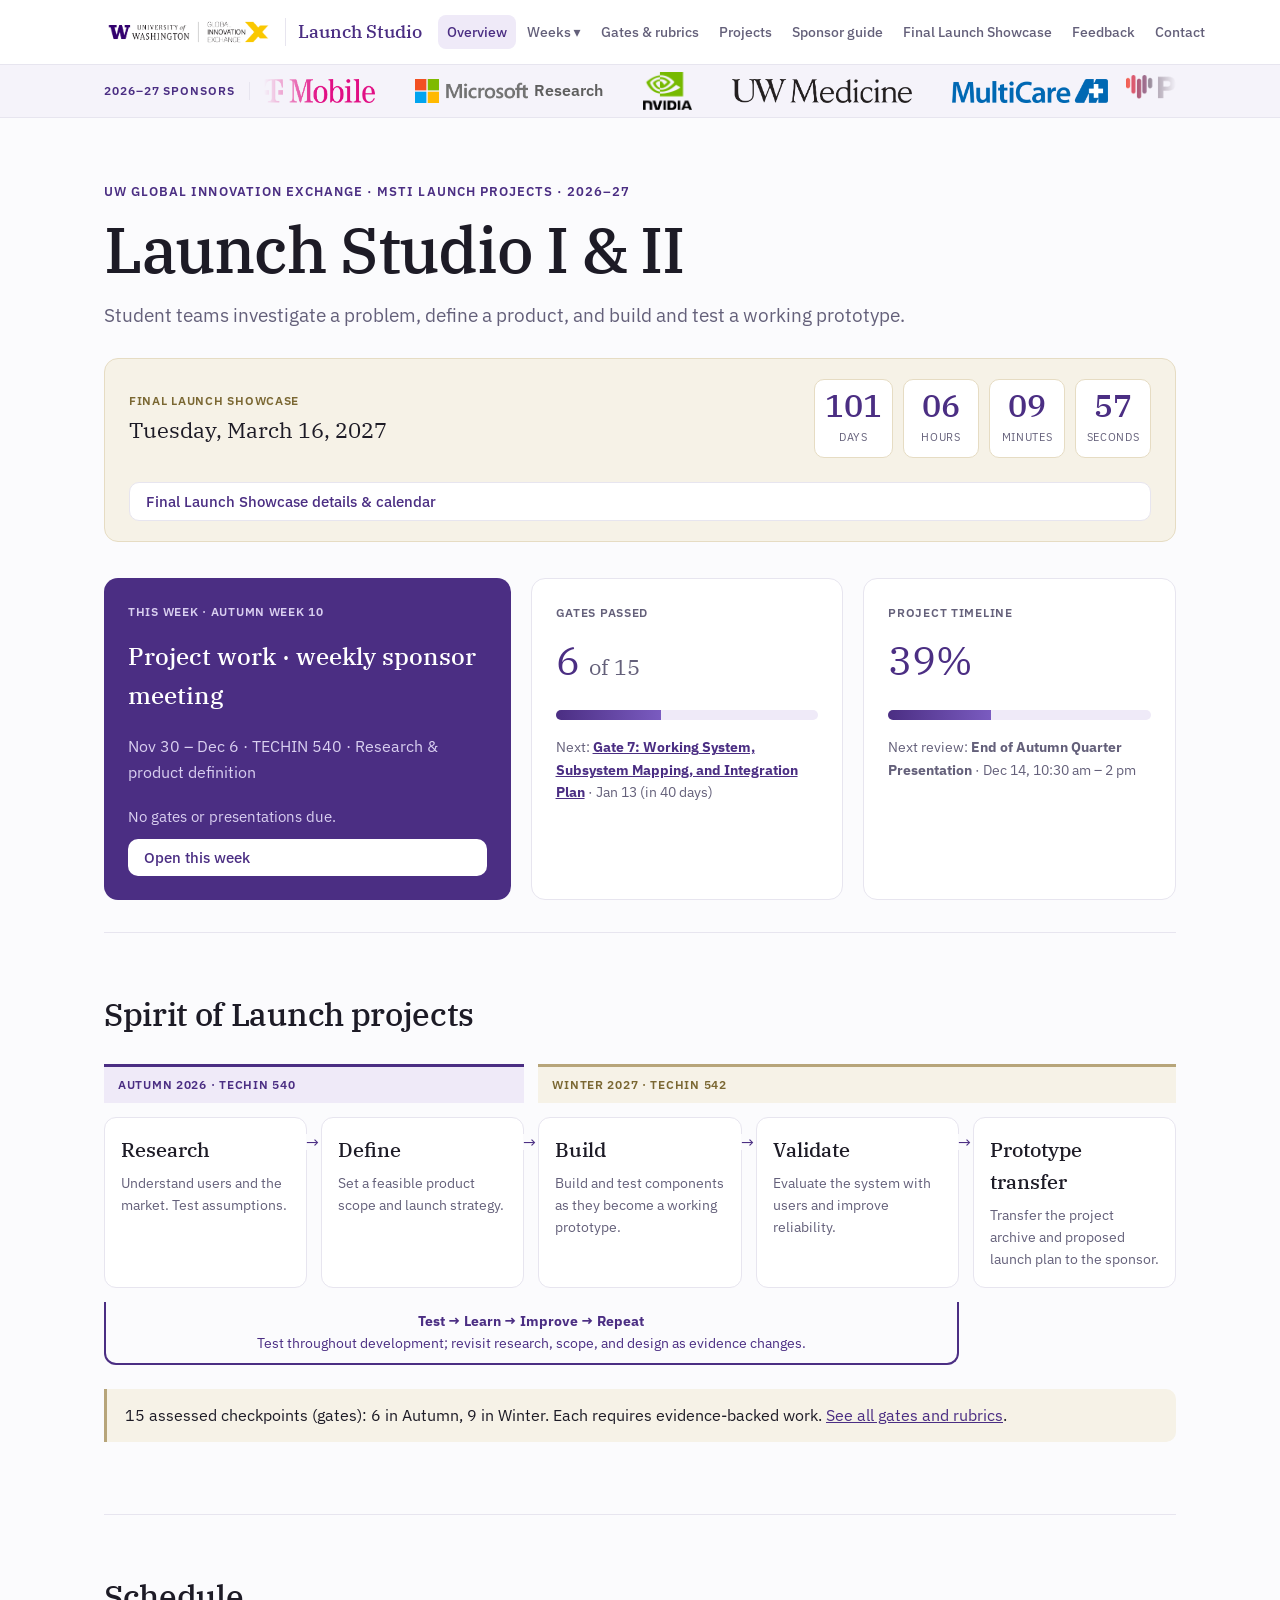
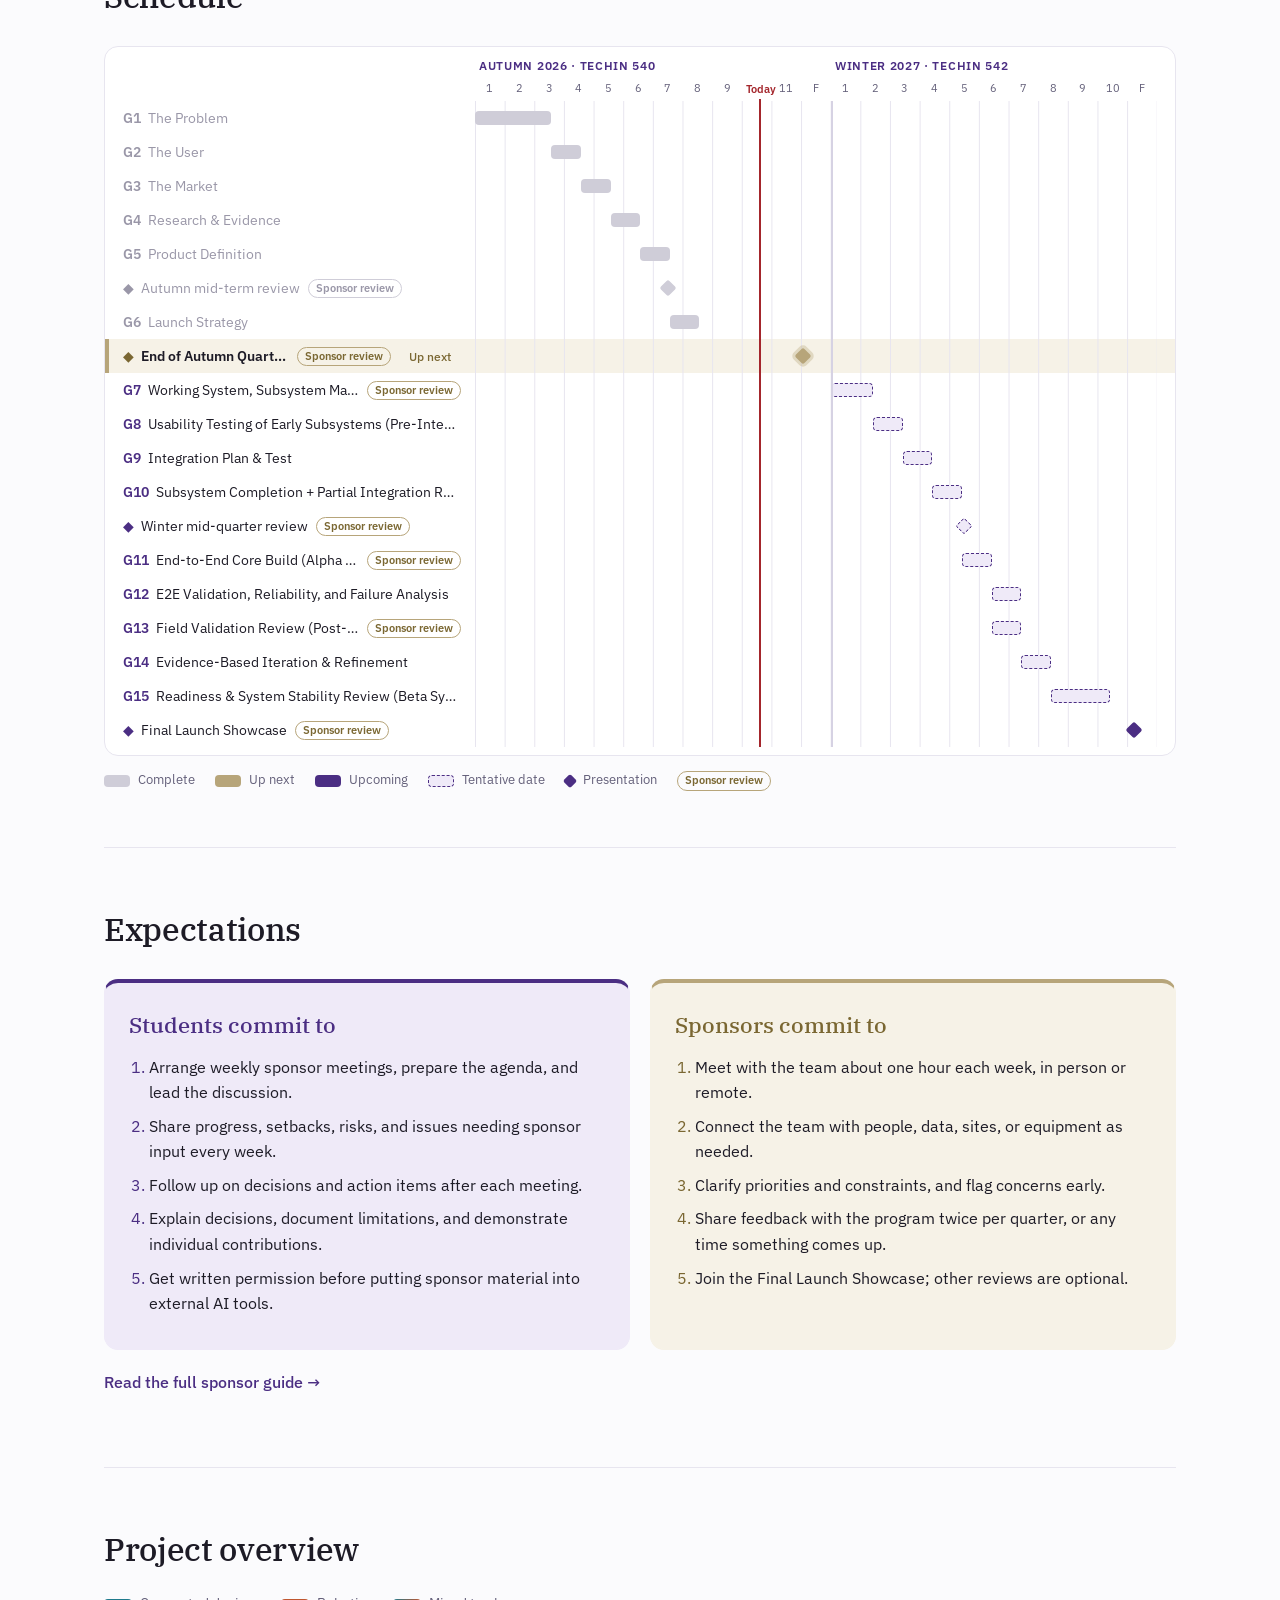
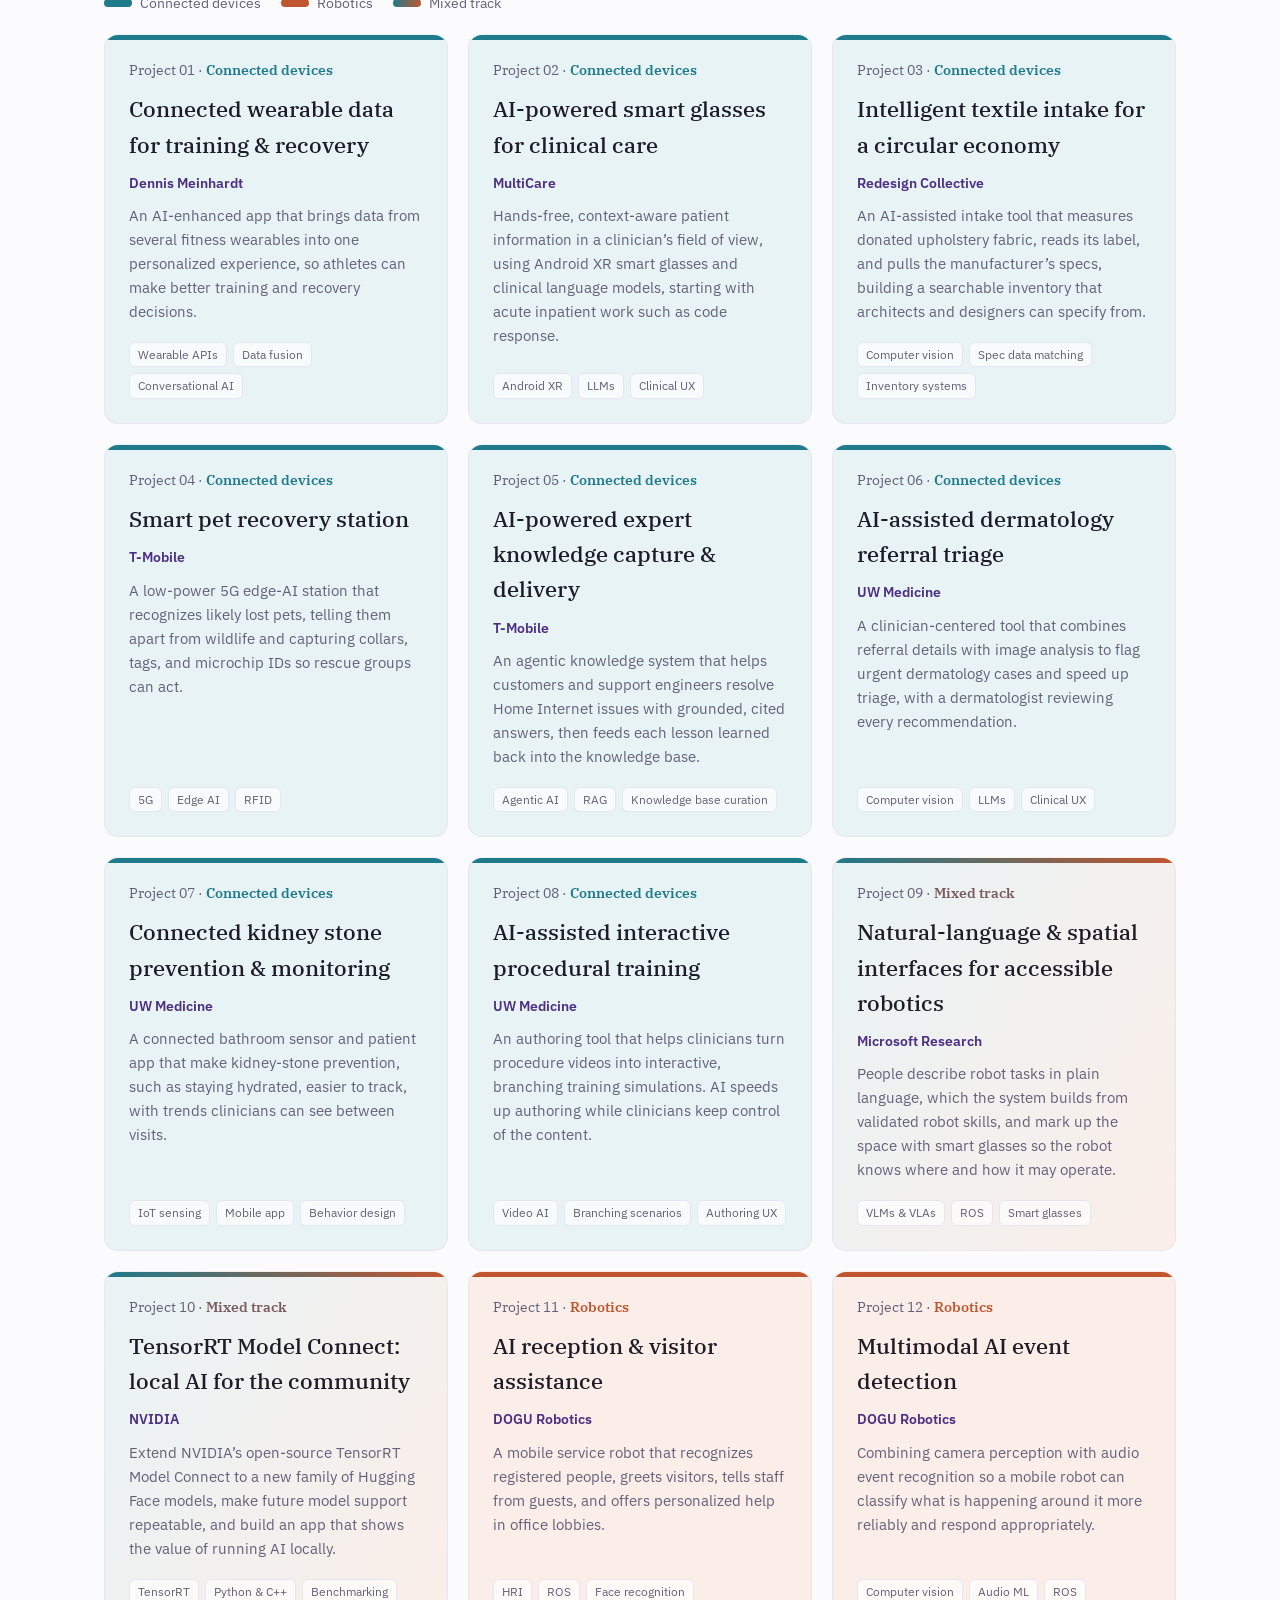
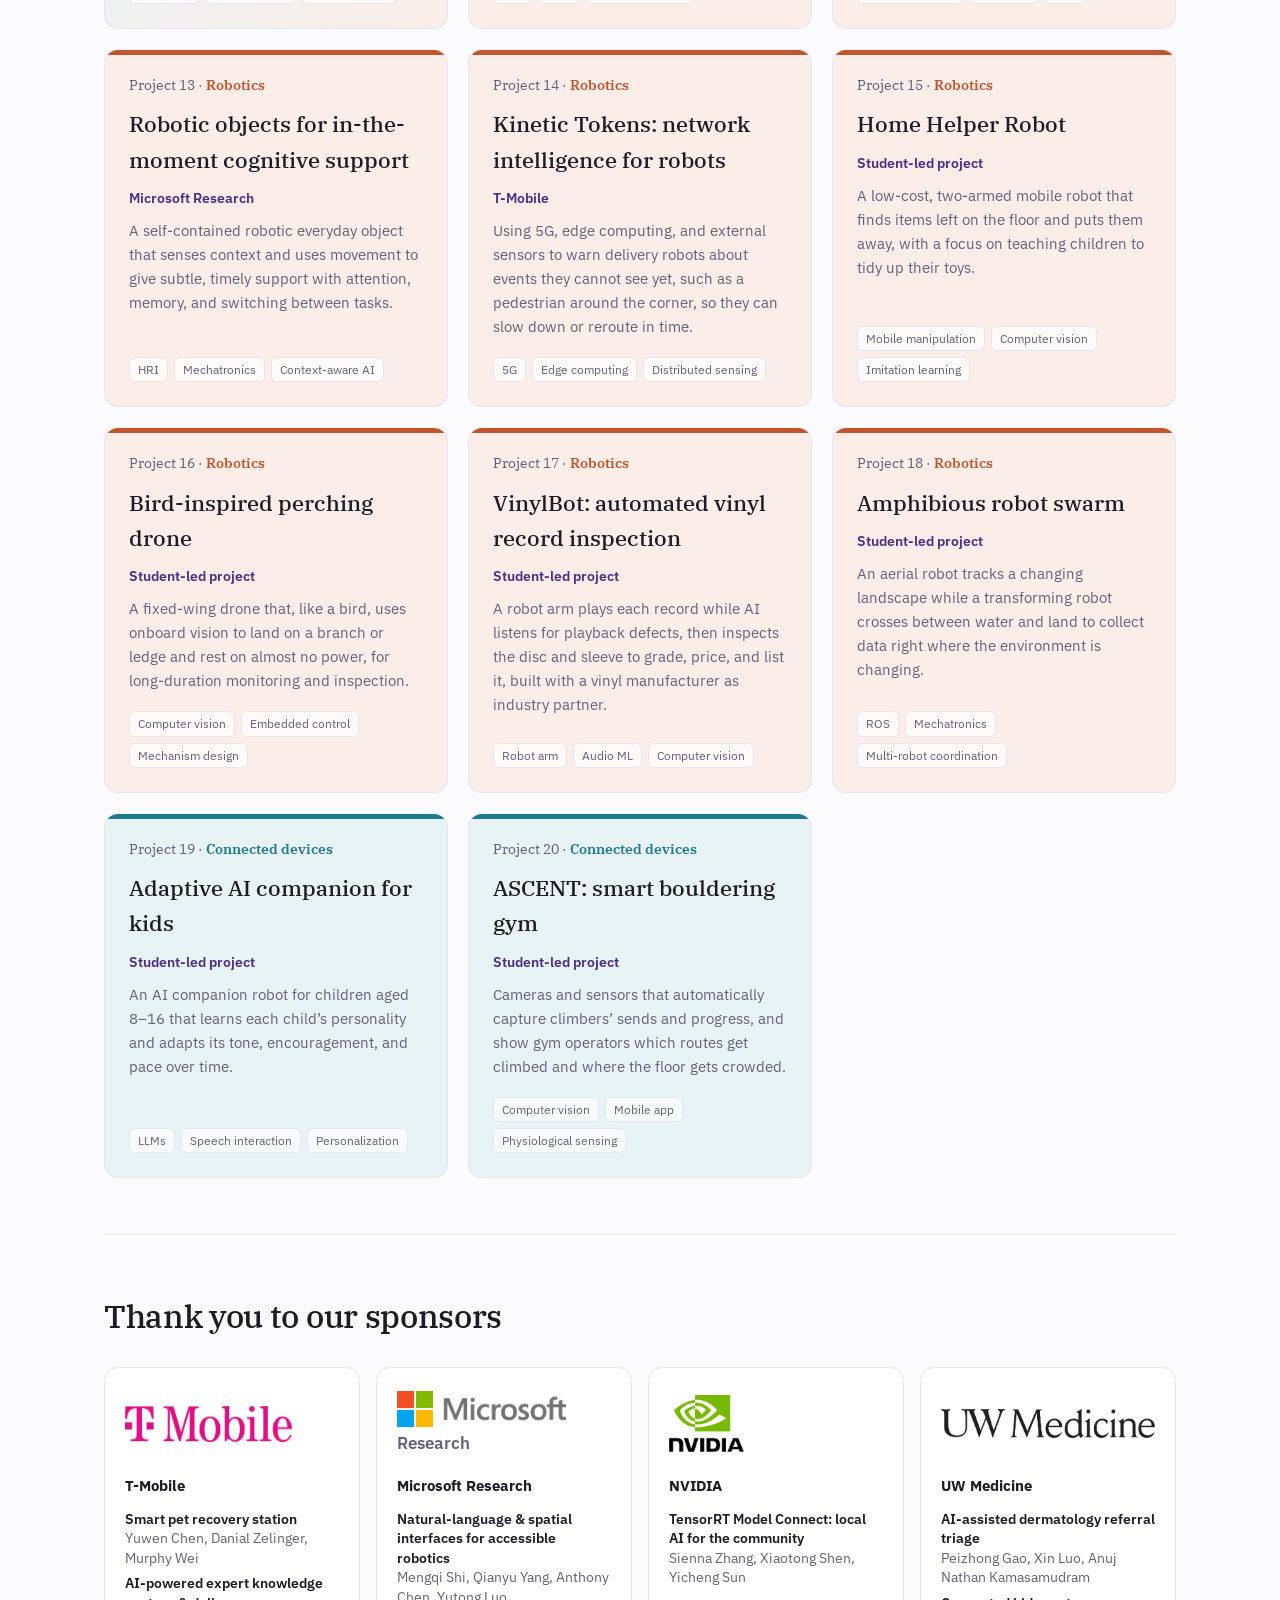
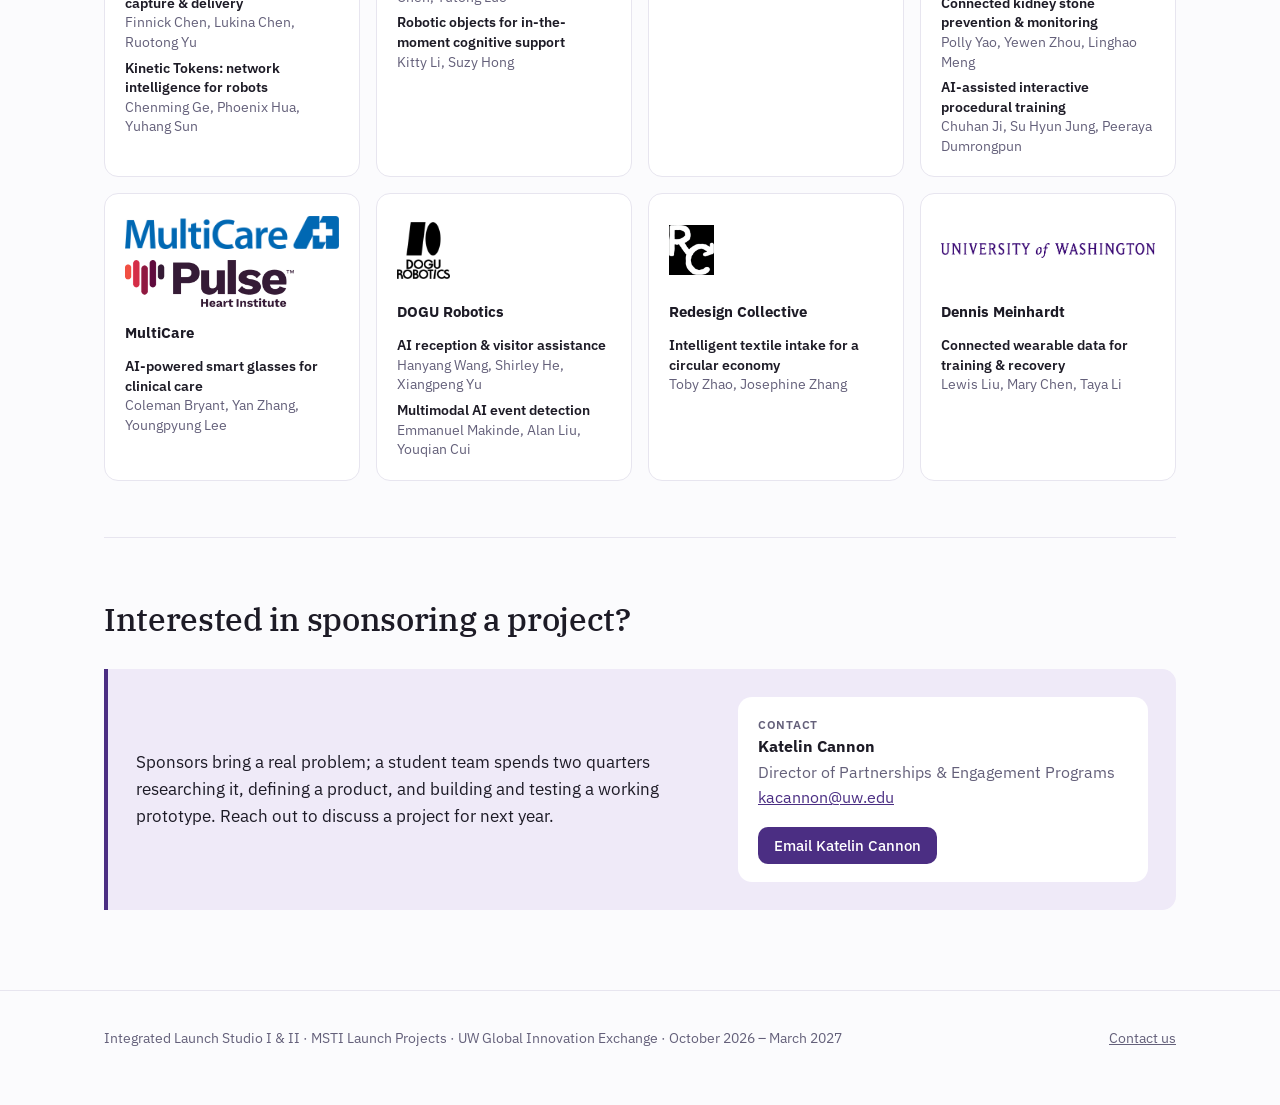
<file: index.html>
<!doctype html>
<html lang="en">
<head>
<meta charset="utf-8">
<meta name="viewport" content="width=device-width, initial-scale=1">
<title>Overview · Launch Studio</title>
<link rel="icon" href="assets/logos/logo.png">
<link rel="preconnect" href="https://fonts.googleapis.com">
<link href="https://fonts.googleapis.com/css2?family=IBM+Plex+Sans:wght@400;500;600;700&family=IBM+Plex+Serif:wght@400;500&display=swap" rel="stylesheet">
<link rel="stylesheet" href="assets/css/site.css">
</head>
<body data-page="home">
<main class="wrap">
  <div class="hero">
    <div class="eyebrow" id="eyebrow"></div>
    <h1 id="headline"></h1>
    <p class="lede one-line" id="tagline"></p>
    <div class="countdown" id="countdown" hidden></div>
    <div class="progress-grid" id="progress"></div>
  </div>

  <section>
    <h2>Spirit of Launch projects</h2>
    <div class="journey" id="journey"></div>
    <p class="callout" style="margin-top:24px" id="gate-note"></p>
  </section>

  <section>
    <h2>Schedule</h2>
    <div id="gantt"></div>
  </section>

  <section>
    <h2>Expectations</h2>
    <div class="two">
      <div class="box commit students"><h3>Students commit to</h3><ol id="exp-students"></ol></div>
      <div class="box commit sponsors"><h3>Sponsors commit to</h3><ol id="exp-sponsors"></ol></div>
    </div>
    <p style="margin-top:20px"><a class="link-arrow" href="sponsors.html">Read the full sponsor guide</a></p>
  </section>

  <section>
    <h2>Project overview</h2>
    <div id="track-legend"></div>
    <div class="cards" id="project-cards"></div>
  </section>

  <section class="thanks">
    <h2>Thank you to our sponsors</h2>
    <div class="thanks-grid" id="thanks"></div>
  </section>

  <section id="alumni" hidden>
    <h2>Where Launch projects go</h2>
    <p class="note">Outcomes from past cohorts and what sponsors said about working with a Launch team.</p>
    <div class="cards three" id="alumni-outcomes"></div>
    <div class="testimonials" id="alumni-quotes"></div>
  </section>

  <section>
    <h2>Interested in sponsoring a project?</h2>
    <div class="sponsor-cta" id="sponsor-cta"></div>
  </section>
</main>

<script src="assets/js/assignments.js"></script>
<script src="assets/js/data.js"></script>
<script src="assets/js/utils.js"></script>
<script src="assets/js/layout.js"></script>
<script src="assets/js/project-card.js"></script>
<script src="assets/js/home.js"></script>
<script src="assets/js/gantt.js"></script>
</body>
</html>
</file>
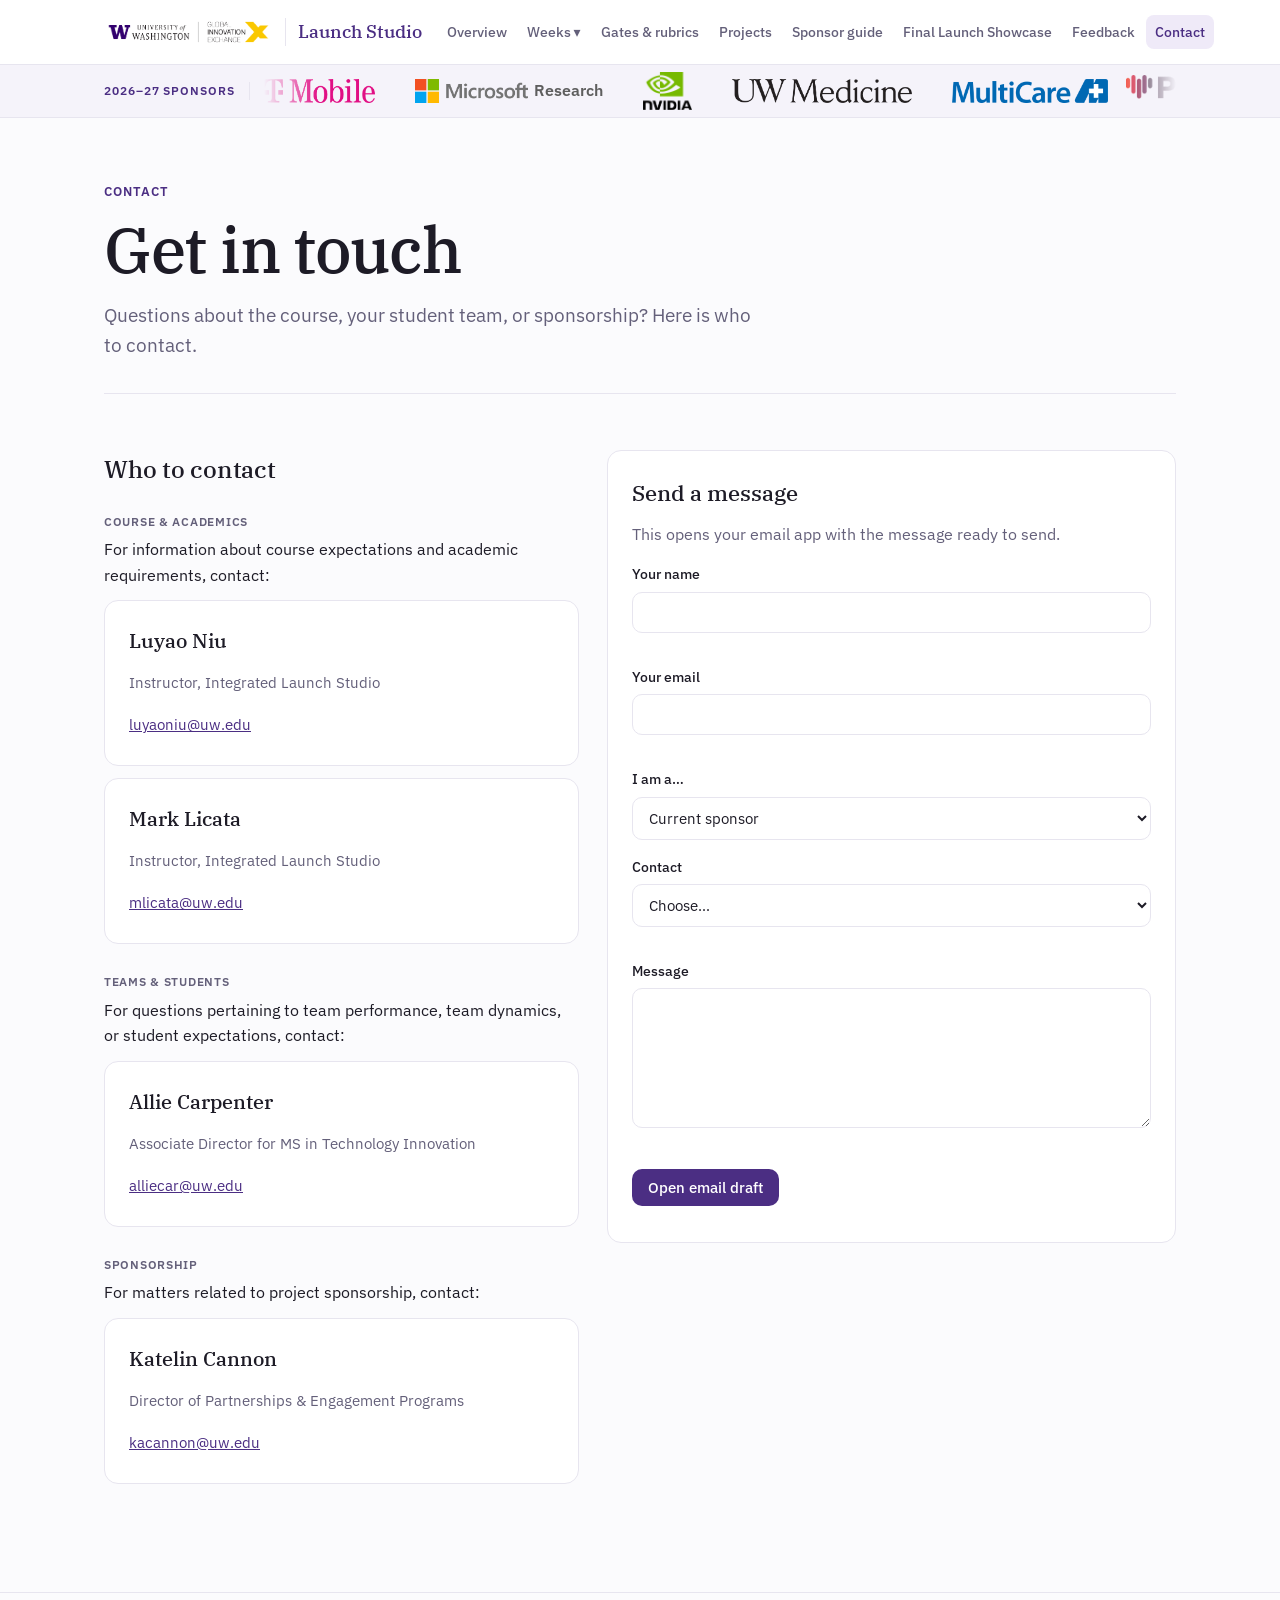
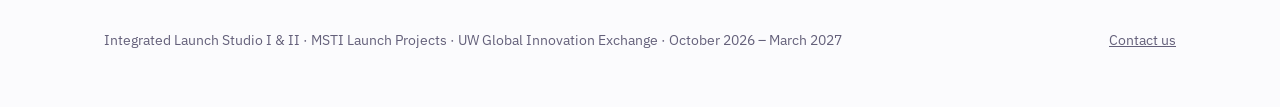
<file: contact.html>
<!doctype html>
<html lang="en">
<head>
<meta charset="utf-8">
<meta name="viewport" content="width=device-width, initial-scale=1">
<title>Contact · Launch Studio</title>
<link rel="icon" href="assets/logos/logo.png">
<link rel="preconnect" href="https://fonts.googleapis.com">
<link href="https://fonts.googleapis.com/css2?family=IBM+Plex+Sans:wght@400;500;600;700&family=IBM+Plex+Serif:wght@400;500&display=swap" rel="stylesheet">
<link rel="stylesheet" href="assets/css/site.css">
</head>
<body data-page="contact">
<main class="wrap">
  <div class="hero">
    <div class="eyebrow">Contact</div>
    <h1>Get in touch</h1>
    <p class="lede">Questions about the course, your student team, or sponsorship? Here is who to contact.</p>
  </div>
  <section>
    <div class="contact-grid">
      <div>
        <h2 style="font-size:24px">Who to contact</h2>
        <div id="contact-groups"></div>
      </div>
      <div class="box">
        <h3>Send a message</h3>
        <p class="muted" style="margin-top:0">This opens your email app with the message ready to send.</p>
        <form id="contact-form" novalidate>
          <div class="field"><label for="f-name">Your name</label><input id="f-name" name="name" autocomplete="name"><div class="field-error" id="e-name"></div></div>
          <div class="field"><label for="f-email">Your email</label><input id="f-email" name="email" type="email" autocomplete="email"><div class="field-error" id="e-email"></div></div>
          <div class="field"><label for="f-role">I am a…</label>
            <select id="f-role" name="role"><option>Current sponsor</option><option>Prospective sponsor</option><option>Other</option></select></div>
          <div class="field"><label for="f-recipient">Contact</label><select id="f-recipient" name="recipient"></select><div class="field-error" id="e-recipient"></div></div>
          <div class="field"><label for="f-message">Message</label><textarea id="f-message" name="message"></textarea><div class="field-error" id="e-message"></div></div>
          <button class="btn" type="submit">Open email draft</button>
          <div class="form-status" id="form-status" role="status"></div>
        </form>
      </div>
    </div>
  </section>
</main>

<script src="assets/js/assignments.js"></script>
<script src="assets/js/data.js"></script>
<script src="assets/js/utils.js"></script>
<script src="assets/js/layout.js"></script>
<script src="assets/js/contact.js"></script>
</body>
</html>
</file>
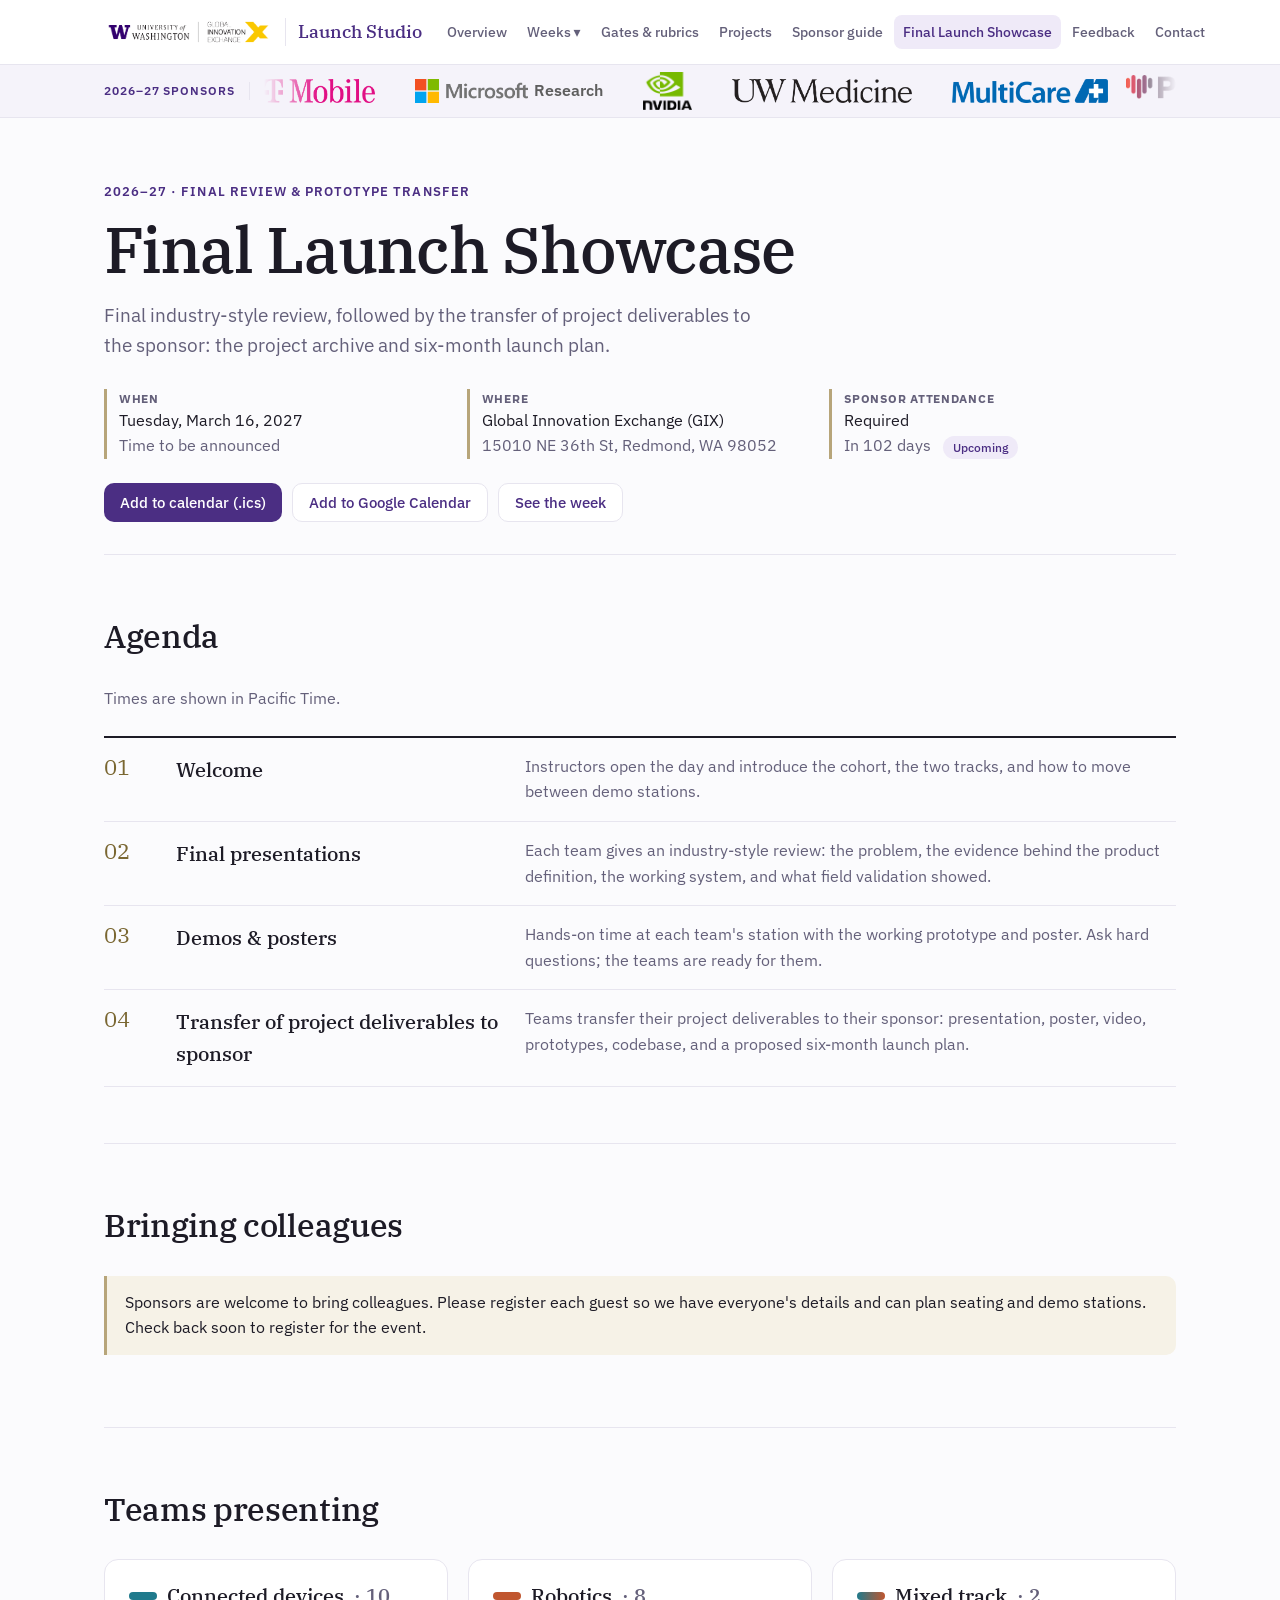
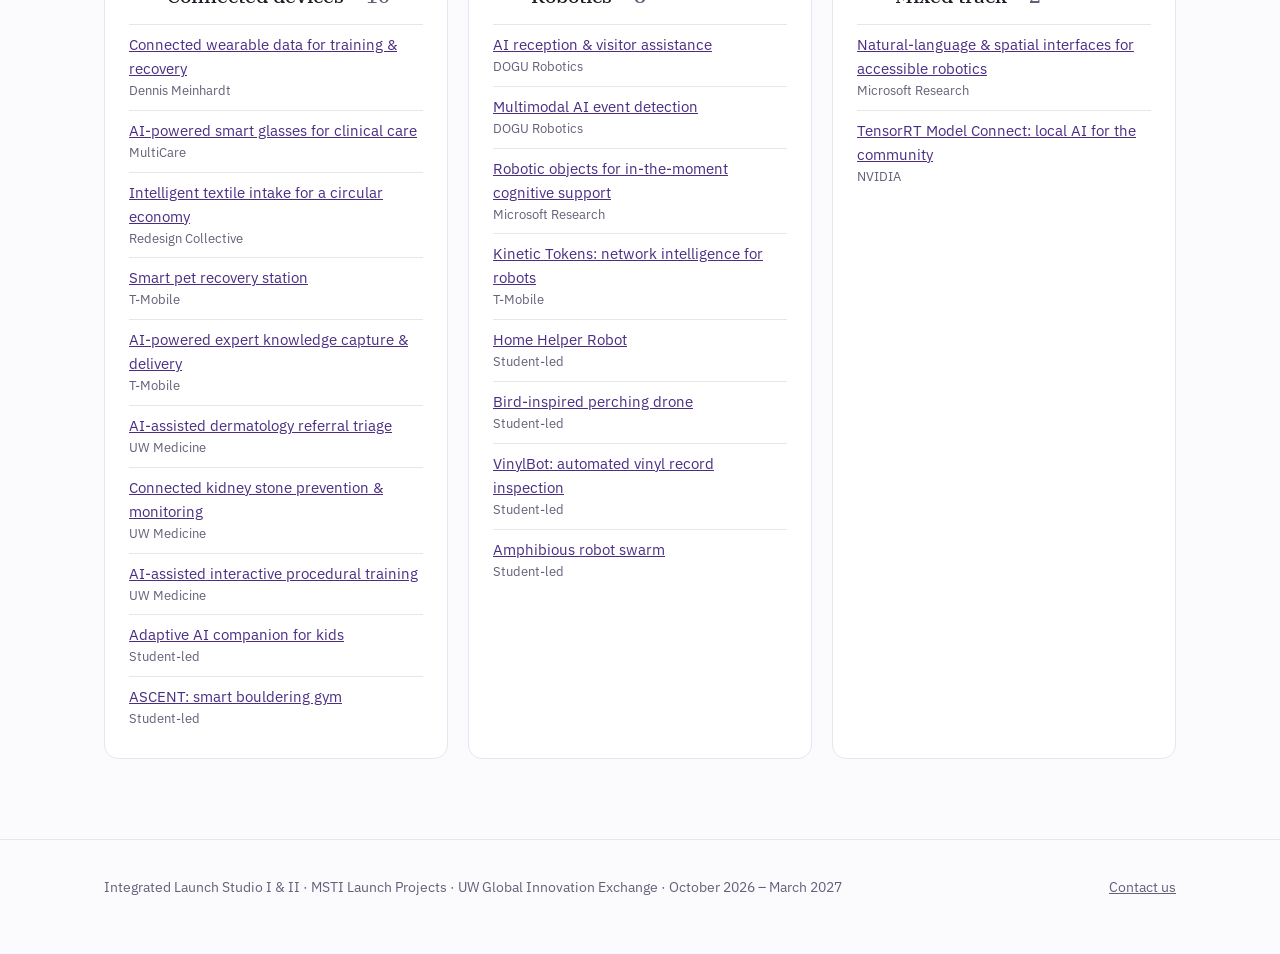
<file: demo.html>
<!doctype html>
<html lang="en">
<head>
<meta charset="utf-8">
<meta name="viewport" content="width=device-width, initial-scale=1">
<title>Final Launch Showcase · Launch Studio</title>
<link rel="icon" href="assets/logos/logo.png">
<link rel="preconnect" href="https://fonts.googleapis.com">
<link href="https://fonts.googleapis.com/css2?family=IBM+Plex+Sans:wght@400;500;600;700&family=IBM+Plex+Serif:wght@400;500&display=swap" rel="stylesheet">
<link rel="stylesheet" href="assets/css/site.css">
</head>
<body data-page="demo">
<main class="wrap" id="demo"></main>

<script src="assets/js/assignments.js"></script>
<script src="assets/js/data.js"></script>
<script src="assets/js/utils.js"></script>
<script src="assets/js/layout.js"></script>
<script src="assets/js/project-card.js"></script>
<script src="assets/js/demo.js"></script>
</body>
</html>
</file>
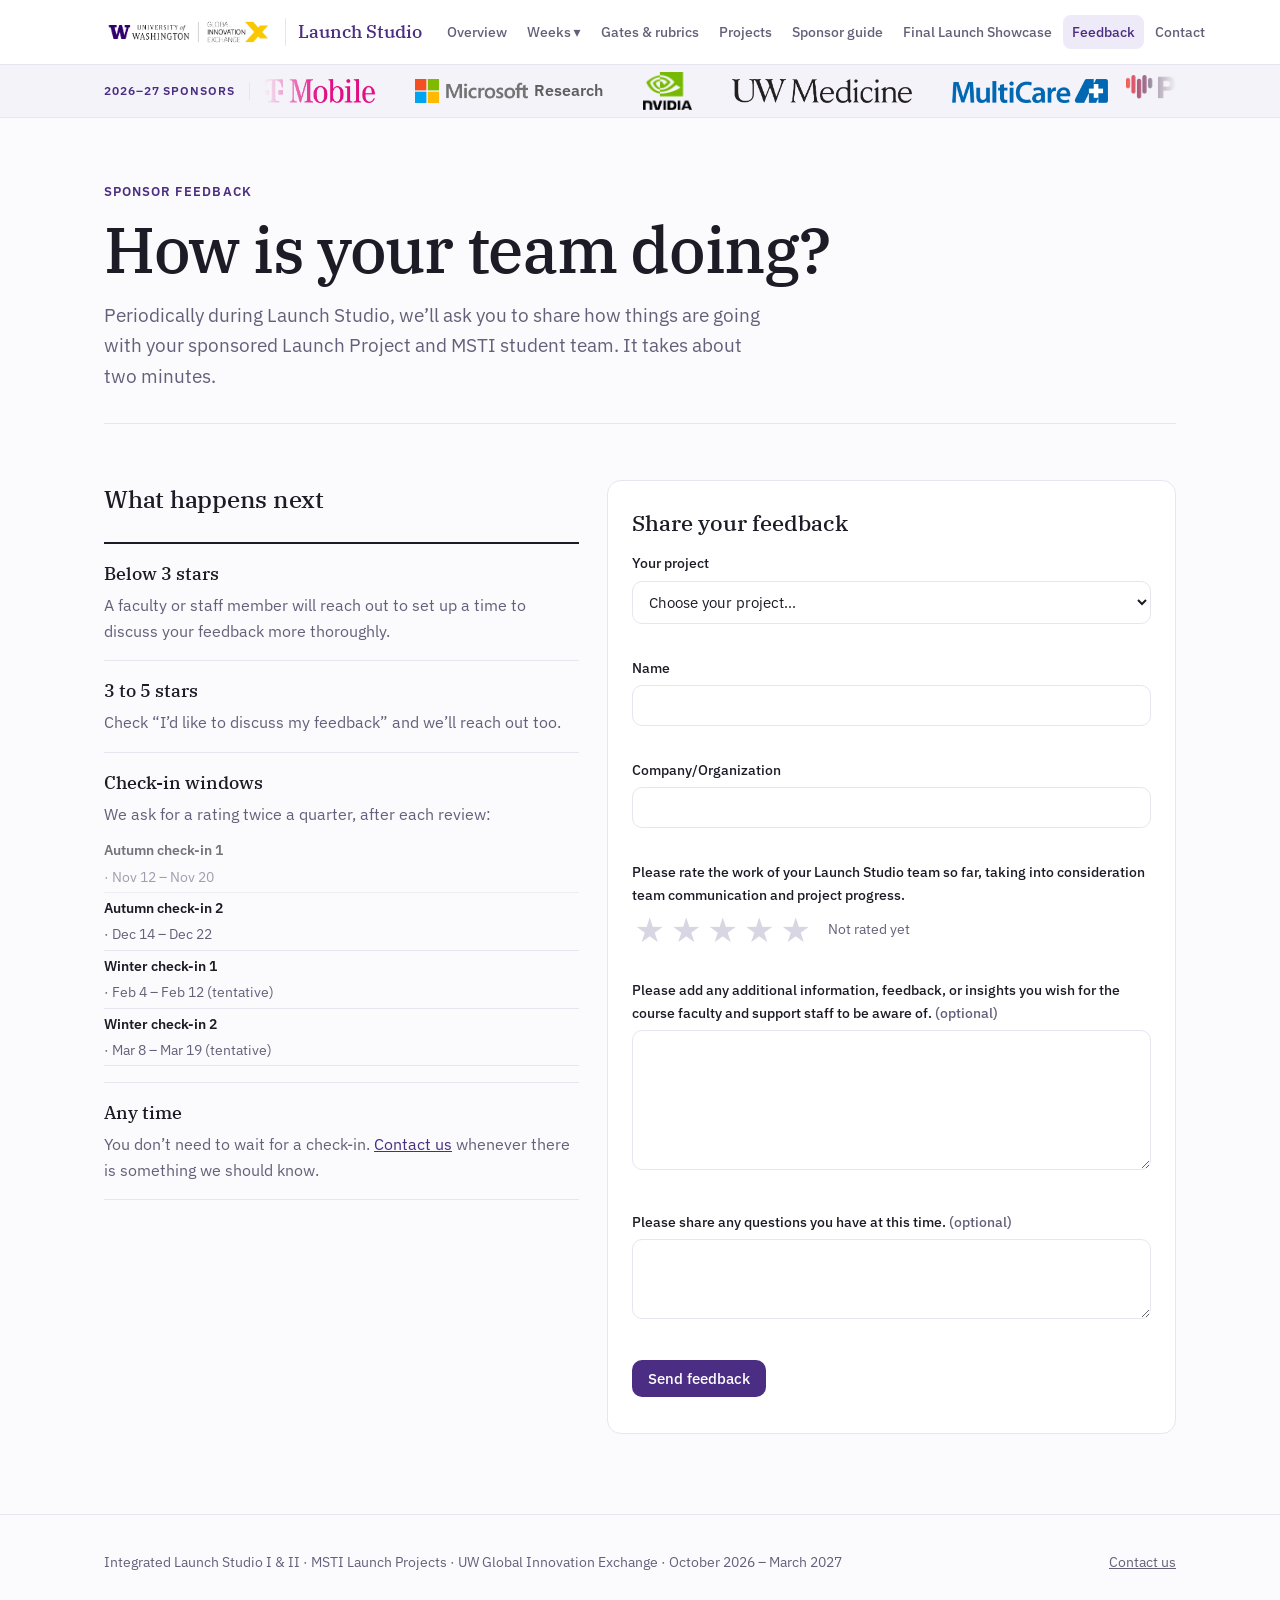
<file: feedback.html>
<!doctype html>
<html lang="en">
<head>
<meta charset="utf-8">
<meta name="viewport" content="width=device-width, initial-scale=1">
<title>Sponsor feedback · Launch Studio</title>
<link rel="icon" href="assets/logos/logo.png">
<link rel="preconnect" href="https://fonts.googleapis.com">
<link href="https://fonts.googleapis.com/css2?family=IBM+Plex+Sans:wght@400;500;600;700&family=IBM+Plex+Serif:wght@400;500&display=swap" rel="stylesheet">
<link rel="stylesheet" href="assets/css/site.css">
</head>
<body data-page="feedback">
<main class="wrap">
  <div class="hero">
    <div class="eyebrow">Sponsor feedback</div>
    <h1>How is your team doing?</h1>
    <p class="lede">Periodically during Launch Studio, we’ll ask you to share how things are going with your sponsored Launch Project and MSTI student team. It takes about two minutes.</p>
  </div>
  <section>
    <div class="contact-grid">
      <div>
        <h2 style="font-size:24px">What happens next</h2>
        <ul class="rows feedback-steps">
          <li><h3>Below 3 stars</h3><p>A faculty or staff member will reach out to set up a time to discuss your feedback more thoroughly.</p></li>
          <li><h3>3 to 5 stars</h3><p>Check “I’d like to discuss my feedback” and we’ll reach out too.</p></li>
          <li><h3>Check-in windows</h3><div><p>We ask for a rating twice a quarter, after each review:</p><ul class="windows" id="windows"></ul></div></li>
          <li><h3>Any time</h3><p>You don’t need to wait for a check-in. <a href="contact.html">Contact us</a> whenever there is something we should know.</p></li>
        </ul>
      </div>
      <div class="box" id="feedback-box">
        <h3>Share your feedback</h3>
        <form id="feedback-form" novalidate>
          <div class="field"><label for="f-project">Your project</label>
            <select id="f-project" name="project" aria-describedby="e-project"></select><div class="field-error" id="e-project"></div></div>
          <div class="field"><label for="f-name">Name</label>
            <input id="f-name" name="name" autocomplete="name" aria-describedby="e-name"><div class="field-error" id="e-name"></div></div>
          <div class="field"><label for="f-organization">Company/Organization</label>
            <input id="f-organization" name="organization" autocomplete="organization" aria-describedby="e-organization"><div class="field-error" id="e-organization"></div></div>

          <fieldset class="field rating" id="f-rating" aria-describedby="e-rating">
            <legend>Please rate the work of your Launch Studio team so far, taking into consideration team communication and project progress.</legend>
            <div class="stars" id="stars"></div>
            <span class="star-caption" id="rating-caption" aria-live="polite">Not rated yet</span>
            <div class="field-error" id="e-rating"></div>
          </fieldset>
          <p class="followup" id="followup-low" hidden>Thank you for letting us know. A faculty or staff member will reach out to set up a time to discuss your feedback.</p>
          <label class="check" id="followup-ask" hidden><input type="checkbox" name="discuss"> I’d like to discuss my feedback with a faculty or staff member.</label>

          <div class="field"><label for="f-comments">Please add any additional information, feedback, or insights you wish for the course faculty and support staff to be aware of. <span class="muted">(optional)</span></label>
            <textarea id="f-comments" name="comments" aria-describedby="e-comments"></textarea><div class="field-error" id="e-comments"></div></div>
          <div class="field"><label for="f-questions">Please share any questions you have at this time. <span class="muted">(optional)</span></label>
            <textarea id="f-questions" name="questions" class="short" aria-describedby="e-questions"></textarea><div class="field-error" id="e-questions"></div></div>

          <!-- Spam trap: hidden from people, but bots that fill every field give themselves away. -->
          <div class="hp" aria-hidden="true"><label for="f-website">Website</label><input id="f-website" name="website" tabindex="-1" autocomplete="off"></div>

          <button class="btn" type="submit" id="submit">Send feedback</button>
          <div class="form-status" id="form-status" role="status"></div>
          <div class="fallback" id="fallback" hidden>
            <a class="btn ghost" id="fallback-email" href="#">Open email draft</a>
            <button class="btn ghost" type="button" id="fallback-copy">Copy my answers</button>
          </div>
        </form>
      </div>
    </div>
  </section>
</main>

<script src="assets/js/assignments.js"></script>
<script src="assets/js/data.js"></script>
<script src="assets/js/utils.js"></script>
<script src="assets/js/layout.js"></script>
<script src="assets/js/feedback-form.js"></script>
<script src="assets/js/feedback.js"></script>
</body>
</html>
</file>
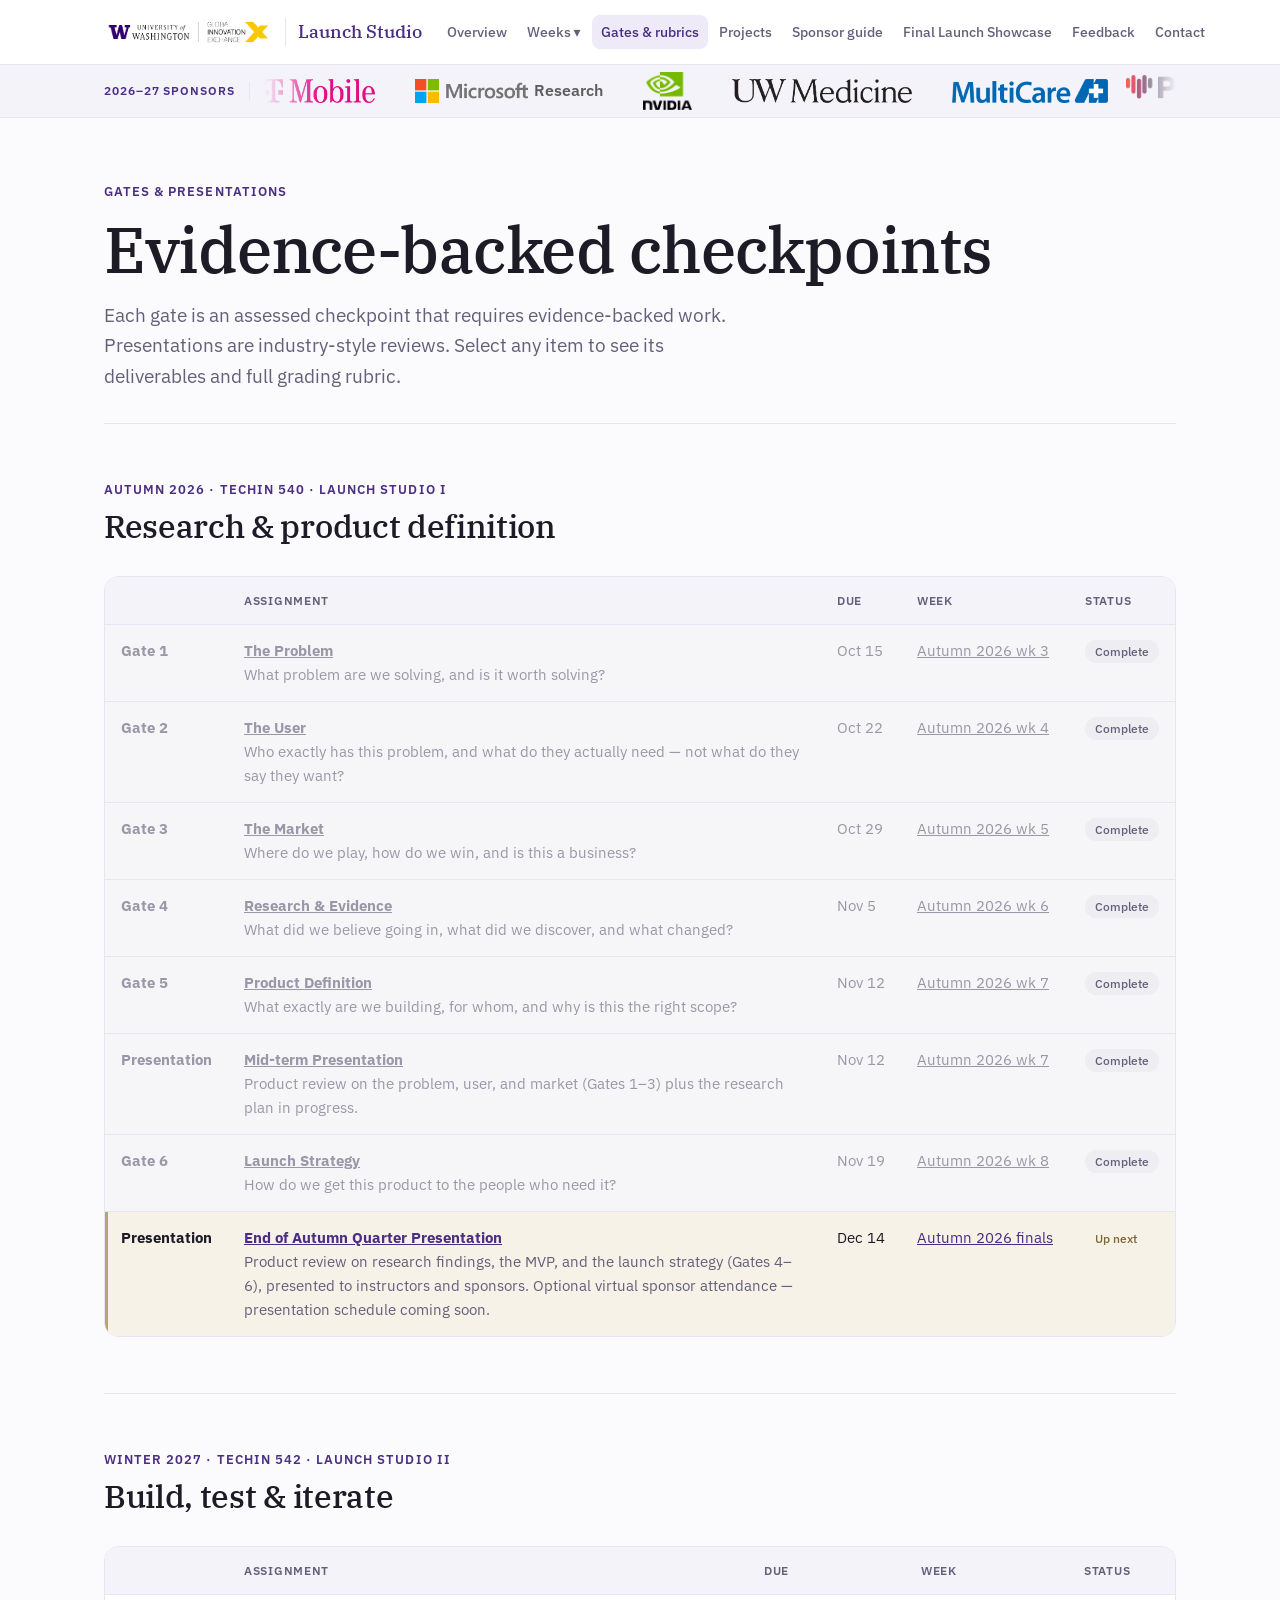
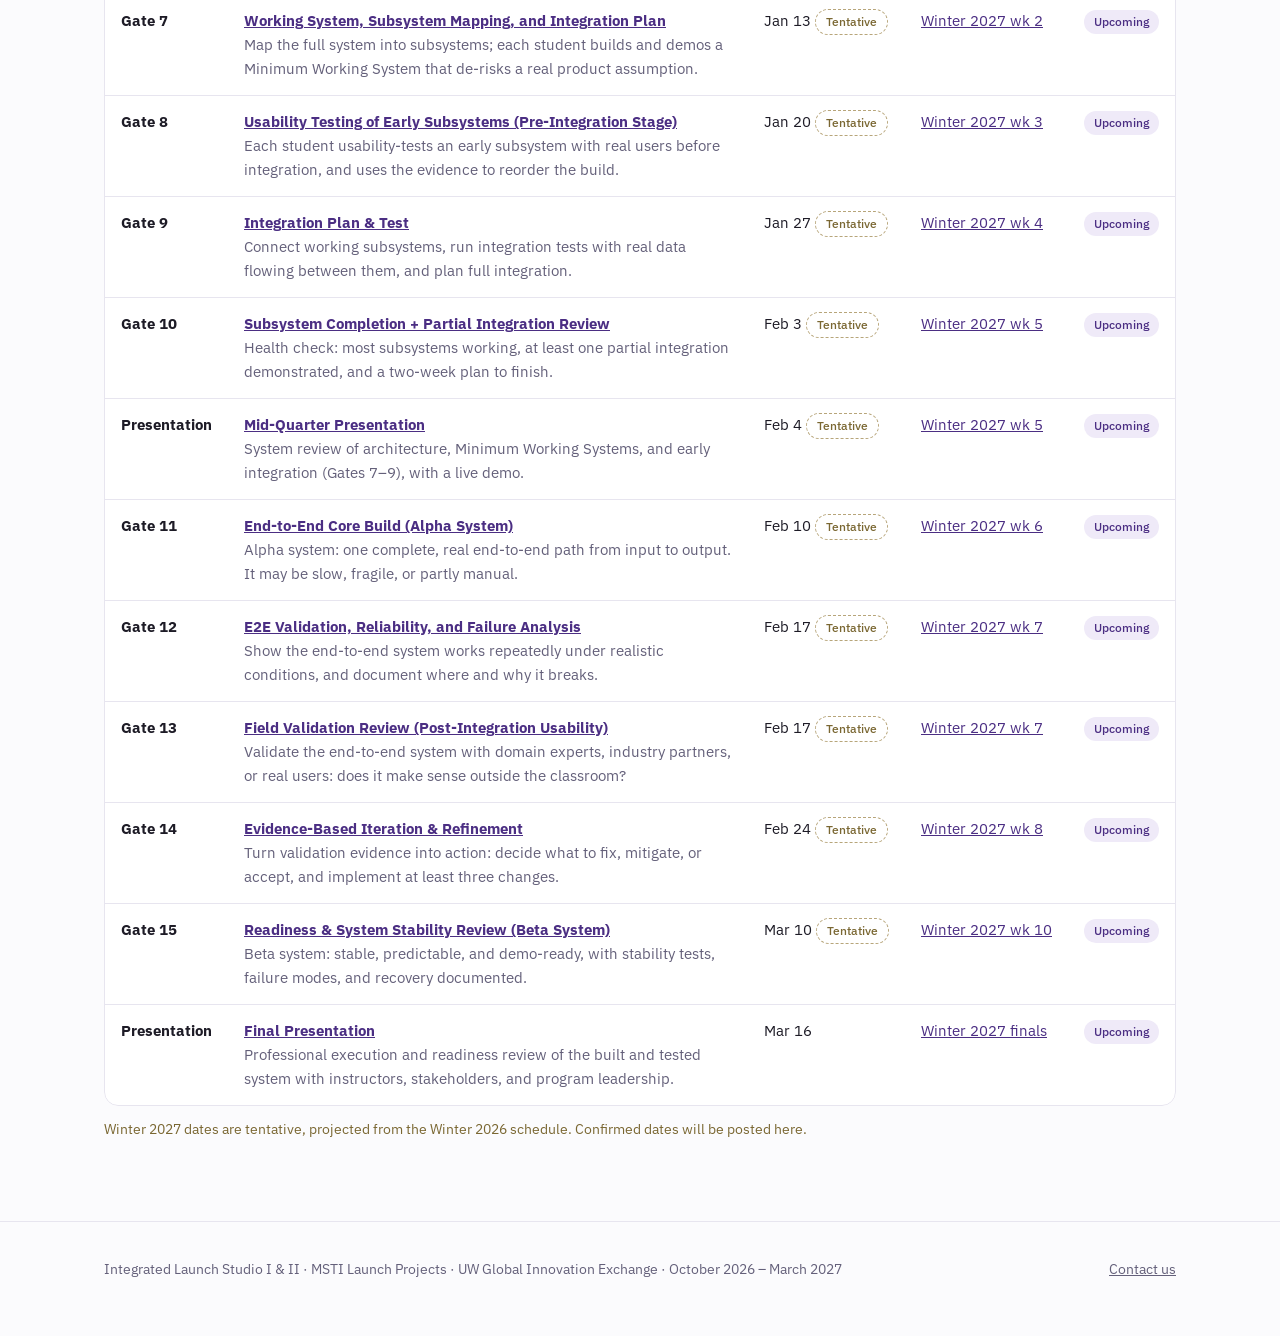
<file: gates.html>
<!doctype html>
<html lang="en">
<head>
<meta charset="utf-8">
<meta name="viewport" content="width=device-width, initial-scale=1">
<title>Gates &amp; rubrics · Launch Studio</title>
<link rel="icon" href="assets/logos/logo.png">
<link rel="preconnect" href="https://fonts.googleapis.com">
<link href="https://fonts.googleapis.com/css2?family=IBM+Plex+Sans:wght@400;500;600;700&family=IBM+Plex+Serif:wght@400;500&display=swap" rel="stylesheet">
<link rel="stylesheet" href="assets/css/site.css">
</head>
<body data-page="gates">
<main class="wrap">
  <div class="hero">
    <div class="eyebrow">Gates &amp; presentations</div>
    <h1>Evidence-backed checkpoints</h1>
    <p class="lede">Each gate is an assessed checkpoint that requires evidence-backed work. Presentations are industry-style reviews. Select any item to see its deliverables and full grading rubric.</p>
  </div>
  <div id="quarters"></div>
</main>

<script src="assets/js/assignments.js"></script>
<script src="assets/js/data.js"></script>
<script src="assets/js/utils.js"></script>
<script src="assets/js/layout.js"></script>
<script src="assets/js/gates.js"></script>
</body>
</html>
</file>
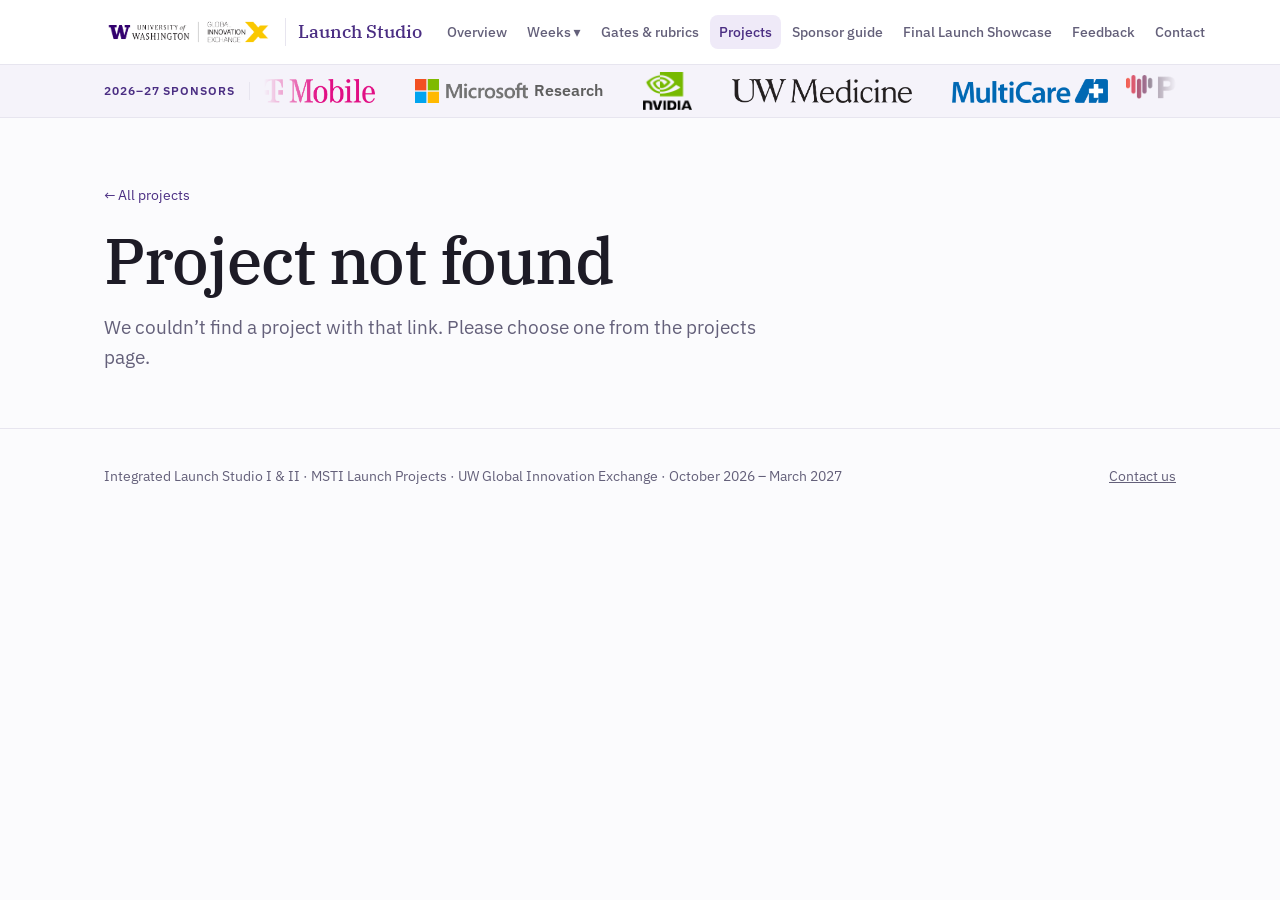
<file: project.html>
<!doctype html>
<html lang="en">
<head>
<meta charset="utf-8">
<meta name="viewport" content="width=device-width, initial-scale=1">
<title>Project · Launch Studio</title>
<link rel="icon" href="assets/logos/logo.png">
<link rel="preconnect" href="https://fonts.googleapis.com">
<link href="https://fonts.googleapis.com/css2?family=IBM+Plex+Sans:wght@400;500;600;700&family=IBM+Plex+Serif:wght@400;500&display=swap" rel="stylesheet">
<link rel="stylesheet" href="assets/css/site.css">
</head>
<body data-page="projects">
<main class="wrap" id="project"></main>

<script src="assets/js/assignments.js"></script>
<script src="assets/js/data.js"></script>
<script src="assets/js/utils.js"></script>
<script src="assets/js/layout.js"></script>
<script src="assets/js/project.js"></script>
</body>
</html>
</file>
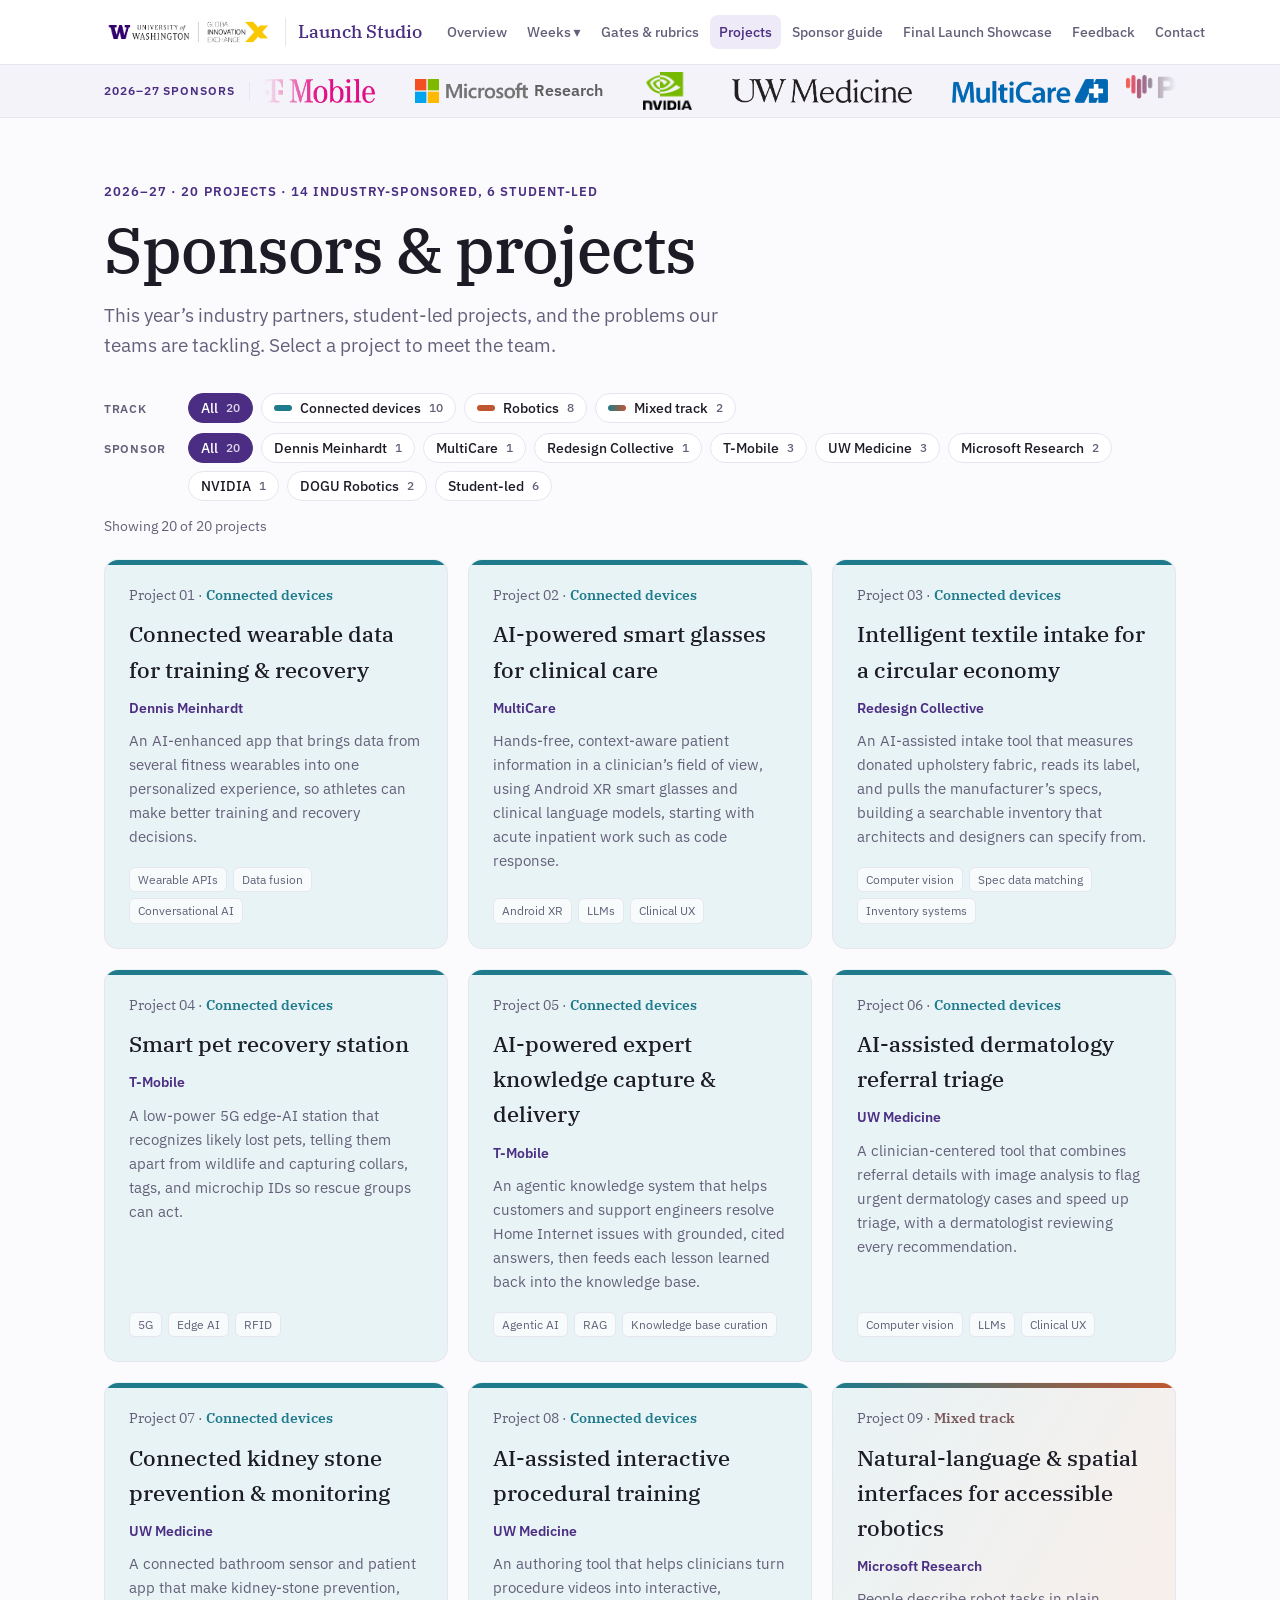
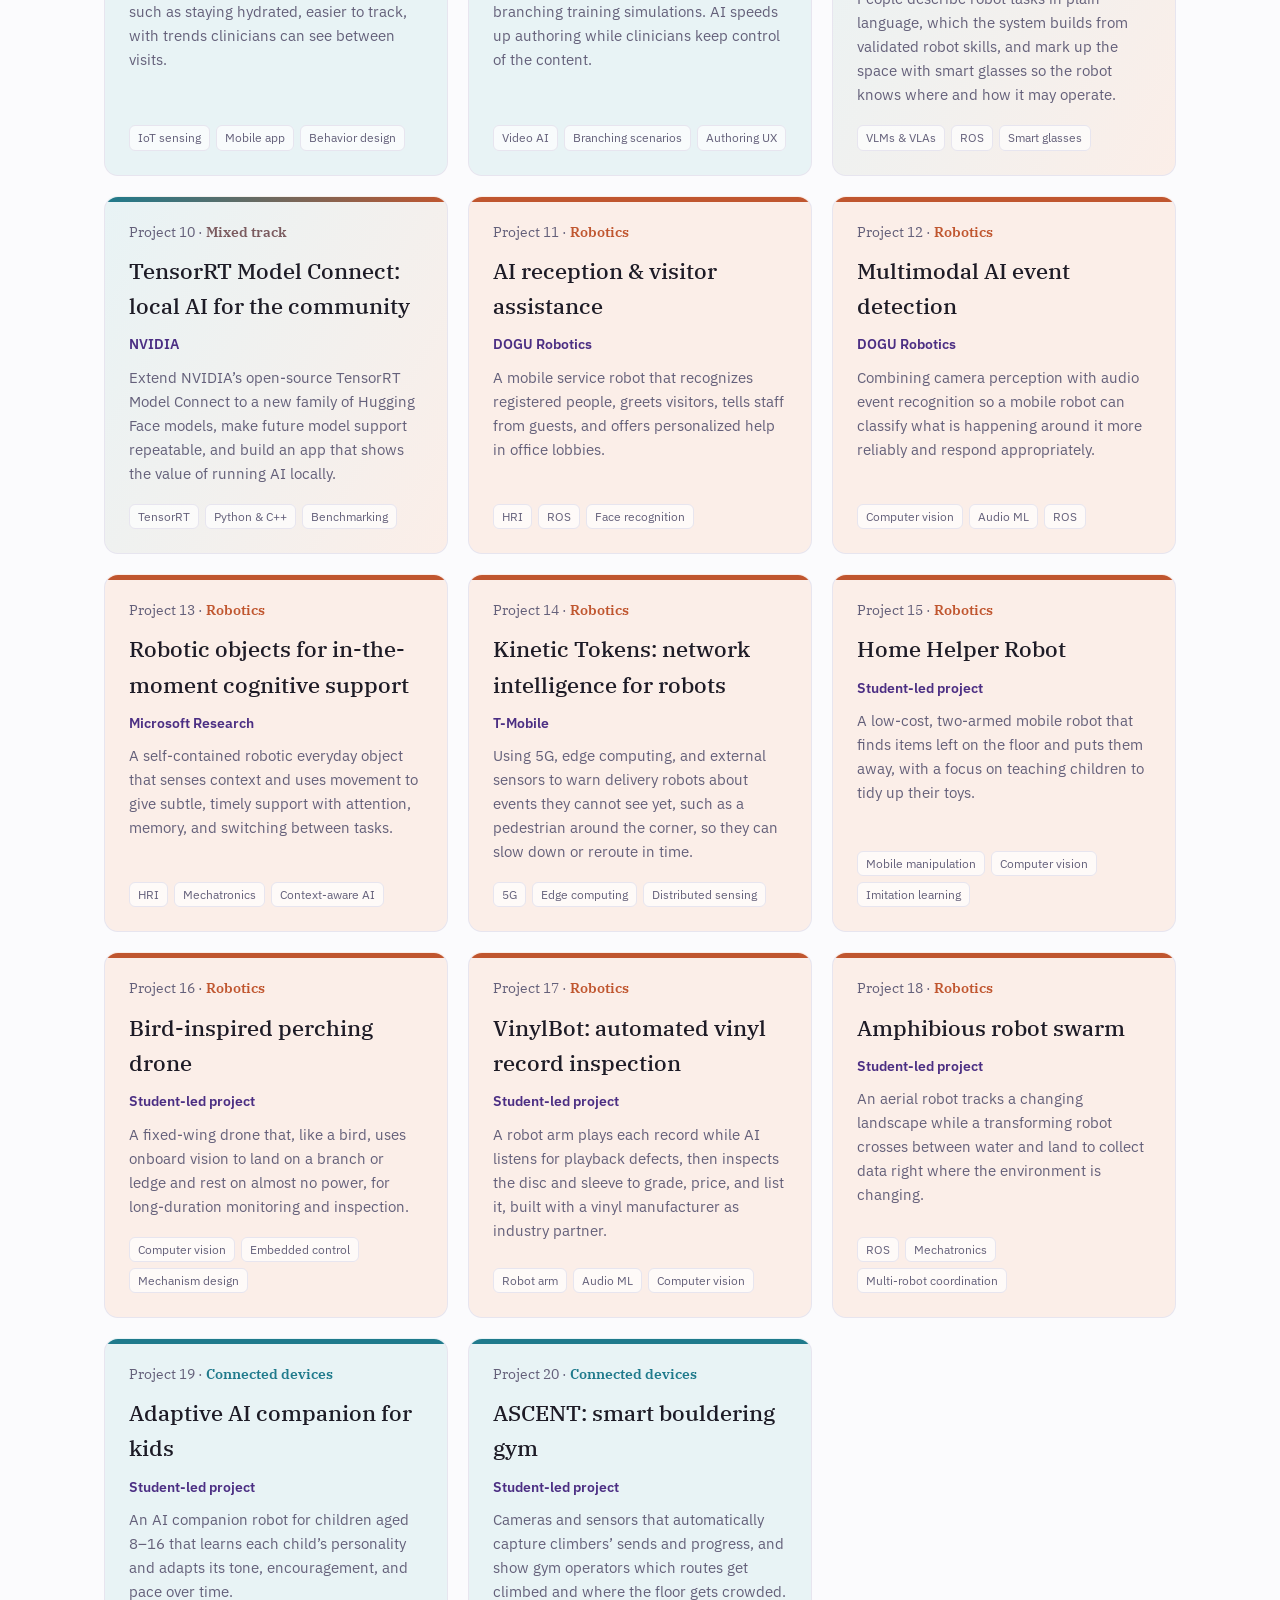
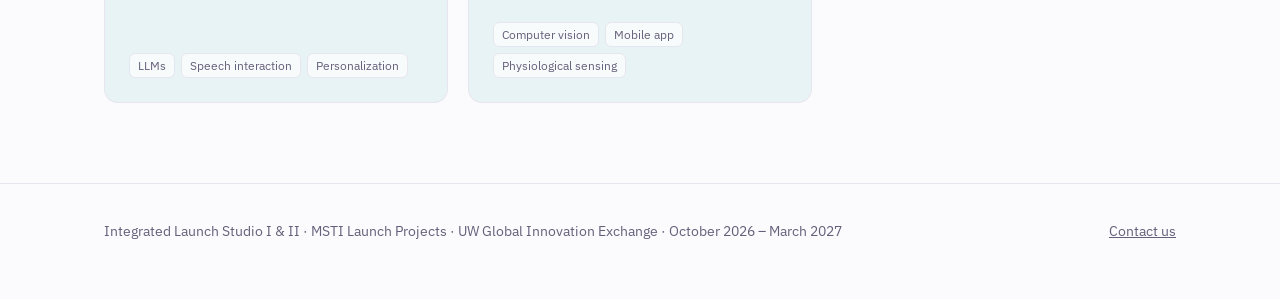
<file: projects.html>
<!doctype html>
<html lang="en">
<head>
<meta charset="utf-8">
<meta name="viewport" content="width=device-width, initial-scale=1">
<title>Projects · Launch Studio</title>
<link rel="icon" href="assets/logos/logo.png">
<link rel="preconnect" href="https://fonts.googleapis.com">
<link href="https://fonts.googleapis.com/css2?family=IBM+Plex+Sans:wght@400;500;600;700&family=IBM+Plex+Serif:wght@400;500&display=swap" rel="stylesheet">
<link rel="stylesheet" href="assets/css/site.css">
</head>
<body data-page="projects">
<main class="wrap">
  <div class="hero">
    <div class="eyebrow" id="eyebrow"></div>
    <h1>Sponsors &amp; projects</h1>
    <p class="lede">This year’s industry partners, student-led projects, and the problems our teams are tackling. Select a project to meet the team.</p>
  </div>
  <section style="border-top:0;padding-top:8px">
    <div class="project-filters" id="project-filters" aria-label="Filter projects"></div>
    <div class="cards" id="cards"></div>
    <p class="empty" id="cards-empty" hidden>No projects match these filters.</p>
  </section>
</main>

<script src="assets/js/assignments.js"></script>
<script src="assets/js/data.js"></script>
<script src="assets/js/utils.js"></script>
<script src="assets/js/layout.js"></script>
<script src="assets/js/project-card.js"></script>
<script src="assets/js/project-filter.js"></script>
<script>
  (function () {
    const { D } = window.Site;
    const sponsored = D.projects.filter((p) => !p.studentLed).length;
    document.getElementById("eyebrow").textContent =
      `${D.year} · ${D.projects.length} projects · ${sponsored} industry-sponsored, ${D.projects.length - sponsored} student-led`;
    document.getElementById("cards").innerHTML = D.projects.map(window.projectCard).join("");
    window.mountProjectFilter({
      projects: D.projects,
      trackOrder: window.projectTracks.map((t) => t.name),
      trackClass: window.projectTrackClass,
      controls: document.getElementById("project-filters"),
      cards: document.getElementById("cards"),
      empty: document.getElementById("cards-empty"),
    });
  })();
</script>
</body>
</html>
</file>
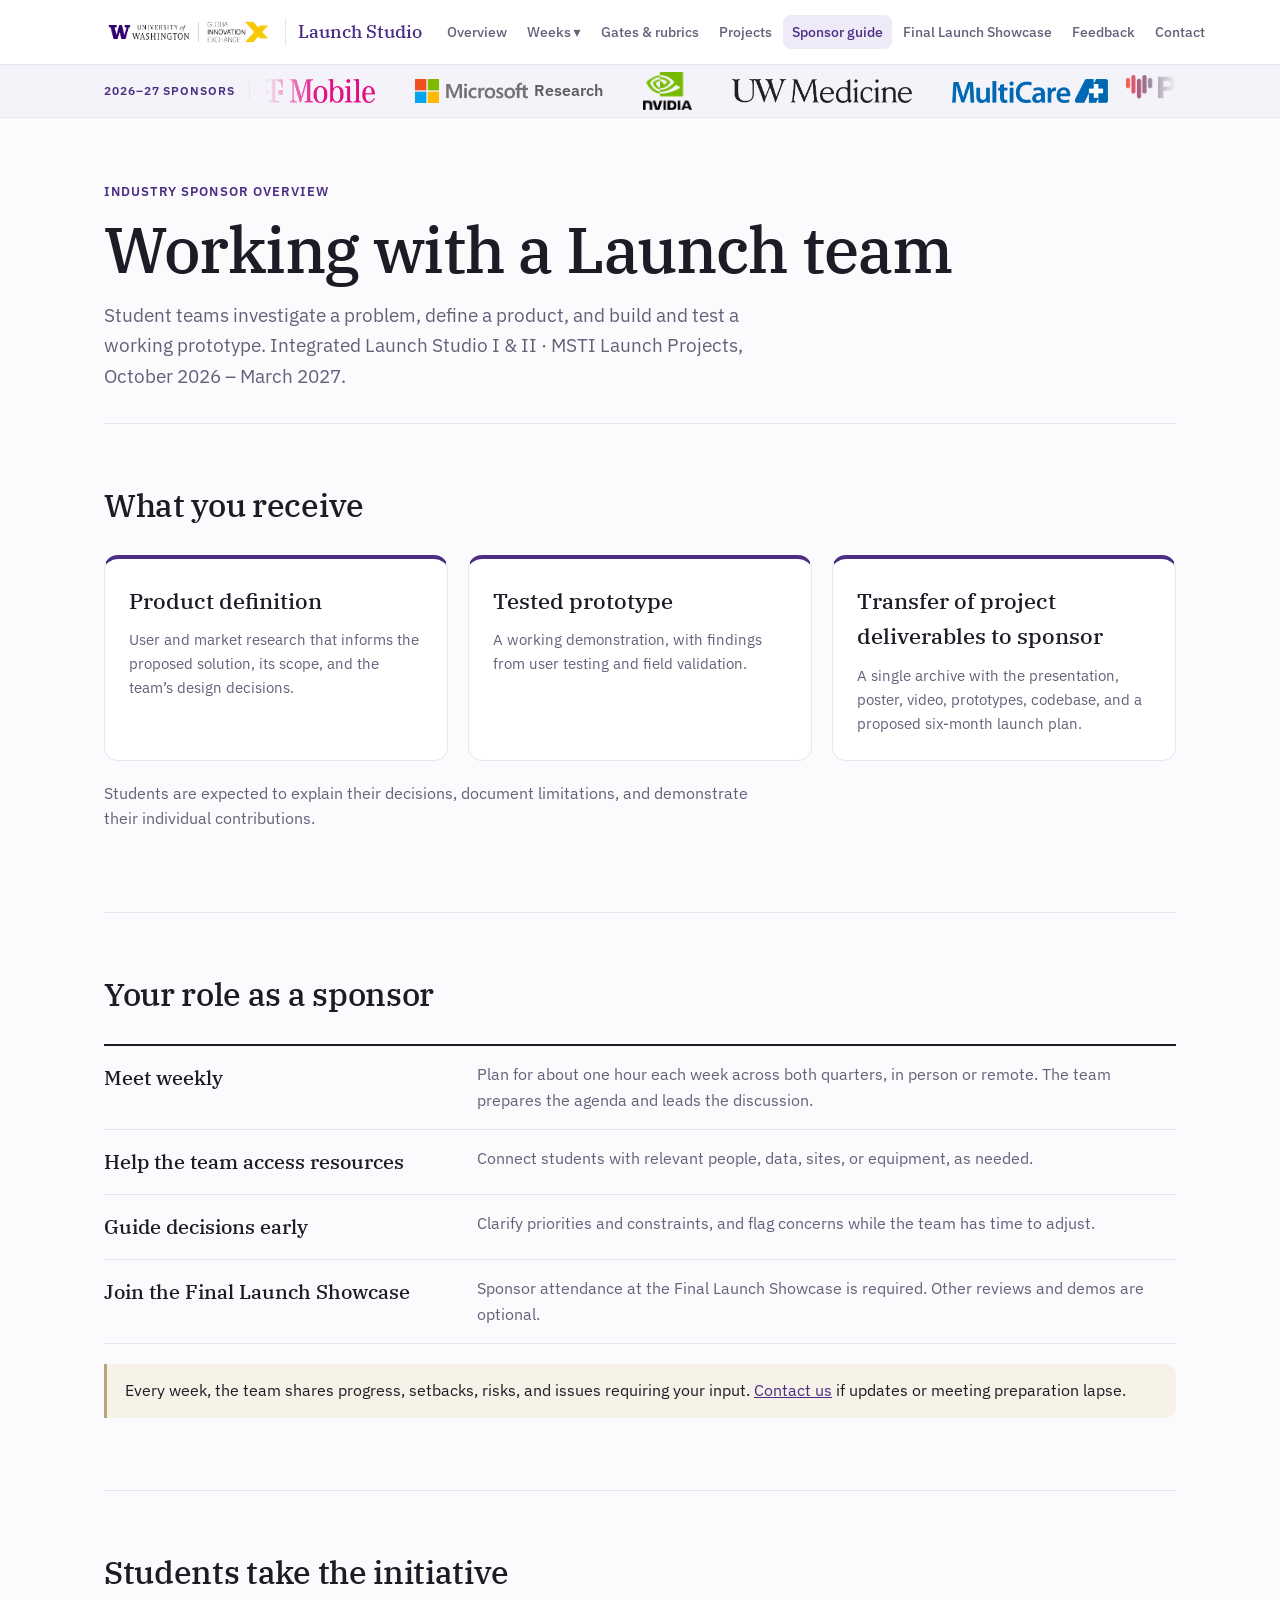
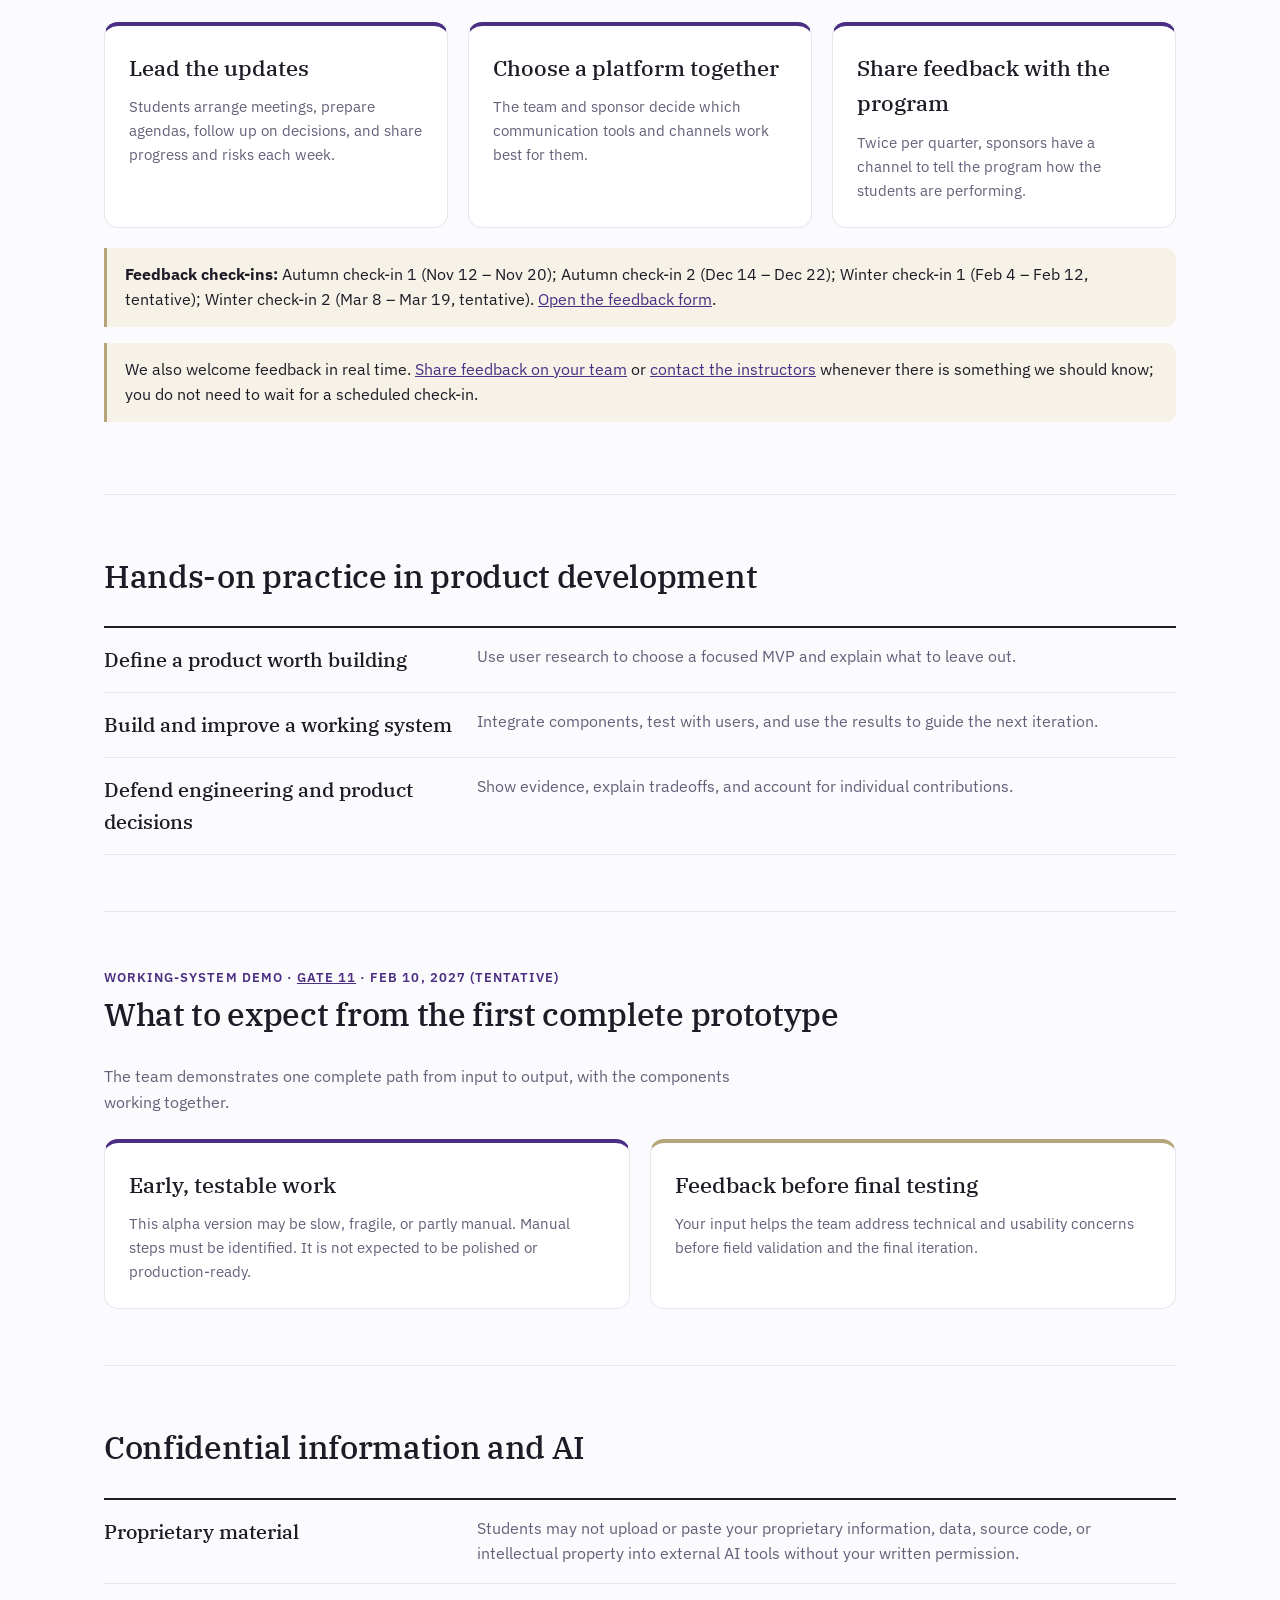
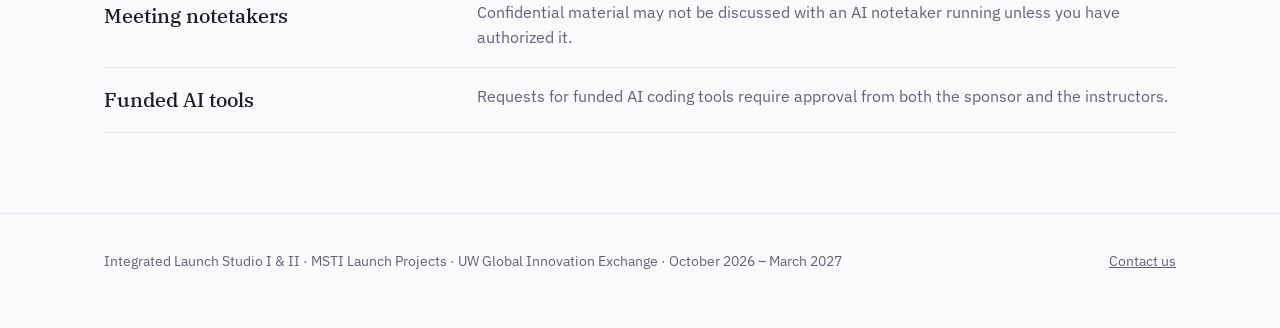
<file: sponsors.html>
<!doctype html>
<html lang="en">
<head>
<meta charset="utf-8">
<meta name="viewport" content="width=device-width, initial-scale=1">
<title>Sponsor guide · Launch Studio</title>
<link rel="icon" href="assets/logos/logo.png">
<link rel="preconnect" href="https://fonts.googleapis.com">
<link href="https://fonts.googleapis.com/css2?family=IBM+Plex+Sans:wght@400;500;600;700&family=IBM+Plex+Serif:wght@400;500&display=swap" rel="stylesheet">
<link rel="stylesheet" href="assets/css/site.css">
</head>
<body data-page="sponsors">
<main class="wrap">
  <div class="hero">
    <div class="eyebrow">Industry sponsor overview</div>
    <h1>Working with a Launch team</h1>
    <p class="lede" id="lede"></p>
  </div>

  <section>
    <h2>What you receive</h2>
    <div class="cards three" id="outcomes"></div>
    <p class="note" style="margin-top:20px">Students are expected to explain their decisions, document limitations, and demonstrate their individual contributions.</p>
  </section>

  <section>
    <h2>Your role as a sponsor</h2>
    <ul class="rows" id="role"></ul>
    <p class="callout" style="margin-top:20px">Every week, the team shares progress, setbacks, risks, and issues requiring your input. <a href="contact.html">Contact us</a> if updates or meeting preparation lapse.</p>
  </section>

  <section>
    <h2>Students take the initiative</h2>
    <div class="cards three" id="communication"></div>
    <p class="callout" style="margin-top:20px" id="windows-note"></p>
    <p class="callout" style="margin-top:12px">We also welcome feedback in real time. <a href="feedback.html">Share feedback on your team</a> or <a href="contact.html">contact the instructors</a> whenever there is something we should know; you do not need to wait for a scheduled check-in.</p>
  </section>

  <section>
    <h2>Hands-on practice in product development</h2>
    <ul class="rows" id="learning"></ul>
  </section>

  <section>
    <div class="eyebrow" id="alpha-kicker"></div>
    <h2>What to expect from the first complete prototype</h2>
    <p class="note" id="alpha-lead"></p>
    <div class="cards two" id="alpha"></div>
  </section>

  <section>
    <h2>Confidential information and AI</h2>
    <ul class="rows" id="confidentiality"></ul>
  </section>
</main>

<script src="assets/js/assignments.js"></script>
<script src="assets/js/data.js"></script>
<script src="assets/js/utils.js"></script>
<script src="assets/js/layout.js"></script>
<script>
  (function () {
    const { D, U, assignmentById, weekHref } = window.Site;
    const $ = (id) => document.getElementById(id);
    const rows = (list) => list.map((r) => `<li><h3>${U.esc(r.title)}</h3><p>${U.esc(r.text)}</p></li>`).join("");
    const cards = (list, cls) => list.map((c, i) => `<article class="card accent ${cls ? cls(i) : ""}"><h3>${U.esc(c.title)}</h3><p>${U.esc(c.text)}</p></article>`).join("");

    $("lede").textContent = `${D.tagline} ${D.courseLine}, ${D.dates}.`;
    $("outcomes").innerHTML = cards(D.outcomes);
    $("role").innerHTML = rows(D.sponsorRole);
    $("communication").innerHTML = cards(D.communication);
    $("learning").innerHTML = rows(D.learning);
    $("confidentiality").innerHTML = rows(D.confidentiality);

    const gate = assignmentById(D.alphaDemo.gate);
    $("alpha-kicker").innerHTML = gate
      ? `Working-system demo · <a href="${weekHref(gate.due, gate.id)}">Gate ${gate.number}</a> · ${U.fmtDate(gate.due, { month: "short", day: "numeric", year: "numeric" })}${gate.tentative ? " (tentative)" : ""}`
      : "Working-system demo";
    $("alpha-lead").textContent = D.alphaDemo.lead;

    const short = (iso) => U.fmtDate(iso, { month: "short", day: "numeric" });
    const windows = (D.feedback && D.feedback.windows) || [];
    $("windows-note").innerHTML = windows.length
      ? `<b>Feedback check-ins:</b> ${windows.map((w) => `${U.esc(w.label)} (${short(w.opens)} – ${short(w.closes)}${w.tentative ? ", tentative" : ""})`).join("; ")}. <a href="feedback.html">Open the feedback form</a>.`
      : `Feedback check-in dates will be posted here. <a href="feedback.html">Open the feedback form</a>.`;
    $("alpha").innerHTML = cards(D.alphaDemo.points, (i) => (i === 1 ? "gold" : ""));
  })();
</script>
</body>
</html>
</file>
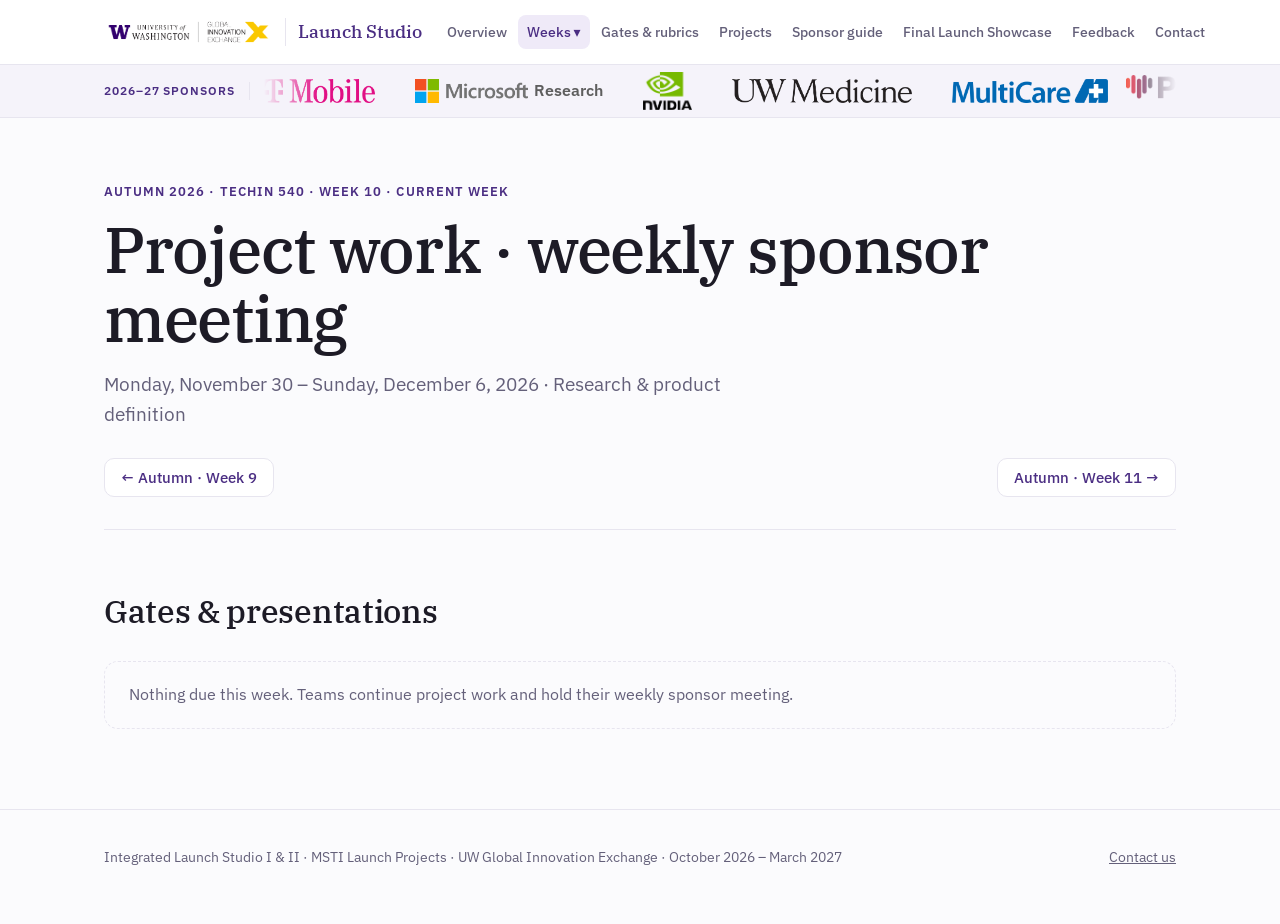
<file: week.html>
<!doctype html>
<html lang="en">
<head>
<meta charset="utf-8">
<meta name="viewport" content="width=device-width, initial-scale=1">
<title>Week · Launch Studio</title>
<link rel="icon" href="assets/logos/logo.png">
<link rel="preconnect" href="https://fonts.googleapis.com">
<link href="https://fonts.googleapis.com/css2?family=IBM+Plex+Sans:wght@400;500;600;700&family=IBM+Plex+Serif:wght@400;500&display=swap" rel="stylesheet">
<link rel="stylesheet" href="assets/css/site.css">
</head>
<body data-page="week">
<main class="wrap" id="week"></main>

<script src="assets/js/assignments.js"></script>
<script src="assets/js/data.js"></script>
<script src="assets/js/utils.js"></script>
<script src="assets/js/layout.js"></script>
<script src="assets/js/assignment-view.js"></script>
<script src="assets/js/week.js"></script>
</body>
</html>
</file>
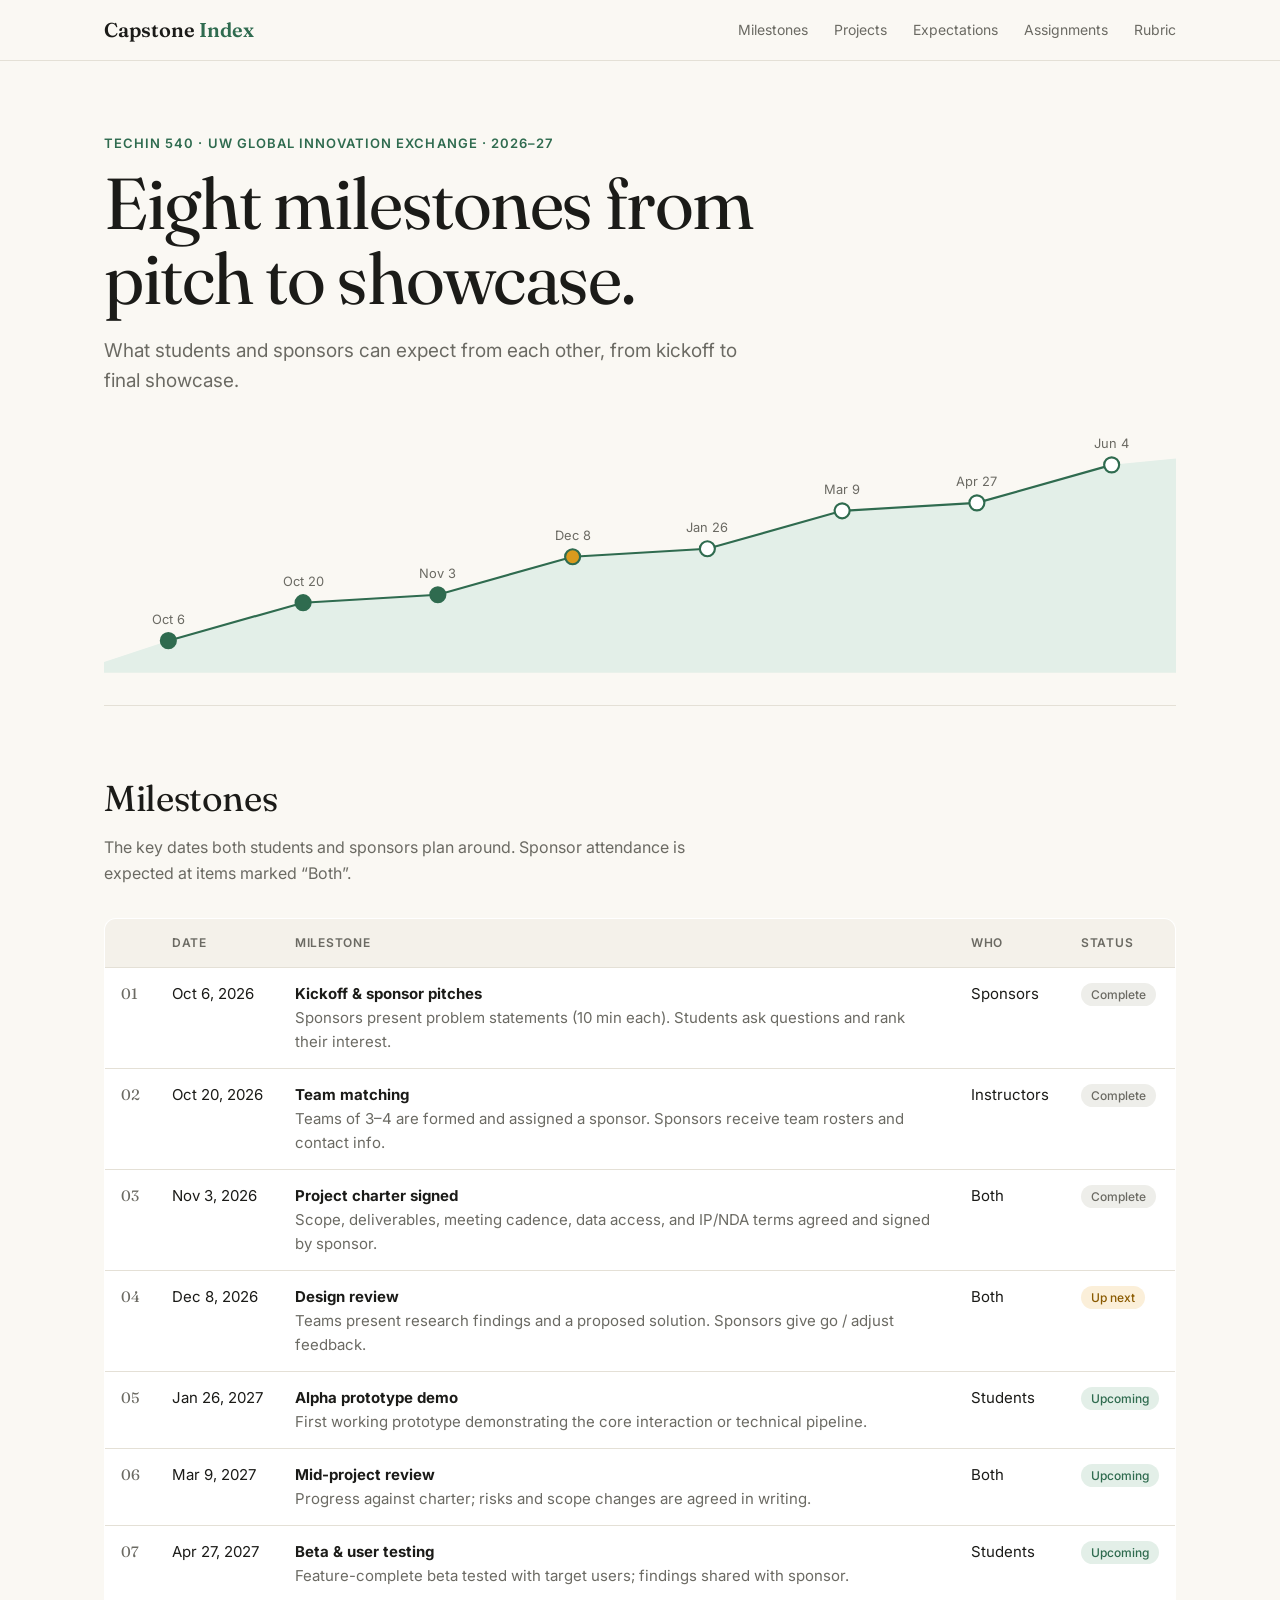
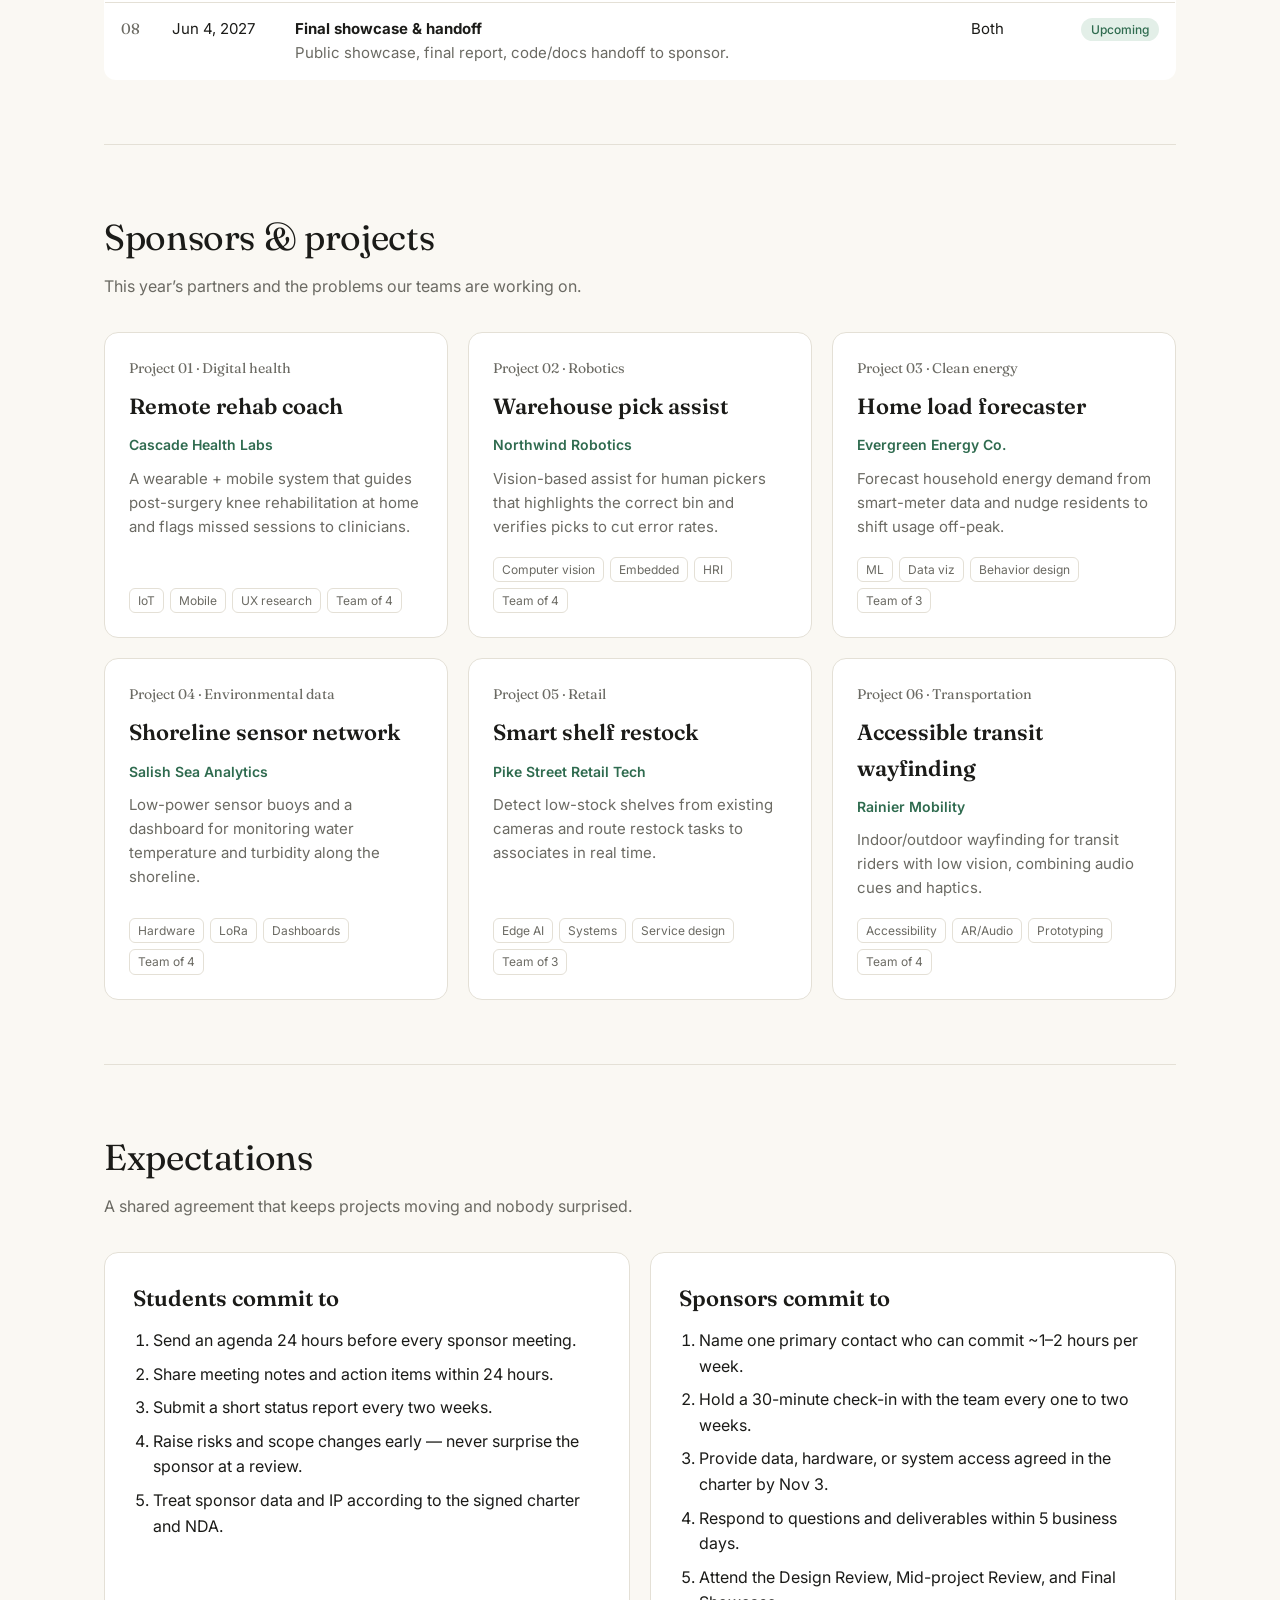
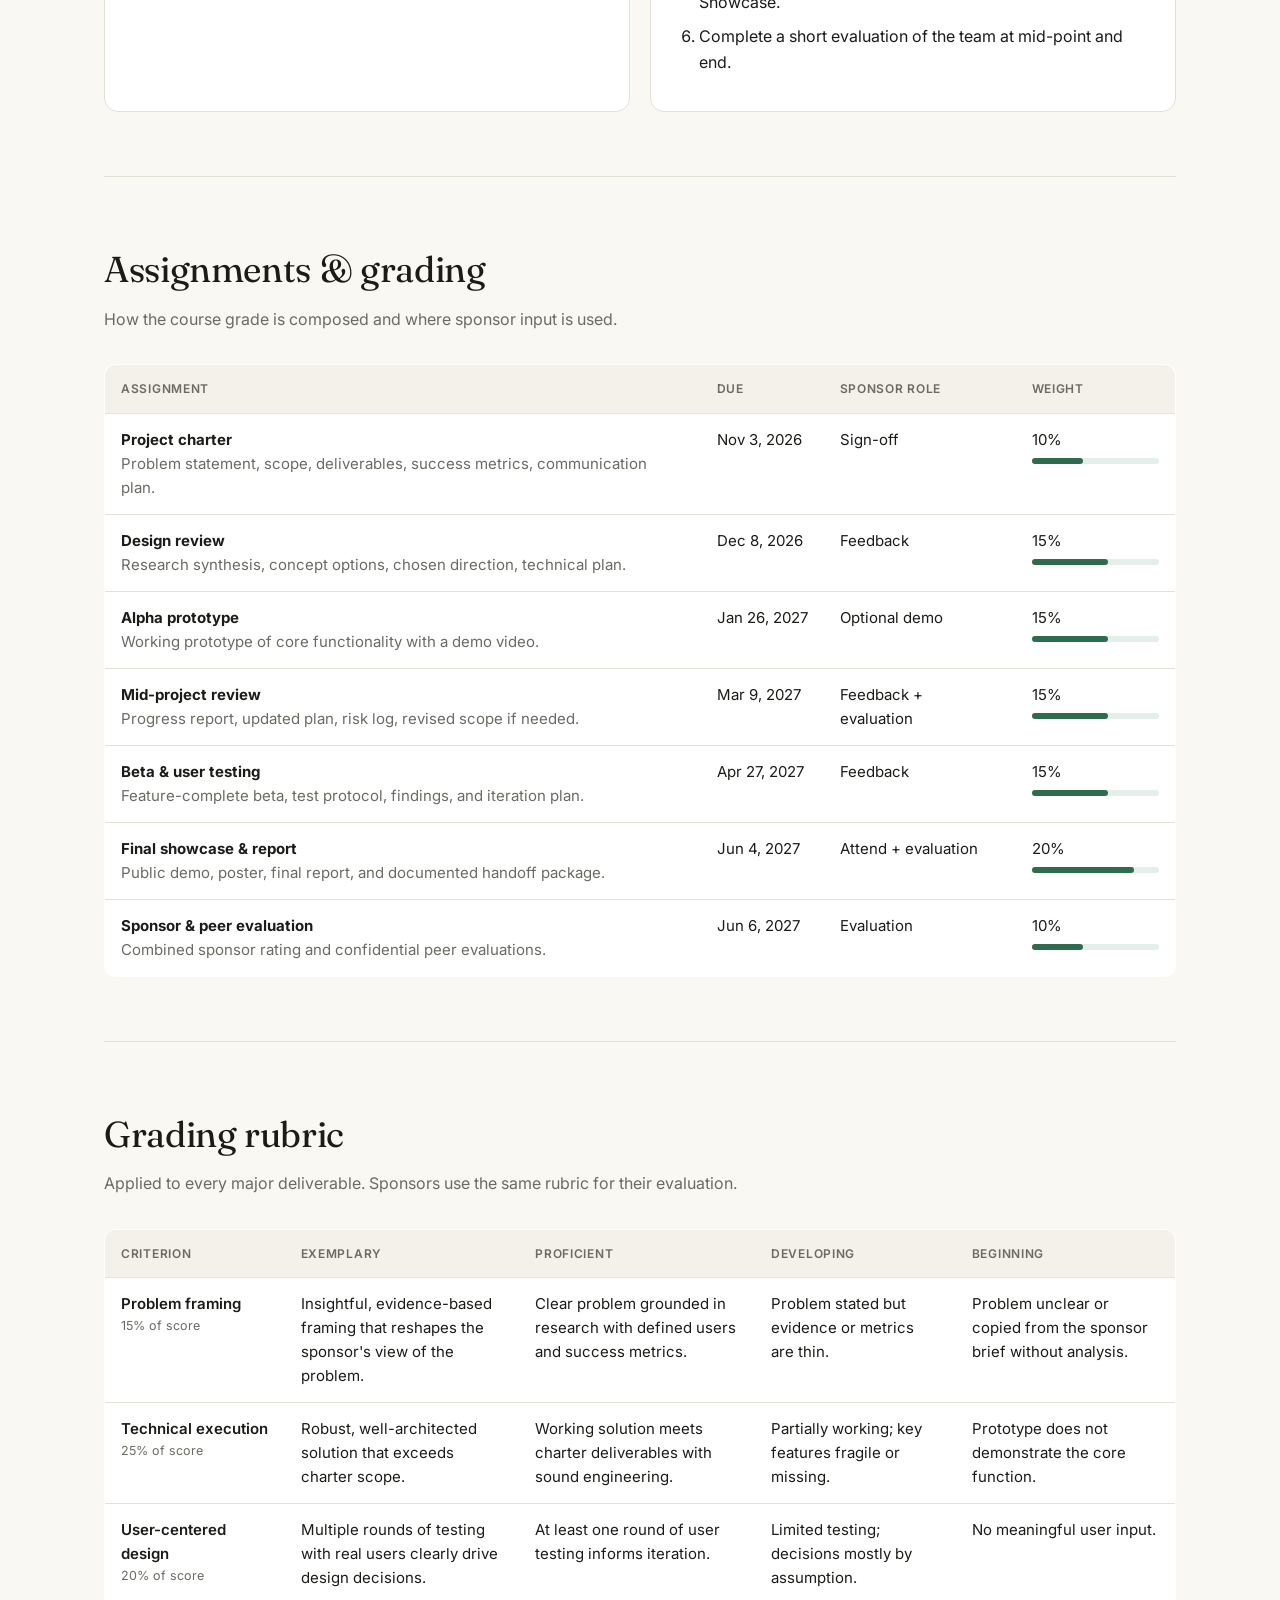
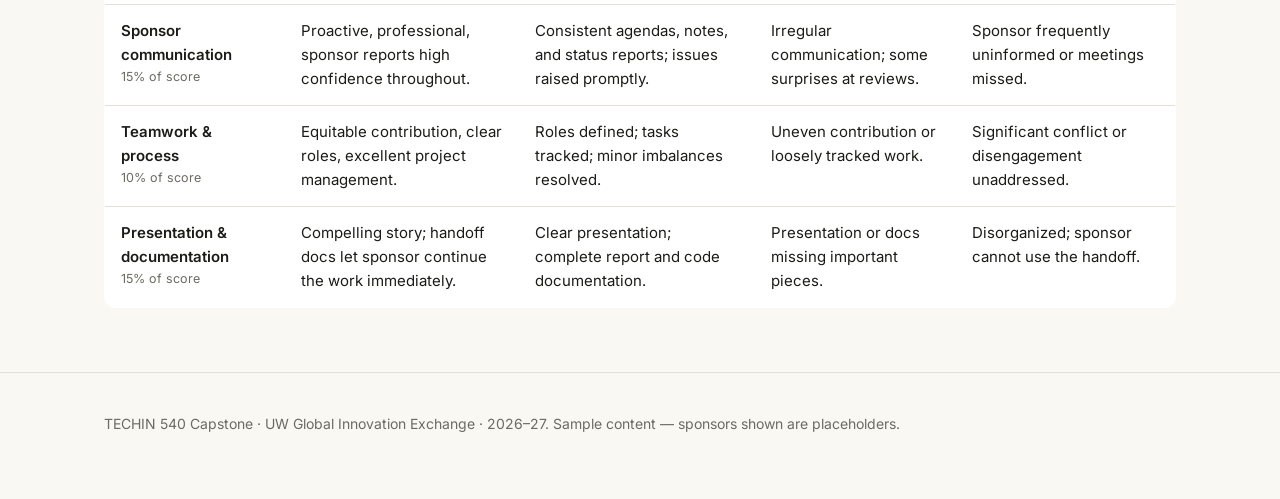
<file: templates/a-index.html>
<!doctype html>
<html lang="en">
<head>
<meta charset="utf-8">
<meta name="viewport" content="width=device-width, initial-scale=1">
<title>Capstone Index — Template A</title>
<link rel="preconnect" href="https://fonts.googleapis.com">
<link href="https://fonts.googleapis.com/css2?family=Fraunces:opsz,wght@9..144,400;9..144,600&family=Inter:wght@400;500;600&display=swap" rel="stylesheet">
<style>
  :root {
    --paper: #faf8f3;
    --card: #ffffff;
    --ink: #1b1b18;
    --muted: #6b6a63;
    --line: #e4e0d6;
    --accent: #2f6b4f;
    --accent-soft: #e3efe8;
    --warn-soft: #fbefd9;
    --warn: #8a5a00;
    --serif: "Fraunces", Georgia, serif;
    --sans: "Inter", system-ui, sans-serif;
  }
  * { box-sizing: border-box; }
  body { margin: 0; background: var(--paper); color: var(--ink); font: 16px/1.6 var(--sans); }
  a { color: var(--accent); }
  .wrap { max-width: 1120px; margin: 0 auto; padding: 0 24px; }

  header.nav { position: sticky; top: 0; z-index: 10; background: rgba(250,248,243,.9); backdrop-filter: blur(8px); border-bottom: 1px solid var(--line); }
  header.nav .wrap { display: flex; align-items: center; justify-content: space-between; height: 60px; }
  .brand { font-family: var(--serif); font-weight: 600; font-size: 20px; text-decoration: none; color: var(--ink); }
  .brand span { color: var(--accent); }
  nav a { margin-left: 22px; color: var(--muted); text-decoration: none; font-size: 14px; }
  nav a:hover { color: var(--ink); }

  .hero { padding: 72px 0 32px; }
  .eyebrow { font-size: 13px; letter-spacing: .08em; text-transform: uppercase; color: var(--accent); font-weight: 600; }
  h1 { font-family: var(--serif); font-weight: 400; font-size: clamp(40px, 6vw, 72px); line-height: 1.05; margin: 12px 0 18px; letter-spacing: -.02em; }
  .lede { font-size: 19px; color: var(--muted); max-width: 640px; }
  .hero svg { width: 100%; height: auto; margin-top: 40px; display: block; }

  section { padding: 64px 0; border-top: 1px solid var(--line); }
  h2 { font-family: var(--serif); font-weight: 400; font-size: 36px; margin: 0 0 8px; letter-spacing: -.01em; }
  .sub { color: var(--muted); margin: 0 0 32px; max-width: 640px; }

  table { width: 100%; border-collapse: collapse; background: var(--card); border: 1px solid var(--line); border-radius: 12px; overflow: hidden; font-size: 15px; }
  th, td { text-align: left; padding: 14px 16px; border-bottom: 1px solid var(--line); vertical-align: top; }
  th { font-size: 12px; text-transform: uppercase; letter-spacing: .06em; color: var(--muted); font-weight: 600; background: #f4f1ea; }
  tr:last-child td { border-bottom: 0; }
  .num { font-family: var(--serif); color: var(--muted); width: 48px; }
  .pill { display: inline-block; font-size: 12px; padding: 2px 10px; border-radius: 999px; font-weight: 500; white-space: nowrap; }
  .pill.done { background: #eeeeea; color: var(--muted); }
  .pill.next { background: var(--warn-soft); color: var(--warn); }
  .pill.upcoming { background: var(--accent-soft); color: var(--accent); }

  .cards { display: grid; grid-template-columns: repeat(auto-fill, minmax(320px, 1fr)); gap: 20px; }
  .card { background: var(--card); border: 1px solid var(--line); border-radius: 14px; padding: 24px; display: flex; flex-direction: column; gap: 10px; }
  .card .idx { font-family: var(--serif); font-size: 14px; color: var(--muted); }
  .card h3 { margin: 0; font-family: var(--serif); font-weight: 600; font-size: 22px; }
  .card .sponsor { font-size: 14px; color: var(--accent); font-weight: 600; }
  .card p { margin: 0; color: var(--muted); font-size: 15px; }
  .tags { display: flex; flex-wrap: wrap; gap: 6px; margin-top: auto; padding-top: 8px; }
  .tag { font-size: 12px; border: 1px solid var(--line); border-radius: 6px; padding: 2px 8px; color: var(--muted); }

  .two { display: grid; grid-template-columns: 1fr 1fr; gap: 20px; }
  .box { background: var(--card); border: 1px solid var(--line); border-radius: 14px; padding: 28px; }
  .box h3 { margin: 0 0 12px; font-family: var(--serif); font-weight: 600; font-size: 22px; }
  .box ol { margin: 0; padding-left: 20px; }
  .box li { margin: 8px 0; }

  .weight-bar { height: 6px; background: var(--accent-soft); border-radius: 3px; margin-top: 6px; }
  .weight-bar i { display: block; height: 100%; background: var(--accent); border-radius: 3px; }

  .rubric td:first-child { font-weight: 600; width: 180px; }
  .rubric td small { display: block; color: var(--muted); font-weight: 400; }

  footer { padding: 40px 0 64px; color: var(--muted); font-size: 14px; border-top: 1px solid var(--line); }

  @media (max-width: 760px) {
    nav { display: none; }
    .two { grid-template-columns: 1fr; }
    .table-scroll { overflow-x: auto; }
    .table-scroll table { min-width: 720px; }
  }
</style>
</head>
<body>
<header class="nav">
  <div class="wrap">
    <a class="brand" href="#">Capstone <span>Index</span></a>
    <nav>
      <a href="#milestones">Milestones</a>
      <a href="#projects">Projects</a>
      <a href="#expectations">Expectations</a>
      <a href="#assignments">Assignments</a>
      <a href="#rubric">Rubric</a>
    </nav>
  </div>
</header>

<main class="wrap">
  <div class="hero">
    <div class="eyebrow" id="eyebrow"></div>
    <h1>Eight milestones from<br>pitch to showcase.</h1>
    <p class="lede" id="tagline"></p>
    <svg id="ladder" viewBox="0 0 1000 220" role="img" aria-label="Milestones plotted as a climb"></svg>
  </div>

  <section id="milestones">
    <h2>Milestones</h2>
    <p class="sub">The key dates both students and sponsors plan around. Sponsor attendance is expected at items marked “Both”.</p>
    <div class="table-scroll"><table id="milestone-table"></table></div>
  </section>

  <section id="projects">
    <h2>Sponsors &amp; projects</h2>
    <p class="sub">This year’s partners and the problems our teams are working on.</p>
    <div class="cards" id="project-cards"></div>
  </section>

  <section id="expectations">
    <h2>Expectations</h2>
    <p class="sub">A shared agreement that keeps projects moving and nobody surprised.</p>
    <div class="two">
      <div class="box"><h3>Students commit to</h3><ol id="exp-students"></ol></div>
      <div class="box"><h3>Sponsors commit to</h3><ol id="exp-sponsors"></ol></div>
    </div>
  </section>

  <section id="assignments">
    <h2>Assignments &amp; grading</h2>
    <p class="sub">How the course grade is composed and where sponsor input is used.</p>
    <div class="table-scroll"><table id="assignment-table"></table></div>
  </section>

  <section id="rubric">
    <h2>Grading rubric</h2>
    <p class="sub">Applied to every major deliverable. Sponsors use the same rubric for their evaluation.</p>
    <div class="table-scroll"><table class="rubric" id="rubric-table"></table></div>
  </section>
</main>

<footer><div class="wrap" id="footer"></div></footer>

<script src="shared/data.js"></script>
<script>
(() => {
  const D = window.CAPSTONE;
  const $ = (id) => document.getElementById(id);
  const fmt = (iso) => new Date(iso + "T12:00:00").toLocaleDateString("en-US", { month: "short", day: "numeric", year: "numeric" });
  const esc = (s) => String(s).replace(/[&<>"]/g, (c) => ({ "&": "&amp;", "<": "&lt;", ">": "&gt;", '"': "&quot;" }[c]));
  const today = new Date().toISOString().slice(0, 10);
  const nextIdx = D.milestones.findIndex((m) => m.date >= today);
  const status = (i) => i < nextIdx || nextIdx === -1 ? "done" : i === nextIdx ? "next" : "upcoming";
  const statusLabel = { done: "Complete", next: "Up next", upcoming: "Upcoming" };

  $("eyebrow").textContent = `${D.course} · ${D.program} · ${D.year}`;
  $("tagline").textContent = D.tagline;

  // Hero: milestones as a climbing line
  const n = D.milestones.length;
  const pts = D.milestones.map((m, i) => [60 + i * (880 / (n - 1)), 190 - i * (150 / (n - 1)) - (i % 2) * 14]);
  const path = pts.map((p, i) => (i ? "L" : "M") + p.join(",")).join(" ");
  $("ladder").innerHTML =
    `<path d="M0,210 ${path.replace("M", "L")} L1000,20 L1000,220 L0,220Z" fill="#e3efe8"/>` +
    `<path d="${path}" fill="none" stroke="#2f6b4f" stroke-width="2"/>` +
    pts.map((p, i) => {
      const s = status(i);
      const fill = s === "done" ? "#2f6b4f" : s === "next" ? "#d99a1e" : "#fff";
      return `<circle cx="${p[0]}" cy="${p[1]}" r="7" fill="${fill}" stroke="#2f6b4f" stroke-width="2"/>` +
        `<text x="${p[0]}" y="${p[1] - 16}" text-anchor="middle" font-family="Inter" font-size="12" fill="#6b6a63">${fmt(D.milestones[i].date).replace(/, \d+$/, "")}</text>`;
    }).join("");

  $("milestone-table").innerHTML =
    `<tr><th></th><th>Date</th><th>Milestone</th><th>Who</th><th>Status</th></tr>` +
    D.milestones.map((m, i) => `<tr>
      <td class="num">${String(i + 1).padStart(2, "0")}</td>
      <td style="white-space:nowrap">${fmt(m.date)}</td>
      <td><strong>${esc(m.title)}</strong><br><span style="color:var(--muted)">${esc(m.detail)}</span></td>
      <td>${esc(m.owner)}</td>
      <td><span class="pill ${status(i)}">${statusLabel[status(i)]}</span></td></tr>`).join("");

  $("project-cards").innerHTML = D.sponsors.map((s, i) => `
    <article class="card">
      <div class="idx">Project ${String(i + 1).padStart(2, "0")} · ${esc(s.sector)}</div>
      <h3>${esc(s.project)}</h3>
      <div class="sponsor">${esc(s.name)}</div>
      <p>${esc(s.summary)}</p>
      <div class="tags">${s.skills.map((k) => `<span class="tag">${esc(k)}</span>`).join("")}<span class="tag">Team of ${s.team}</span></div>
    </article>`).join("");

  $("exp-students").innerHTML = D.expectations.students.map((e) => `<li>${esc(e)}</li>`).join("");
  $("exp-sponsors").innerHTML = D.expectations.sponsors.map((e) => `<li>${esc(e)}</li>`).join("");

  $("assignment-table").innerHTML =
    `<tr><th>Assignment</th><th>Due</th><th>Sponsor role</th><th style="width:160px">Weight</th></tr>` +
    D.assignments.map((a) => `<tr>
      <td><strong>${esc(a.name)}</strong><br><span style="color:var(--muted)">${esc(a.description)}</span></td>
      <td style="white-space:nowrap">${fmt(a.due)}</td>
      <td>${esc(a.sponsorRole)}</td>
      <td>${a.weight}%<div class="weight-bar"><i style="width:${a.weight * 4}%"></i></div></td></tr>`).join("");

  $("rubric-table").innerHTML =
    `<tr><th>Criterion</th>${D.rubricLevels.map((l) => `<th>${l}</th>`).join("")}</tr>` +
    D.rubric.map((r) => `<tr><td>${esc(r.criterion)}<small>${r.weight}% of score</small></td>${r.levels.map((l) => `<td>${esc(l)}</td>`).join("")}</tr>`).join("");

  $("footer").textContent = `${D.course} Capstone · ${D.program} · ${D.year}. Sample content — sponsors shown are placeholders.`;
})();
</script>
</body>
</html>
</file>
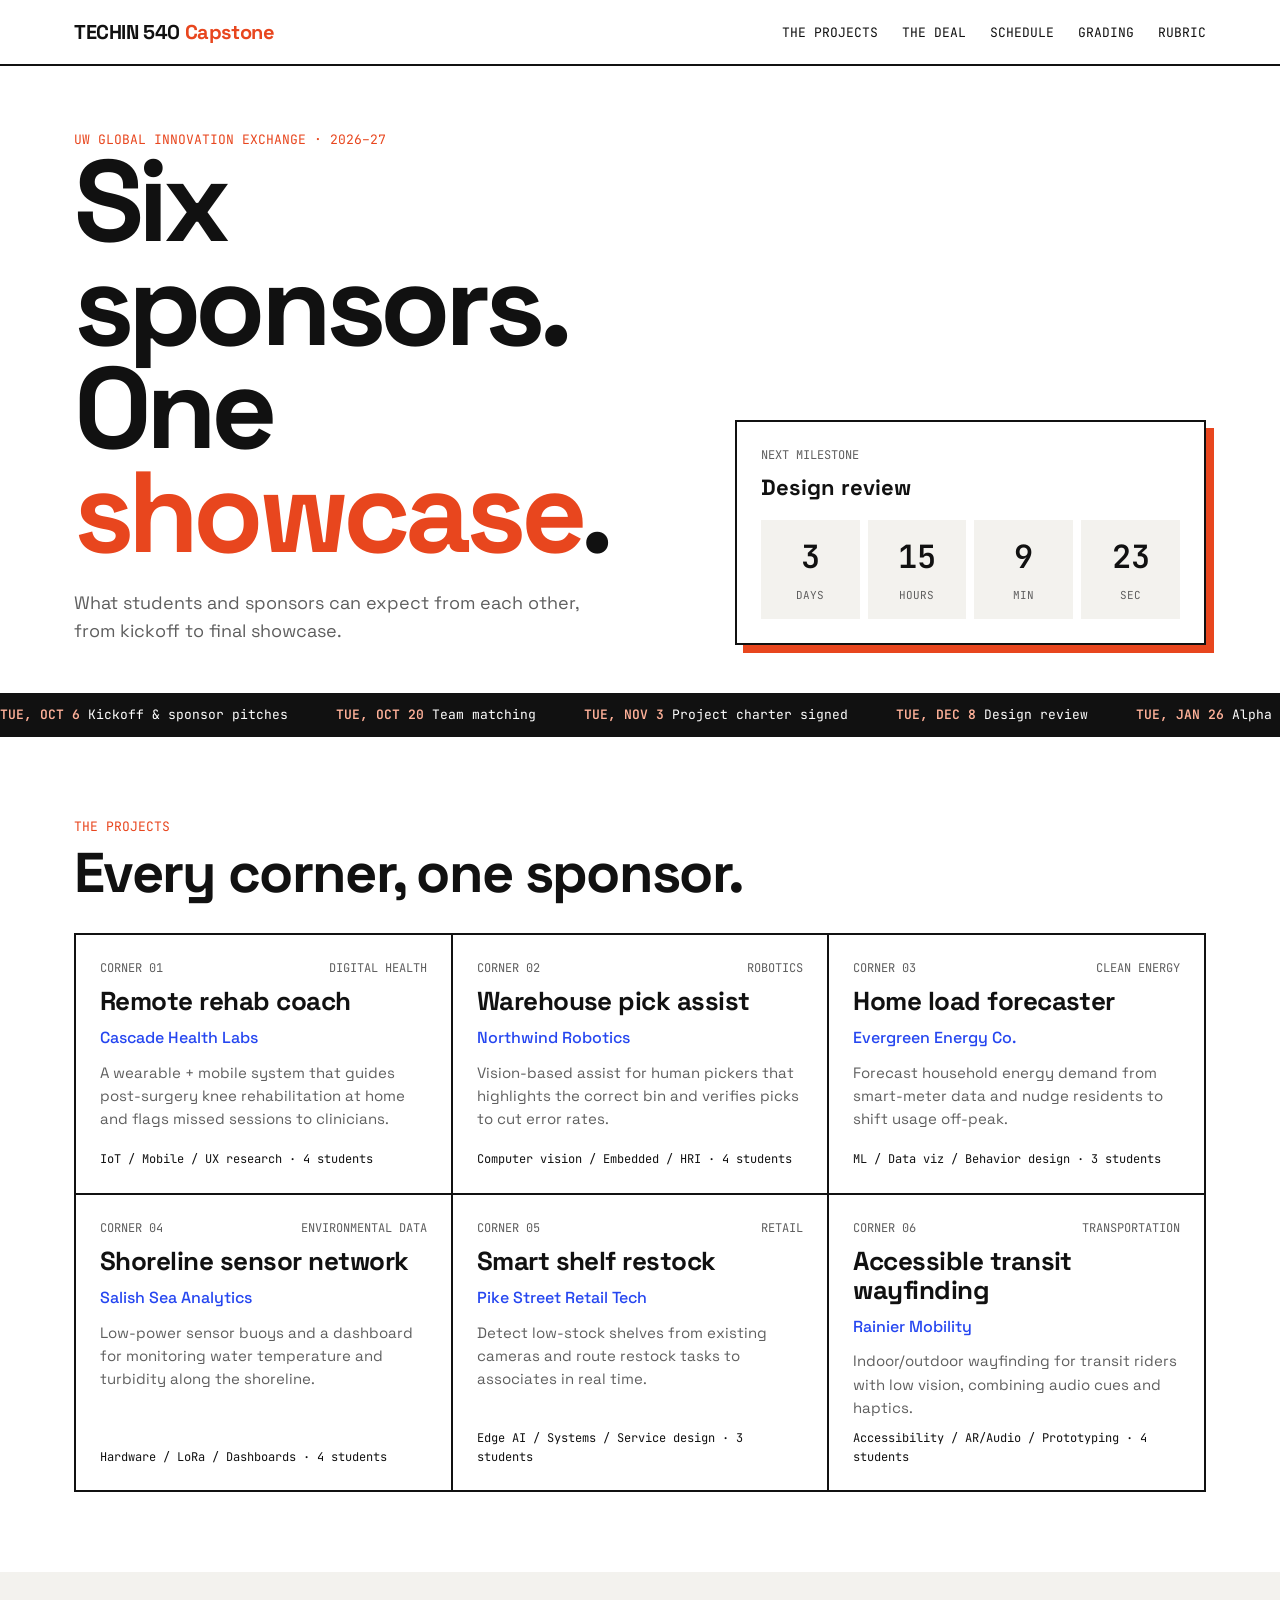
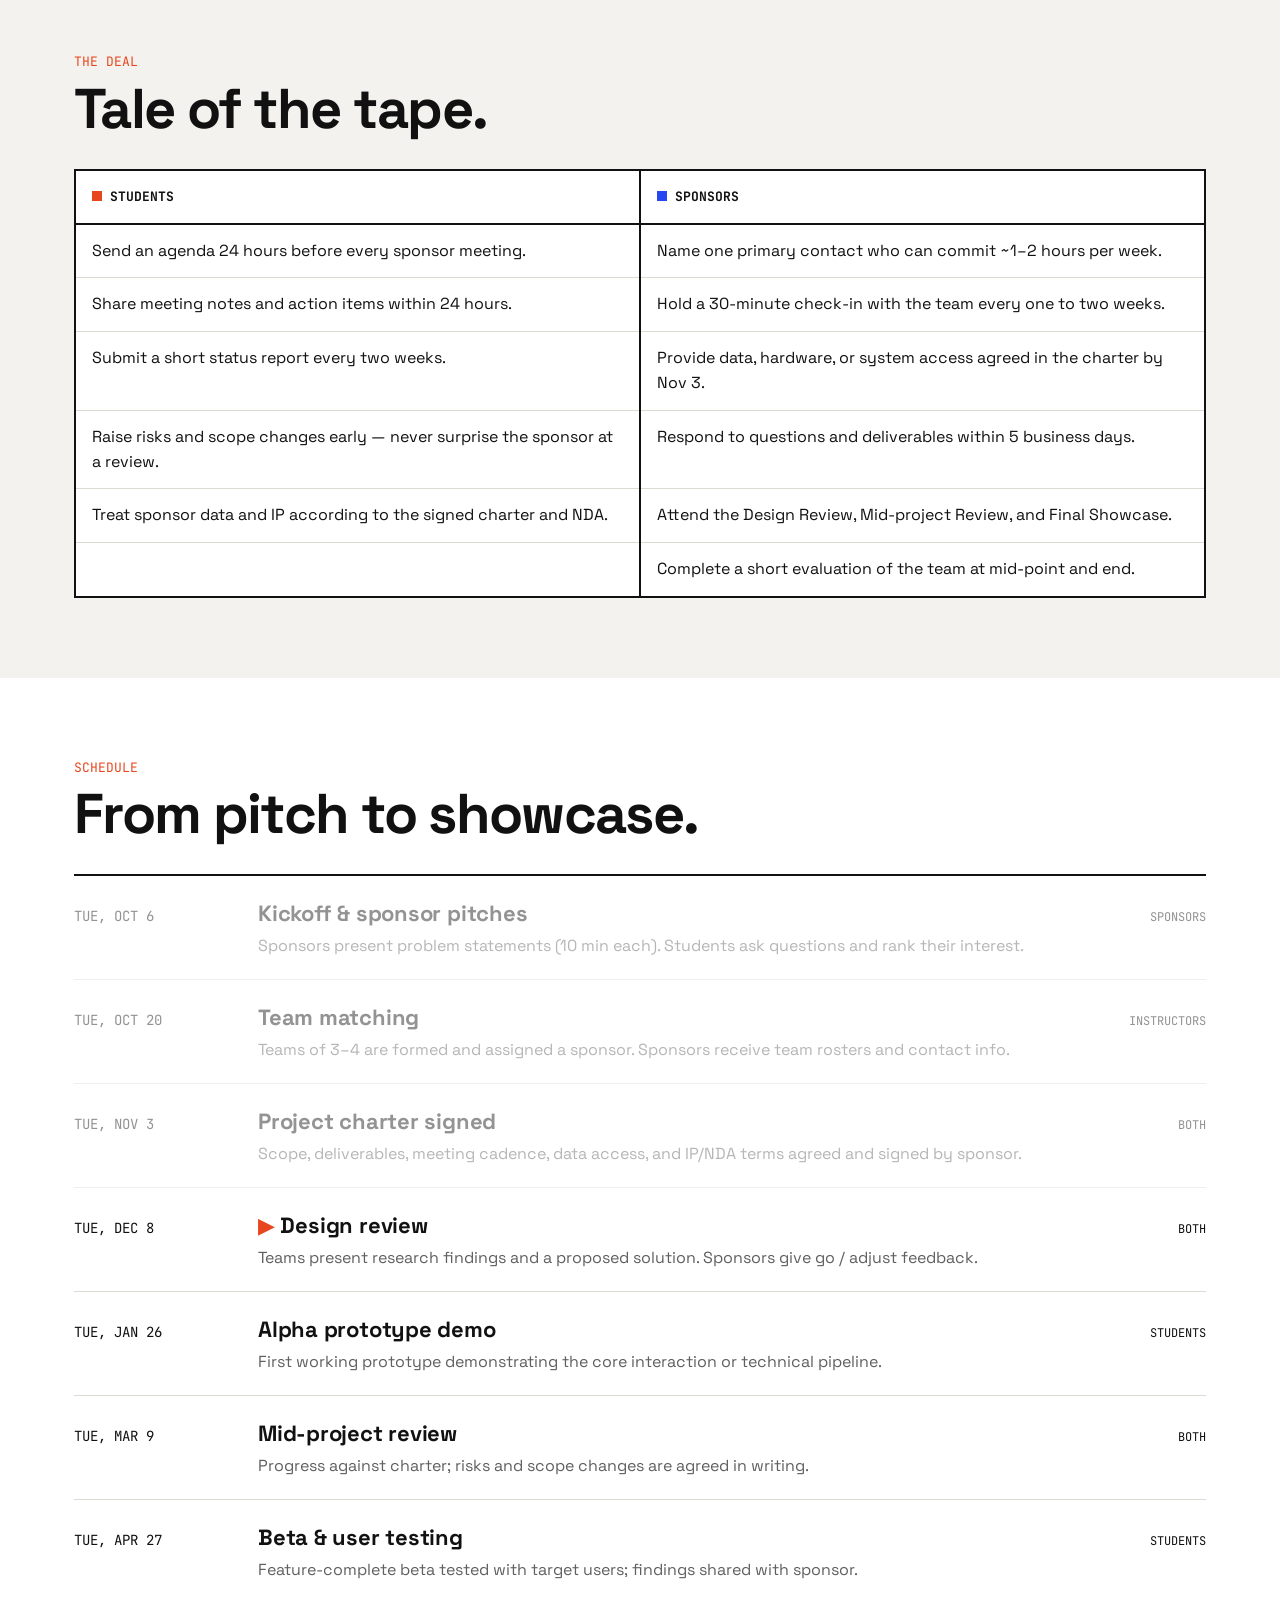
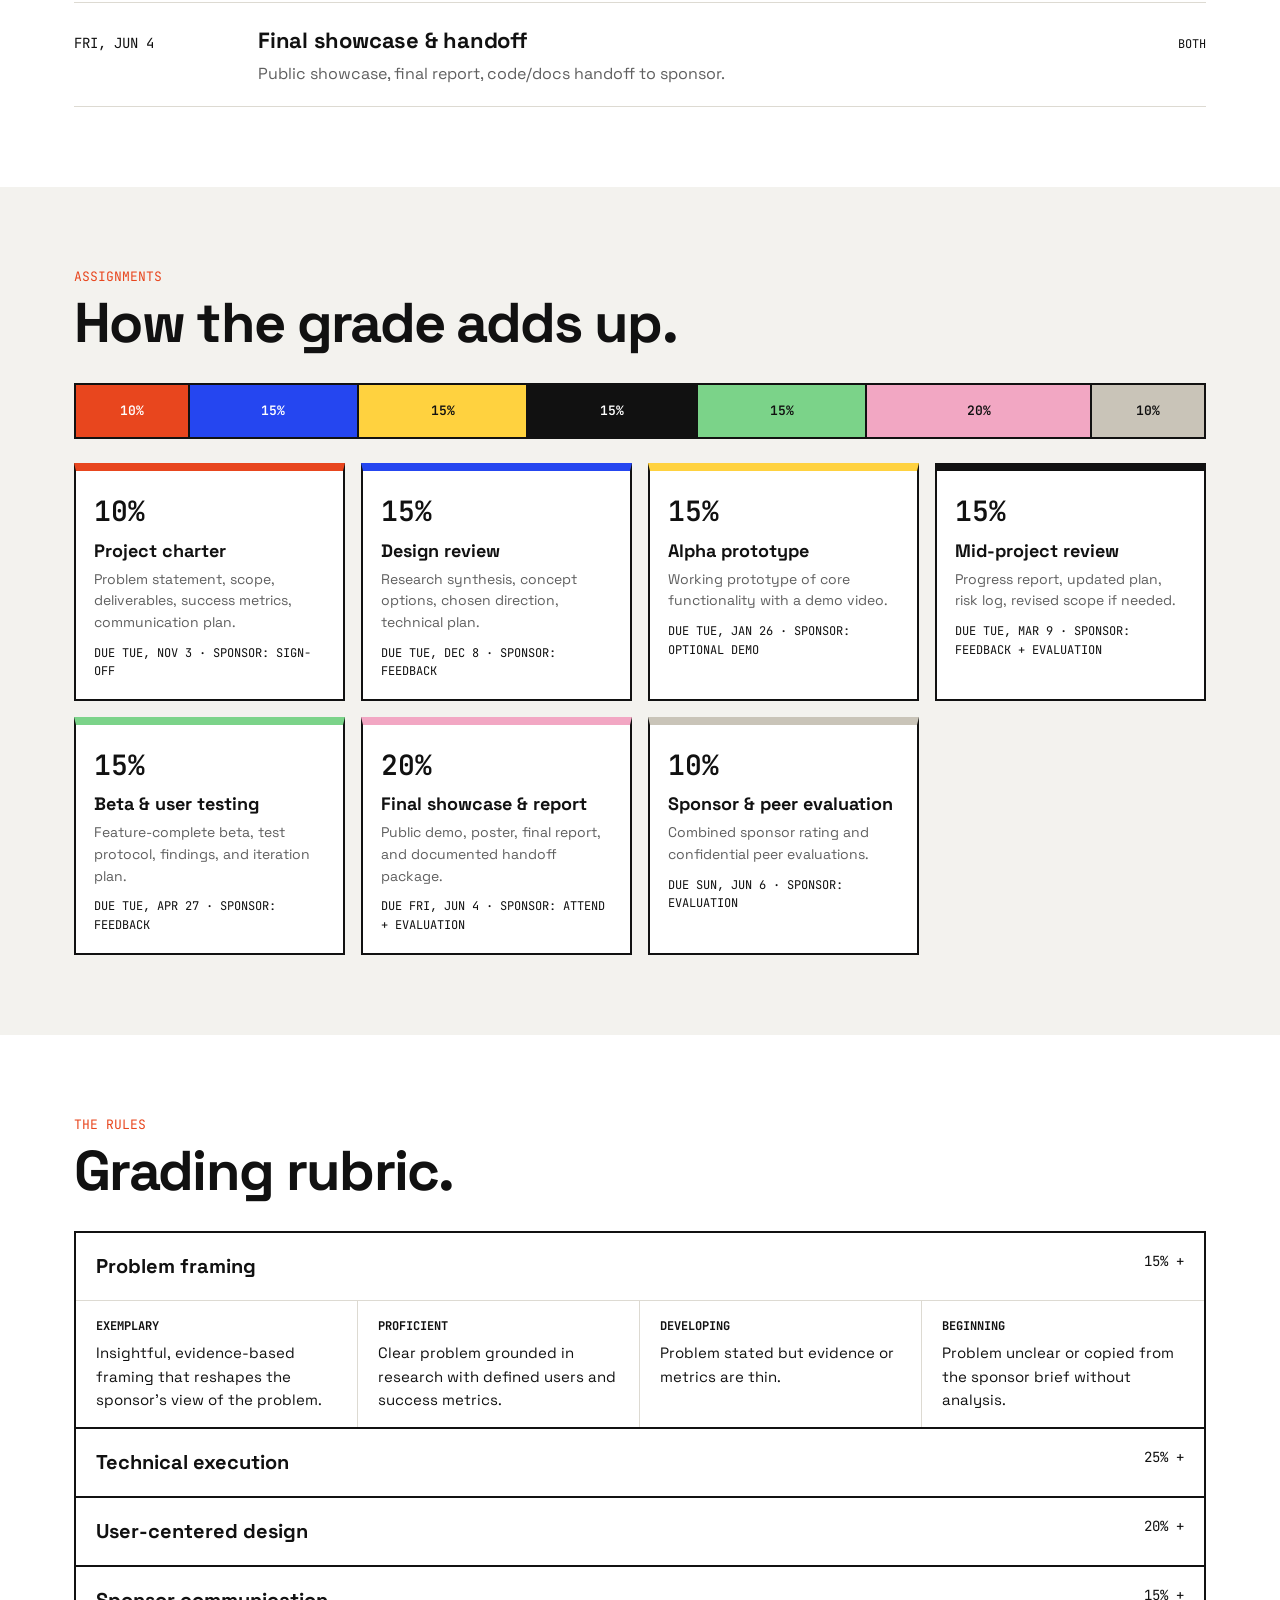
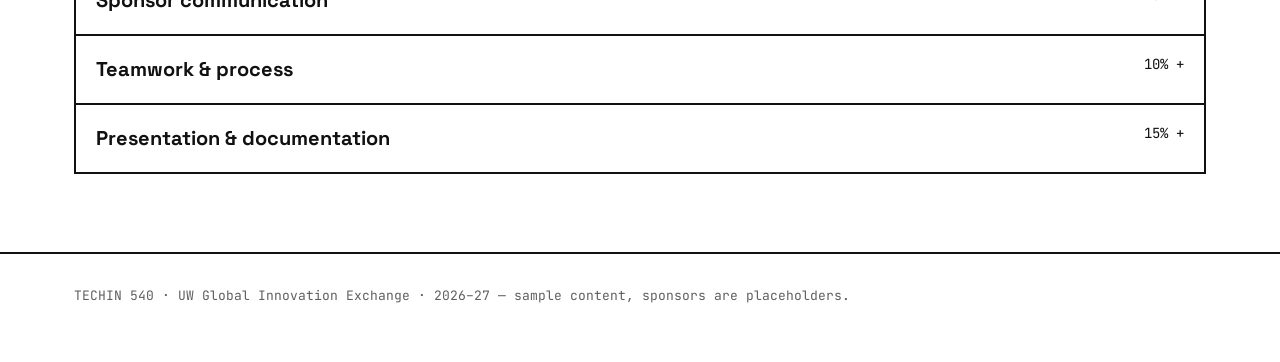
<file: templates/b-arena.html>
<!doctype html>
<html lang="en">
<head>
<meta charset="utf-8">
<meta name="viewport" content="width=device-width, initial-scale=1">
<title>Capstone Arena — Template B</title>
<link rel="preconnect" href="https://fonts.googleapis.com">
<link href="https://fonts.googleapis.com/css2?family=Space+Grotesk:wght@400;500;700&family=JetBrains+Mono:wght@400;600&display=swap" rel="stylesheet">
<style>
  :root {
    --bg: #ffffff;
    --tint: #f3f2ee;
    --ink: #111111;
    --muted: #5f5f5f;
    --line: #111111;
    --hair: #dddad2;
    --accent: #e8461e;
    --accent-2: #2546f0;
    --sans: "Space Grotesk", system-ui, sans-serif;
    --mono: "JetBrains Mono", ui-monospace, monospace;
  }
  * { box-sizing: border-box; }
  body { margin: 0; background: var(--bg); color: var(--ink); font: 16px/1.55 var(--sans); }
  .wrap { max-width: 1180px; margin: 0 auto; padding: 0 24px; }
  .mono { font-family: var(--mono); }

  header { border-bottom: 2px solid var(--line); }
  header .wrap { display: flex; justify-content: space-between; align-items: center; height: 64px; }
  .logo { font-weight: 700; font-size: 20px; letter-spacing: -.02em; }
  .logo b { color: var(--accent); }
  nav a { font-family: var(--mono); font-size: 13px; color: var(--ink); text-decoration: none; margin-left: 20px; text-transform: uppercase; }
  nav a:hover { color: var(--accent); }

  .hero { padding-top: 64px; padding-bottom: 48px; display: grid; grid-template-columns: 1.3fr 1fr; gap: 48px; align-items: end; }
  .hero h1 { font-size: clamp(56px, 9vw, 120px); line-height: .9; margin: 0; letter-spacing: -.05em; font-weight: 700; }
  .hero h1 em { font-style: normal; color: var(--accent); }
  .hero p { font-size: 18px; color: var(--muted); max-width: 520px; margin: 24px 0 0; }
  .countdown { border: 2px solid var(--line); padding: 24px; box-shadow: 8px 8px 0 var(--accent); background: #fff; }
  .countdown .label { font-family: var(--mono); font-size: 12px; text-transform: uppercase; color: var(--muted); }
  .countdown .what { font-size: 22px; font-weight: 700; margin: 6px 0 16px; }
  .clock { display: grid; grid-template-columns: repeat(4, 1fr); gap: 8px; }
  .clock div { background: var(--tint); padding: 12px 6px; text-align: center; }
  .clock strong { display: block; font-family: var(--mono); font-size: 32px; font-weight: 600; }
  .clock span { font-family: var(--mono); font-size: 11px; color: var(--muted); text-transform: uppercase; }

  .ticker { border-top: 2px solid var(--line); border-bottom: 2px solid var(--line); background: var(--ink); color: #fff; overflow: hidden; white-space: nowrap; font-family: var(--mono); font-size: 13px; padding: 10px 0; }
  .ticker span { margin-right: 48px; }
  .ticker b { color: #ffb199; font-weight: 600; }

  section { padding: 80px 0; }
  section.tint { background: var(--tint); }
  .kicker { font-family: var(--mono); font-size: 13px; color: var(--accent); text-transform: uppercase; }
  h2 { font-size: clamp(36px, 5vw, 56px); margin: 8px 0 32px; letter-spacing: -.03em; line-height: 1; }

  .corners { display: grid; grid-template-columns: repeat(3, 1fr); border-top: 2px solid var(--line); border-left: 2px solid var(--line); }
  .corner { border-right: 2px solid var(--line); border-bottom: 2px solid var(--line); padding: 24px; background: #fff; display: flex; flex-direction: column; gap: 10px; min-height: 260px; }
  .corner:hover { background: #fff7f4; }
  .corner .top { display: flex; justify-content: space-between; font-family: var(--mono); font-size: 12px; color: var(--muted); text-transform: uppercase; }
  .corner h3 { font-size: 26px; margin: 0; letter-spacing: -.02em; line-height: 1.1; }
  .corner .who { font-weight: 500; color: var(--accent-2); }
  .corner p { margin: 0; color: var(--muted); font-size: 15px; }
  .corner .skills { margin-top: auto; font-family: var(--mono); font-size: 12px; }

  .tape { width: 100%; border-collapse: collapse; border: 2px solid var(--line); background: #fff; }
  .tape th { font-family: var(--mono); font-size: 13px; text-transform: uppercase; padding: 16px; border-bottom: 2px solid var(--line); text-align: left; width: 50%; }
  .tape th:first-child { border-right: 2px solid var(--line); }
  .tape td { padding: 14px 16px; border-bottom: 1px solid var(--hair); vertical-align: top; }
  .tape td:first-child { border-right: 2px solid var(--line); }
  .tape .side { display: inline-block; width: 10px; height: 10px; margin-right: 8px; }

  .schedule { list-style: none; margin: 0; padding: 0; border-top: 2px solid var(--line); }
  .schedule li { display: grid; grid-template-columns: 160px 1fr 120px; gap: 24px; padding: 20px 0; border-bottom: 1px solid var(--hair); align-items: baseline; }
  .schedule .date { font-family: var(--mono); font-size: 14px; }
  .schedule h4 { margin: 0; font-size: 22px; letter-spacing: -.01em; }
  .schedule p { margin: 4px 0 0; color: var(--muted); }
  .schedule .owner { font-family: var(--mono); font-size: 12px; text-transform: uppercase; text-align: right; }
  .schedule li.past { opacity: .45; }
  .schedule li.next h4::before { content: "▶ "; color: var(--accent); }

  .stack { display: flex; height: 56px; border: 2px solid var(--line); margin-bottom: 24px; }
  .stack div { display: flex; align-items: center; justify-content: center; font-family: var(--mono); font-size: 13px; font-weight: 600; border-right: 2px solid var(--line); }
  .stack div:last-child { border-right: 0; }
  .grades { display: grid; grid-template-columns: repeat(auto-fill, minmax(260px, 1fr)); gap: 16px; }
  .grade { border: 2px solid var(--line); padding: 18px; background: #fff; }
  .grade .w { font-family: var(--mono); font-size: 28px; font-weight: 600; }
  .grade h4 { margin: 4px 0; font-size: 18px; }
  .grade p { margin: 0; font-size: 14px; color: var(--muted); }
  .grade .meta { margin-top: 10px; font-family: var(--mono); font-size: 12px; }

  details { border: 2px solid var(--line); background: #fff; margin-bottom: -2px; }
  summary { cursor: pointer; padding: 18px 20px; font-size: 20px; font-weight: 700; display: flex; justify-content: space-between; list-style: none; }
  summary::-webkit-details-marker { display: none; }
  summary .mono { font-size: 14px; font-weight: 400; }
  details[open] summary { border-bottom: 1px solid var(--hair); }
  .levels { display: grid; grid-template-columns: repeat(4, 1fr); }
  .level { padding: 16px 20px; border-right: 1px solid var(--hair); font-size: 15px; }
  .level:last-child { border-right: 0; }
  .level b { display: block; font-family: var(--mono); font-size: 12px; text-transform: uppercase; margin-bottom: 6px; }

  footer { border-top: 2px solid var(--line); padding: 32px 0 56px; font-family: var(--mono); font-size: 13px; color: var(--muted); }

  @media (max-width: 860px) {
    nav { display: none; }
    .hero { grid-template-columns: 1fr; }
    .corners { grid-template-columns: 1fr; }
    .schedule li { grid-template-columns: 1fr; gap: 4px; }
    .schedule .owner { text-align: left; }
    .levels { grid-template-columns: 1fr; }
    .level { border-right: 0; border-bottom: 1px solid var(--hair); }
    .stack div span { display: none; }
  }
</style>
</head>
<body>
<header>
  <div class="wrap">
    <div class="logo" id="logo"></div>
    <nav>
      <a href="#corners">The projects</a>
      <a href="#tape">The deal</a>
      <a href="#schedule">Schedule</a>
      <a href="#grading">Grading</a>
      <a href="#rubric">Rubric</a>
    </nav>
  </div>
</header>

<div class="wrap hero">
  <div>
    <div class="kicker" id="kicker"></div>
    <h1>Six sponsors.<br>One <em>showcase</em>.</h1>
    <p id="tagline"></p>
  </div>
  <div class="countdown" aria-live="polite">
    <div class="label">Next milestone</div>
    <div class="what" id="next-what"></div>
    <div class="clock">
      <div><strong id="cd-d">0</strong><span>days</span></div>
      <div><strong id="cd-h">0</strong><span>hours</span></div>
      <div><strong id="cd-m">0</strong><span>min</span></div>
      <div><strong id="cd-s">0</strong><span>sec</span></div>
    </div>
  </div>
</div>

<div class="ticker" id="ticker"></div>

<section id="corners">
  <div class="wrap">
    <div class="kicker">The projects</div>
    <h2>Every corner, one sponsor.</h2>
    <div class="corners" id="corner-grid"></div>
  </div>
</section>

<section id="tape" class="tint">
  <div class="wrap">
    <div class="kicker">The deal</div>
    <h2>Tale of the tape.</h2>
    <table class="tape" id="tape-table"></table>
  </div>
</section>

<section id="schedule">
  <div class="wrap">
    <div class="kicker">Schedule</div>
    <h2>From pitch to showcase.</h2>
    <ul class="schedule" id="schedule-list"></ul>
  </div>
</section>

<section id="grading" class="tint">
  <div class="wrap">
    <div class="kicker">Assignments</div>
    <h2>How the grade adds up.</h2>
    <div class="stack" id="stack"></div>
    <div class="grades" id="grade-cards"></div>
  </div>
</section>

<section id="rubric">
  <div class="wrap">
    <div class="kicker">The rules</div>
    <h2>Grading rubric.</h2>
    <div id="rubric-list"></div>
  </div>
</section>

<footer><div class="wrap" id="footer"></div></footer>

<script src="shared/data.js"></script>
<script>
(() => {
  const D = window.CAPSTONE;
  const $ = (id) => document.getElementById(id);
  const esc = (s) => String(s).replace(/[&<>"]/g, (c) => ({ "&": "&amp;", "<": "&lt;", ">": "&gt;", '"': "&quot;" }[c]));
  const fmt = (iso) => new Date(iso + "T12:00:00").toLocaleDateString("en-US", { weekday: "short", month: "short", day: "numeric" }).toUpperCase();
  const today = new Date().toISOString().slice(0, 10);
  const nextIdx = D.milestones.findIndex((m) => m.date >= today);
  const STACK_COLORS = ["#e8461e", "#2546f0", "#ffd23f", "#111111", "#7bd389", "#f2a7c3", "#c9c4b8"];

  $("logo").innerHTML = `${esc(D.course)} <b>Capstone</b>`;
  $("kicker").textContent = `${D.program} · ${D.year}`;
  $("tagline").textContent = D.tagline;

  // Countdown
  const next = D.milestones[nextIdx === -1 ? D.milestones.length - 1 : nextIdx];
  $("next-what").textContent = next.title;
  const target = new Date(next.date + "T09:00:00").getTime();
  const tick = () => {
    const ms = Math.max(0, target - Date.now());
    $("cd-d").textContent = Math.floor(ms / 864e5);
    $("cd-h").textContent = Math.floor(ms / 36e5) % 24;
    $("cd-m").textContent = Math.floor(ms / 6e4) % 60;
    $("cd-s").textContent = Math.floor(ms / 1e3) % 60;
  };
  tick();
  setInterval(tick, 1000);

  $("ticker").innerHTML = D.milestones.map((m) => `<span><b>${fmt(m.date)}</b> ${esc(m.title)}</span>`).join("");

  $("corner-grid").innerHTML = D.sponsors.map((s, i) => `
    <article class="corner">
      <div class="top"><span>Corner ${String(i + 1).padStart(2, "0")}</span><span>${esc(s.sector)}</span></div>
      <h3>${esc(s.project)}</h3>
      <div class="who">${esc(s.name)}</div>
      <p>${esc(s.summary)}</p>
      <div class="skills">${s.skills.map(esc).join(" / ")} · ${s.team} students</div>
    </article>`).join("");

  const { students, sponsors } = D.expectations;
  const rows = Math.max(students.length, sponsors.length);
  $("tape-table").innerHTML =
    `<tr><th><span class="side" style="background:var(--accent)"></span>Students</th><th><span class="side" style="background:var(--accent-2)"></span>Sponsors</th></tr>` +
    Array.from({ length: rows }, (_, i) => `<tr><td>${esc(students[i] || "")}</td><td>${esc(sponsors[i] || "")}</td></tr>`).join("");

  $("schedule-list").innerHTML = D.milestones.map((m, i) => {
    const cls = nextIdx === -1 || i < nextIdx ? "past" : i === nextIdx ? "next" : "";
    return `<li class="${cls}">
      <div class="date">${fmt(m.date)}</div>
      <div><h4>${esc(m.title)}</h4><p>${esc(m.detail)}</p></div>
      <div class="owner">${esc(m.owner)}</div></li>`;
  }).join("");

  $("stack").innerHTML = D.assignments.map((a, i) => {
    const dark = ["#111111", "#2546f0", "#e8461e"].includes(STACK_COLORS[i]);
    return `<div style="flex:${a.weight};background:${STACK_COLORS[i]};color:${dark ? "#fff" : "#111"}" title="${esc(a.name)}">${a.weight}<span>%</span></div>`;
  }).join("");
  $("grade-cards").innerHTML = D.assignments.map((a, i) => `
    <div class="grade" style="border-top:8px solid ${STACK_COLORS[i]}">
      <div class="w">${a.weight}%</div>
      <h4>${esc(a.name)}</h4>
      <p>${esc(a.description)}</p>
      <div class="meta">DUE ${fmt(a.due)} · SPONSOR: ${esc(a.sponsorRole).toUpperCase()}</div>
    </div>`).join("");

  $("rubric-list").innerHTML = D.rubric.map((r, i) => `
    <details ${i === 0 ? "open" : ""}>
      <summary>${esc(r.criterion)} <span class="mono">${r.weight}%  +</span></summary>
      <div class="levels">${r.levels.map((l, j) => `<div class="level"><b>${D.rubricLevels[j]}</b>${esc(l)}</div>`).join("")}</div>
    </details>`).join("");

  $("footer").textContent = `${D.course} · ${D.program} · ${D.year} — sample content, sponsors are placeholders.`;
})();
</script>
</body>
</html>
</file>
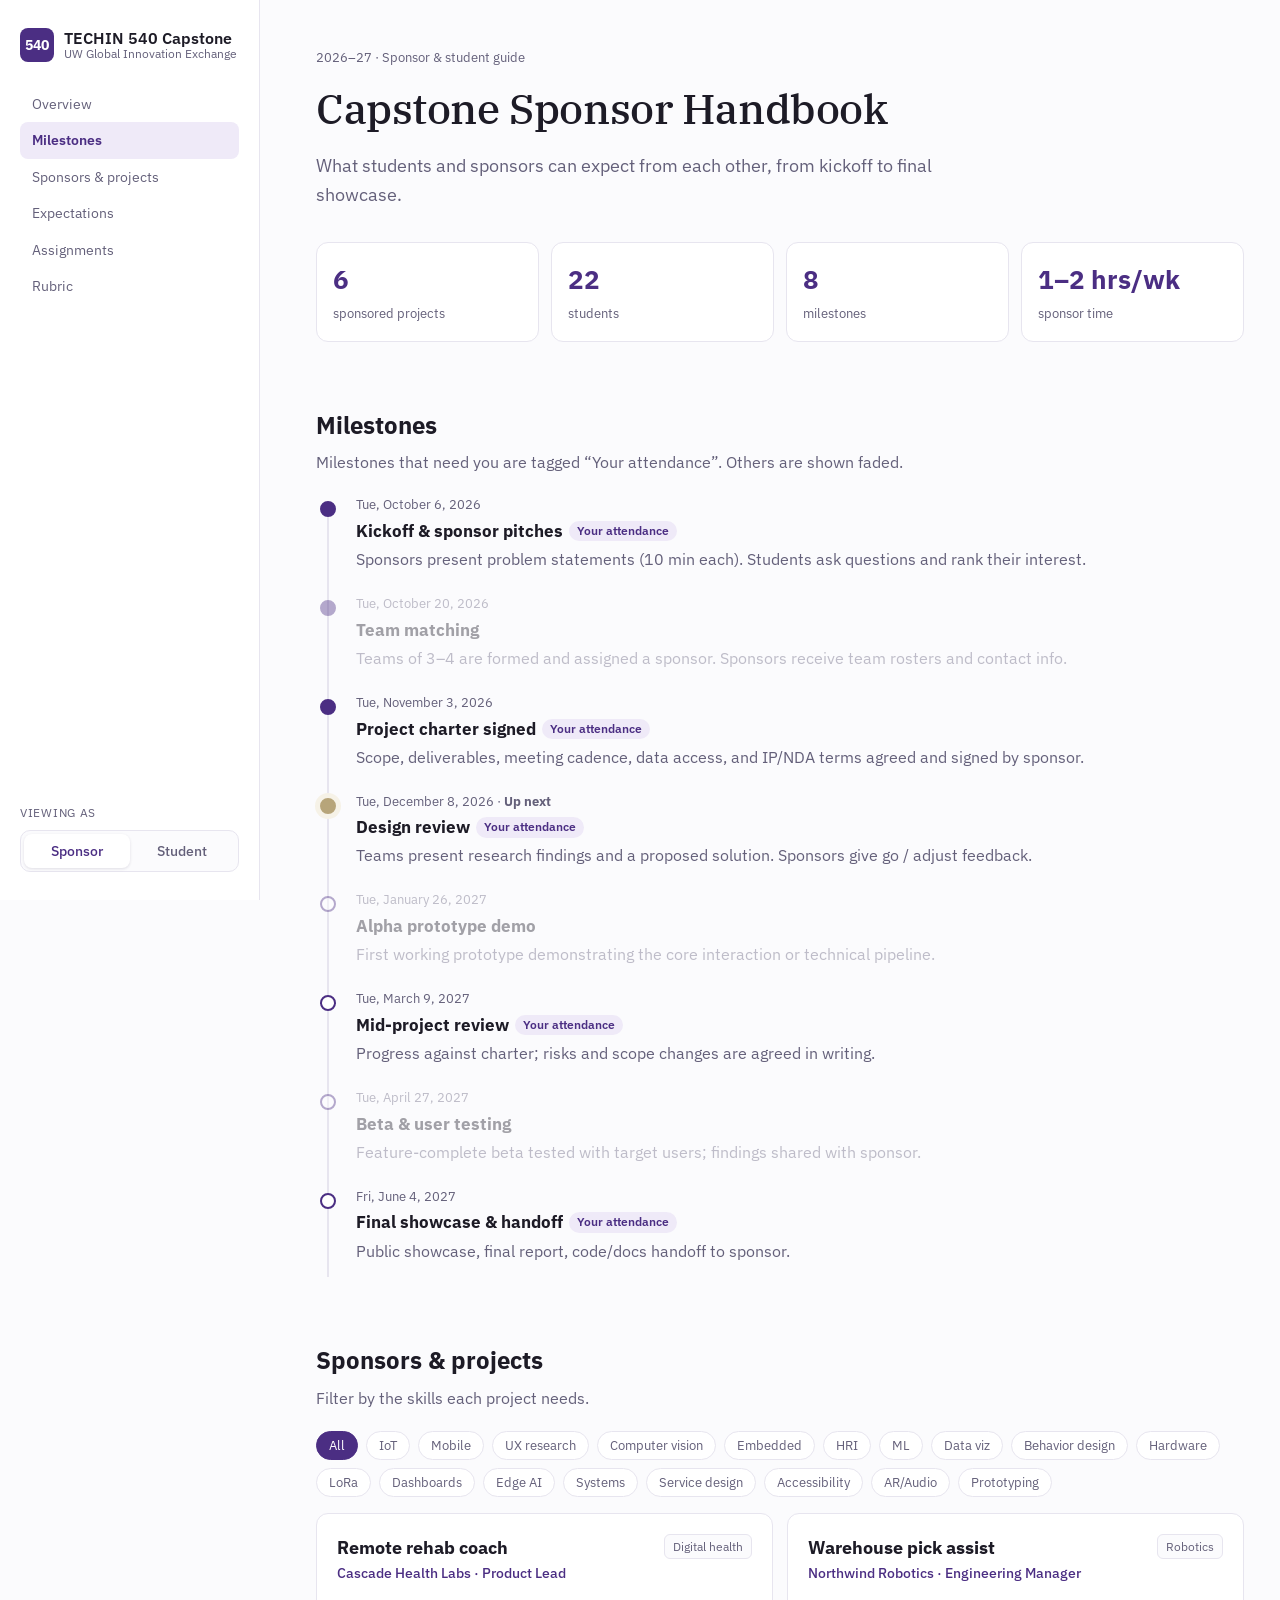
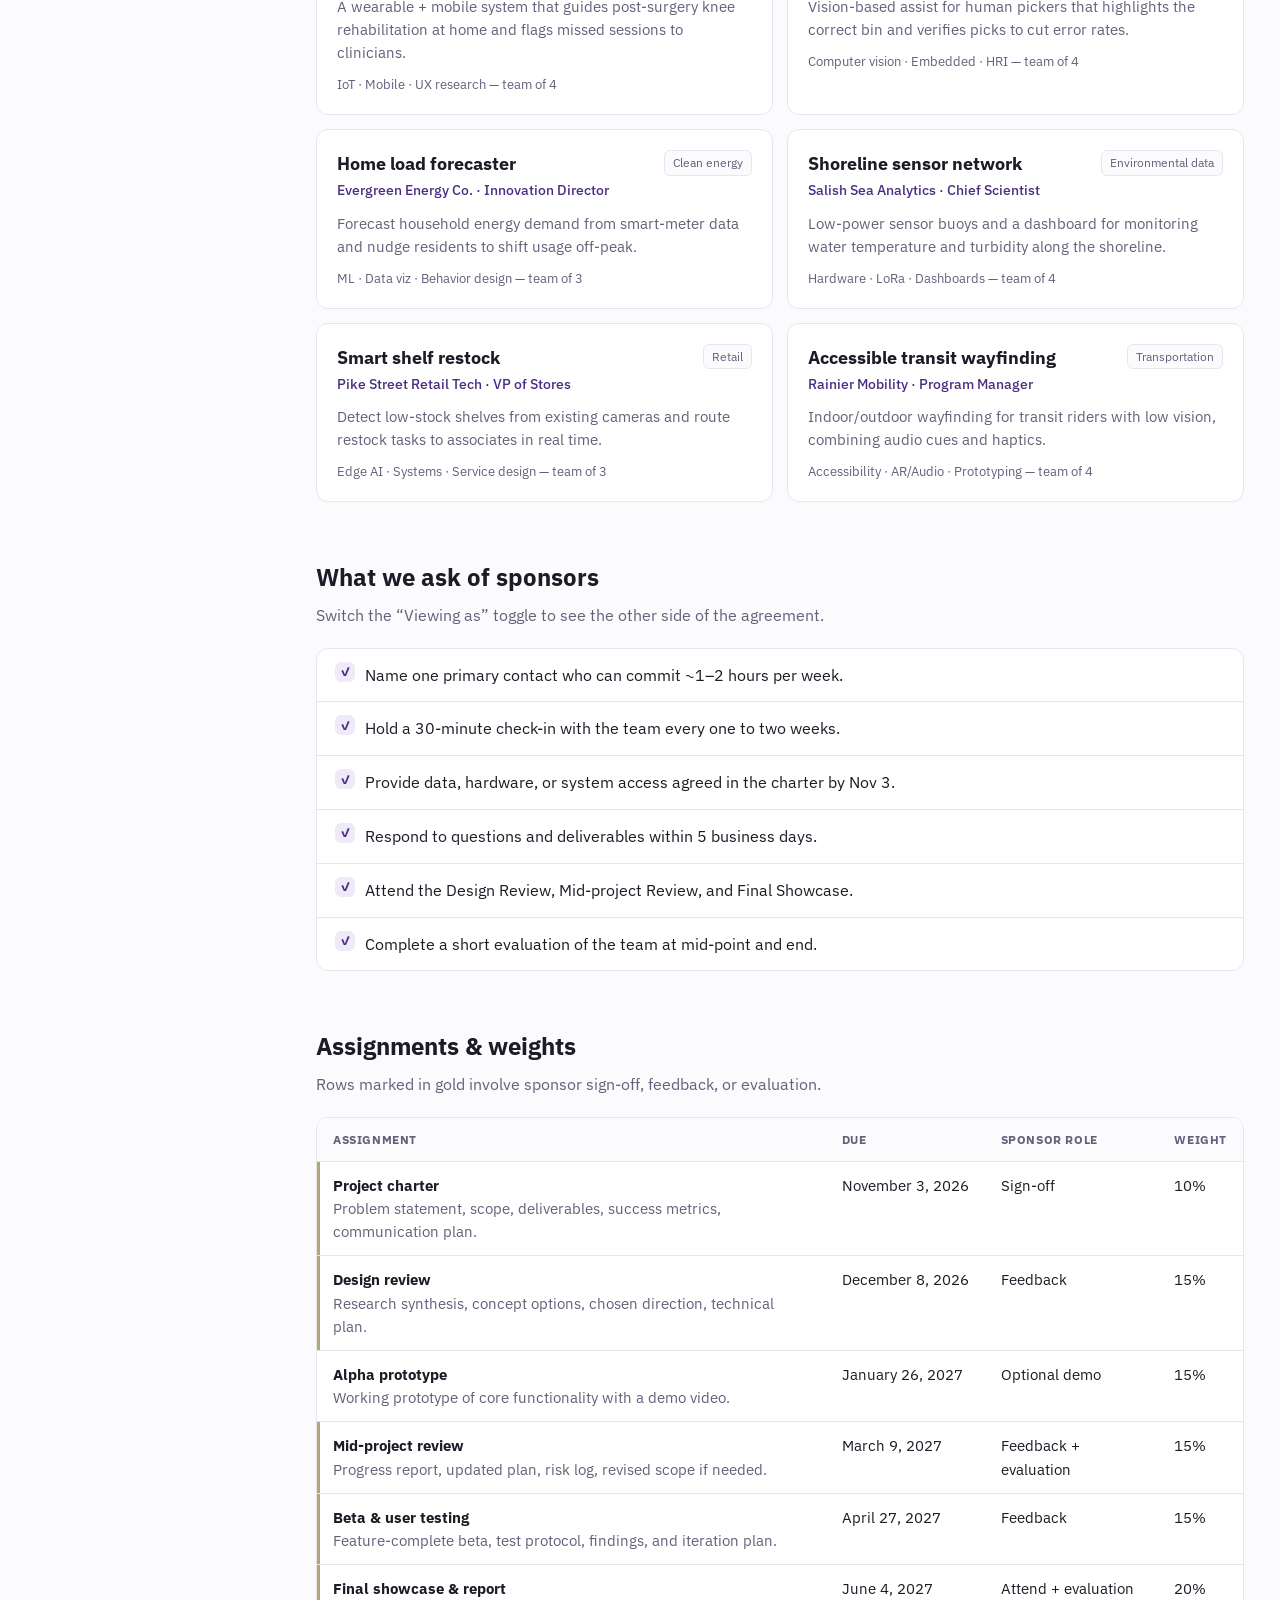
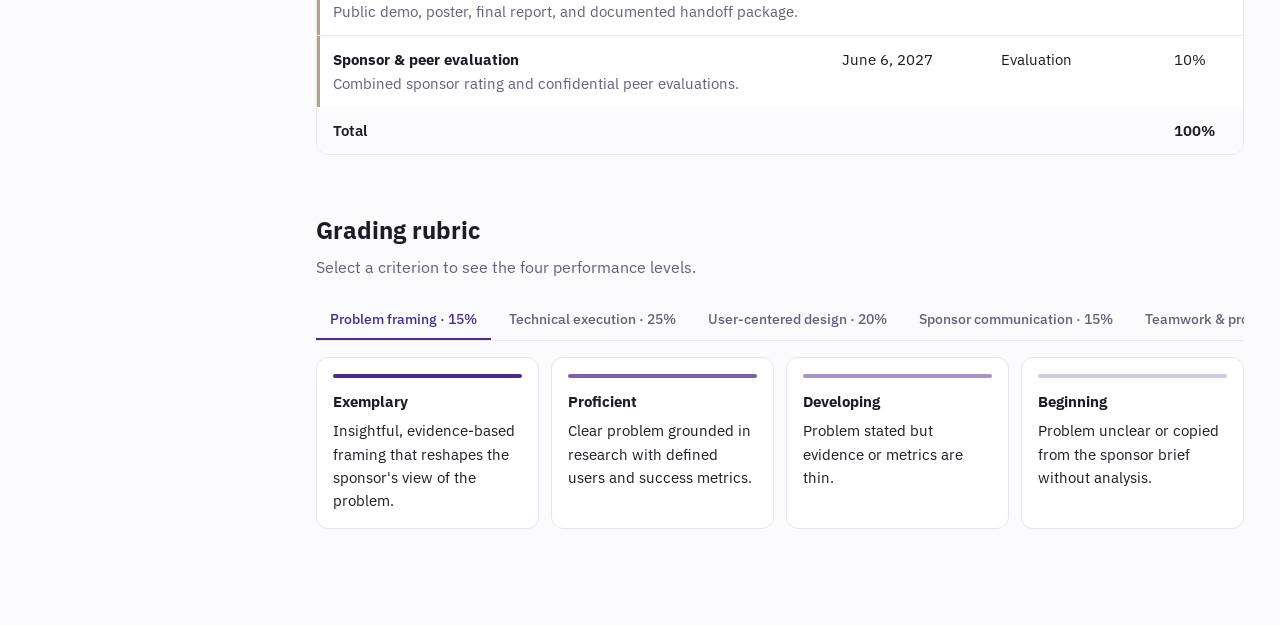
<file: templates/c-handbook.html>
<!doctype html>
<html lang="en">
<head>
<meta charset="utf-8">
<meta name="viewport" content="width=device-width, initial-scale=1">
<title>Capstone Handbook — Template C</title>
<link rel="preconnect" href="https://fonts.googleapis.com">
<link href="https://fonts.googleapis.com/css2?family=IBM+Plex+Sans:wght@400;500;600;700&family=IBM+Plex+Serif:wght@500&display=swap" rel="stylesheet">
<style>
  :root {
    --bg: #fbfbfd;
    --panel: #ffffff;
    --ink: #1d1b26;
    --muted: #64607a;
    --line: #e7e5ef;
    --purple: #4b2e83;
    --purple-soft: #efeaf8;
    --gold: #b7a57a;
    --gold-soft: #f6f2e7;
    --sans: "IBM Plex Sans", system-ui, sans-serif;
    --serif: "IBM Plex Serif", Georgia, serif;
  }
  * { box-sizing: border-box; }
  html { scroll-behavior: smooth; scroll-padding-top: 24px; }
  body { margin: 0; background: var(--bg); color: var(--ink); font: 15.5px/1.6 var(--sans); }
  .layout { display: grid; grid-template-columns: 260px 1fr; min-height: 100vh; }

  aside { position: sticky; top: 0; height: 100vh; border-right: 1px solid var(--line); background: var(--panel); padding: 28px 20px; display: flex; flex-direction: column; gap: 24px; }
  .mark { display: flex; gap: 10px; align-items: center; }
  .mark .sq { width: 34px; height: 34px; border-radius: 8px; background: var(--purple); color: #fff; display: grid; place-items: center; font-weight: 700; font-size: 14px; }
  .mark div:last-child { font-weight: 600; line-height: 1.2; }
  .mark small { display: block; color: var(--muted); font-weight: 400; font-size: 12px; }
  .toc a { display: block; padding: 7px 12px; border-radius: 8px; color: var(--muted); text-decoration: none; font-size: 14px; }
  .toc a:hover { background: var(--bg); color: var(--ink); }
  .toc a.active { background: var(--purple-soft); color: var(--purple); font-weight: 600; }
  .role { margin-top: auto; }
  .role label { font-size: 12px; color: var(--muted); text-transform: uppercase; letter-spacing: .06em; }
  .seg { display: grid; grid-template-columns: 1fr 1fr; background: var(--bg); border: 1px solid var(--line); border-radius: 10px; padding: 3px; margin-top: 6px; }
  .seg button { border: 0; background: transparent; padding: 8px; border-radius: 8px; font: 500 14px var(--sans); color: var(--muted); cursor: pointer; }
  .seg button[aria-pressed="true"] { background: var(--panel); color: var(--purple); box-shadow: 0 1px 3px rgba(30,20,60,.12); }

  main { padding: 48px 56px 96px; max-width: 1040px; }
  .crumb { color: var(--muted); font-size: 13px; }
  h1 { font-family: var(--serif); font-weight: 500; font-size: 42px; margin: 6px 0 10px; letter-spacing: -.01em; }
  .lede { color: var(--muted); font-size: 18px; max-width: 680px; margin: 0; }
  .stats { display: grid; grid-template-columns: repeat(4, 1fr); gap: 12px; margin: 32px 0 8px; }
  .stat { background: var(--panel); border: 1px solid var(--line); border-radius: 12px; padding: 16px; }
  .stat strong { display: block; font-size: 26px; color: var(--purple); }
  .stat span { color: var(--muted); font-size: 13px; }

  section { padding-top: 56px; }
  h2 { font-size: 24px; margin: 0 0 6px; }
  .sub { color: var(--muted); margin: 0 0 20px; }
  .callout { background: var(--gold-soft); border-left: 3px solid var(--gold); padding: 12px 16px; border-radius: 0 8px 8px 0; font-size: 14px; margin-bottom: 20px; }

  .timeline { position: relative; margin: 0; padding: 0; list-style: none; }
  .timeline::before { content: ""; position: absolute; left: 11px; top: 8px; bottom: 8px; width: 2px; background: var(--line); }
  .timeline li { position: relative; padding: 0 0 22px 40px; }
  .timeline .dot { position: absolute; left: 4px; top: 6px; width: 16px; height: 16px; border-radius: 50%; border: 2px solid var(--purple); background: var(--panel); }
  .timeline li.done .dot { background: var(--purple); }
  .timeline li.next .dot { background: var(--gold); border-color: var(--gold); box-shadow: 0 0 0 5px var(--gold-soft); }
  .timeline .when { font-size: 13px; color: var(--muted); }
  .timeline h3 { margin: 2px 0; font-size: 17px; }
  .timeline p { margin: 0; color: var(--muted); }
  .badge { display: inline-block; font-size: 11.5px; font-weight: 600; padding: 1px 8px; border-radius: 999px; background: var(--purple-soft); color: var(--purple); margin-left: 6px; vertical-align: 2px; }
  .timeline li.dim { opacity: .4; }

  .chips { display: flex; flex-wrap: wrap; gap: 8px; margin-bottom: 16px; }
  .chip { border: 1px solid var(--line); background: var(--panel); border-radius: 999px; padding: 5px 12px; font: 13px var(--sans); color: var(--muted); cursor: pointer; }
  .chip[aria-pressed="true"] { background: var(--purple); border-color: var(--purple); color: #fff; }
  .projects { display: grid; grid-template-columns: repeat(2, 1fr); gap: 14px; }
  .project { background: var(--panel); border: 1px solid var(--line); border-radius: 12px; padding: 20px; }
  .project .head { display: flex; justify-content: space-between; align-items: start; gap: 12px; }
  .project h3 { margin: 0; font-size: 18px; }
  .project .sp { color: var(--purple); font-weight: 500; font-size: 14px; }
  .project .sector { font-size: 12px; color: var(--muted); background: var(--bg); border: 1px solid var(--line); border-radius: 6px; padding: 2px 8px; white-space: nowrap; }
  .project p { color: var(--muted); margin: 10px 0; font-size: 14.5px; }
  .project .sk { font-size: 12.5px; color: var(--muted); }

  .checklist { list-style: none; padding: 0; margin: 0; background: var(--panel); border: 1px solid var(--line); border-radius: 12px; }
  .checklist li { padding: 14px 18px 14px 48px; border-bottom: 1px solid var(--line); position: relative; }
  .checklist li:last-child { border-bottom: 0; }
  .checklist li::before { content: "✓"; position: absolute; left: 18px; top: 13px; width: 20px; height: 20px; border-radius: 6px; background: var(--purple-soft); color: var(--purple); font-size: 12px; display: grid; place-items: center; font-weight: 700; }

  table { width: 100%; border-collapse: separate; border-spacing: 0; background: var(--panel); border: 1px solid var(--line); border-radius: 12px; overflow: hidden; }
  th, td { padding: 12px 16px; text-align: left; border-bottom: 1px solid var(--line); font-size: 14.5px; vertical-align: top; }
  th { background: var(--bg); font-size: 12px; text-transform: uppercase; letter-spacing: .05em; color: var(--muted); }
  tr:last-child td { border-bottom: 0; }
  tfoot td { font-weight: 600; background: var(--bg); }
  tr.involved td:first-child { box-shadow: inset 3px 0 0 var(--gold); }

  .tabs { display: flex; gap: 4px; border-bottom: 1px solid var(--line); overflow-x: auto; }
  .tabs button { border: 0; background: none; padding: 10px 14px; font: 500 14px var(--sans); color: var(--muted); cursor: pointer; border-bottom: 2px solid transparent; white-space: nowrap; }
  .tabs button[aria-selected="true"] { color: var(--purple); border-bottom-color: var(--purple); }
  .levels { display: grid; grid-template-columns: repeat(4, 1fr); gap: 12px; margin-top: 16px; }
  .lvl { background: var(--panel); border: 1px solid var(--line); border-radius: 12px; padding: 16px; font-size: 14.5px; }
  .lvl b { display: block; margin-bottom: 6px; }
  .lvl .bar { height: 4px; border-radius: 2px; background: var(--purple); margin-bottom: 12px; }

  @media (max-width: 900px) {
    .layout { grid-template-columns: 1fr; }
    aside { position: static; height: auto; border-right: 0; border-bottom: 1px solid var(--line); }
    .toc { display: flex; flex-wrap: wrap; }
    main { padding: 32px 16px 64px; }
    .stats, .projects, .levels { grid-template-columns: 1fr 1fr; }
    .table-scroll { overflow-x: auto; }
  }
</style>
</head>
<body>
<div class="layout">
  <aside>
    <div class="mark"><div class="sq">540</div><div id="mark-title"></div></div>
    <nav class="toc" id="toc">
      <a href="#overview">Overview</a>
      <a href="#milestones">Milestones</a>
      <a href="#projects">Sponsors &amp; projects</a>
      <a href="#expectations">Expectations</a>
      <a href="#assignments">Assignments</a>
      <a href="#rubric">Rubric</a>
    </nav>
    <div class="role">
      <label>Viewing as</label>
      <div class="seg" role="group" aria-label="Audience">
        <button data-role="sponsors" aria-pressed="true">Sponsor</button>
        <button data-role="students" aria-pressed="false">Student</button>
      </div>
    </div>
  </aside>

  <main>
    <section id="overview" style="padding-top:0">
      <div class="crumb" id="crumb"></div>
      <h1>Capstone Sponsor Handbook</h1>
      <p class="lede" id="tagline"></p>
      <div class="stats" id="stats"></div>
    </section>

    <section id="milestones">
      <h2>Milestones</h2>
      <p class="sub" id="ms-sub"></p>
      <ol class="timeline" id="timeline"></ol>
    </section>

    <section id="projects">
      <h2>Sponsors &amp; projects</h2>
      <p class="sub">Filter by the skills each project needs.</p>
      <div class="chips" id="chips"></div>
      <div class="projects" id="project-grid"></div>
    </section>

    <section id="expectations">
      <h2 id="exp-title"></h2>
      <p class="sub">Switch the “Viewing as” toggle to see the other side of the agreement.</p>
      <ul class="checklist" id="exp-list"></ul>
    </section>

    <section id="assignments">
      <h2>Assignments &amp; weights</h2>
      <p class="sub">Rows marked in gold involve sponsor sign-off, feedback, or evaluation.</p>
      <div class="table-scroll"><table id="assign-table"></table></div>
    </section>

    <section id="rubric">
      <h2>Grading rubric</h2>
      <p class="sub">Select a criterion to see the four performance levels.</p>
      <div class="tabs" role="tablist" id="rubric-tabs"></div>
      <div class="levels" id="rubric-levels"></div>
    </section>
  </main>
</div>

<script src="shared/data.js"></script>
<script>
(() => {
  const D = window.CAPSTONE;
  const $ = (id) => document.getElementById(id);
  const esc = (s) => String(s).replace(/[&<>"]/g, (c) => ({ "&": "&amp;", "<": "&lt;", ">": "&gt;", '"': "&quot;" }[c]));
  const fmt = (iso) => new Date(iso + "T12:00:00").toLocaleDateString("en-US", { weekday: "short", month: "long", day: "numeric", year: "numeric" });
  const today = new Date().toISOString().slice(0, 10);
  const nextIdx = D.milestones.findIndex((m) => m.date >= today);
  const SPONSOR_ROLES_NONE = ["Optional demo"];
  const SPONSOR_OWNERS = ["Sponsors", "Both"];

  let state = { role: "sponsors", skill: "All", tab: 0 };
  const setState = (patch) => { state = { ...state, ...patch }; render(); };

  $("mark-title").innerHTML = `${esc(D.course)} Capstone<small>${esc(D.program)}</small>`;
  $("crumb").textContent = `${D.year} · Sponsor & student guide`;
  $("tagline").textContent = D.tagline;

  const allSkills = ["All", ...new Set(D.sponsors.flatMap((s) => s.skills))];
  const sponsorHours = "1–2 hrs/wk";
  $("stats").innerHTML = [
    [D.sponsors.length, "sponsored projects"],
    [D.sponsors.reduce((n, s) => n + s.team, 0), "students"],
    [D.milestones.length, "milestones"],
    [sponsorHours, "sponsor time"],
  ].map(([v, l]) => `<div class="stat"><strong>${v}</strong><span>${l}</span></div>`).join("");

  function renderTimeline() {
    const sponsorView = state.role === "sponsors";
    $("ms-sub").textContent = sponsorView
      ? "Milestones that need you are tagged “Your attendance”. Others are shown faded."
      : "All course milestones. Sponsor-facing events are tagged.";
    $("timeline").innerHTML = D.milestones.map((m, i) => {
      const cls = [nextIdx === -1 || i < nextIdx ? "done" : i === nextIdx ? "next" : "",
                   sponsorView && !SPONSOR_OWNERS.includes(m.owner) ? "dim" : ""].join(" ");
      const tag = !SPONSOR_OWNERS.includes(m.owner) ? "" : `<span class="badge">${sponsorView ? "Your attendance" : "With sponsor"}</span>`;
      return `<li class="${cls}"><span class="dot"></span>
        <div class="when">${fmt(m.date)}${i === nextIdx ? " · <strong>Up next</strong>" : ""}</div>
        <h3>${esc(m.title)}${tag}</h3><p>${esc(m.detail)}</p></li>`;
    }).join("");
  }

  function renderProjects() {
    $("chips").innerHTML = allSkills.map((k) => `<button class="chip" data-skill="${esc(k)}" aria-pressed="${k === state.skill}">${esc(k)}</button>`).join("");
    const list = D.sponsors.filter((s) => state.skill === "All" || s.skills.includes(state.skill));
    $("project-grid").innerHTML = list.map((s) => `
      <article class="project">
        <div class="head"><div><h3>${esc(s.project)}</h3><div class="sp">${esc(s.name)} · ${esc(s.contact)}</div></div><span class="sector">${esc(s.sector)}</span></div>
        <p>${esc(s.summary)}</p>
        <div class="sk">${s.skills.map(esc).join(" · ")} — team of ${s.team}</div>
      </article>`).join("");
  }

  function renderExpectations() {
    const isSponsor = state.role === "sponsors";
    $("exp-title").textContent = isSponsor ? "What we ask of sponsors" : "What we ask of students";
    $("exp-list").innerHTML = D.expectations[state.role].map((e) => `<li>${esc(e)}</li>`).join("");
  }

  function renderAssignments() {
    const total = D.assignments.reduce((n, a) => n + a.weight, 0);
    $("assign-table").innerHTML =
      `<thead><tr><th>Assignment</th><th>Due</th><th>Sponsor role</th><th>Weight</th></tr></thead><tbody>` +
      D.assignments.map((a) => `<tr class="${SPONSOR_ROLES_NONE.includes(a.sponsorRole) ? "" : "involved"}">
        <td><strong>${esc(a.name)}</strong><br><span style="color:var(--muted)">${esc(a.description)}</span></td>
        <td style="white-space:nowrap">${fmt(a.due).replace(/^\w+, /, "")}</td>
        <td>${esc(a.sponsorRole)}</td><td>${a.weight}%</td></tr>`).join("") +
      `</tbody><tfoot><tr><td colspan="3">Total</td><td>${total}%</td></tr></tfoot>`;
  }

  function renderRubric() {
    $("rubric-tabs").innerHTML = D.rubric.map((r, i) =>
      `<button role="tab" data-tab="${i}" aria-selected="${i === state.tab}">${esc(r.criterion)} · ${r.weight}%</button>`).join("");
    const r = D.rubric[state.tab];
    $("rubric-levels").innerHTML = r.levels.map((l, j) => `
      <div class="lvl"><div class="bar" style="opacity:${1 - j * 0.25}"></div><b>${D.rubricLevels[j]}</b>${esc(l)}</div>`).join("");
  }

  function render() {
    document.querySelectorAll(".seg button").forEach((b) => b.setAttribute("aria-pressed", b.dataset.role === state.role));
    renderTimeline(); renderProjects(); renderExpectations(); renderAssignments(); renderRubric();
  }

  document.querySelector(".seg").addEventListener("click", (e) => { const r = e.target.dataset.role; if (r) setState({ role: r }); });
  $("chips").addEventListener("click", (e) => { const k = e.target.dataset.skill; if (k) setState({ skill: k }); });
  $("rubric-tabs").addEventListener("click", (e) => { const t = e.target.dataset.tab; if (t !== undefined) setState({ tab: Number(t) }); });

  // Highlight the active section in the sidebar
  const links = [...document.querySelectorAll("#toc a")];
  const io = new IntersectionObserver((entries) => entries.forEach((en) => {
    if (en.isIntersecting) links.forEach((a) => a.classList.toggle("active", a.getAttribute("href") === "#" + en.target.id));
  }), { rootMargin: "-30% 0px -60% 0px" });
  document.querySelectorAll("main section").forEach((s) => io.observe(s));

  render();
})();
</script>
</body>
</html>
</file>
<file: assets/css/site.css>
/* Theme: UW purple & gold on light background. Layout: editorial index (Template A). */
:root {
  --devices: #1f7a8c;
  --devices-soft: #e8f3f5;
  --robotics: #c0562f;
  --robotics-soft: #fbeee8;
  --bg: #fbfbfd;
  --panel: #ffffff;
  --tint: #f5f3fa;
  --ink: #1d1b26;
  --muted: #64607a;
  --line: #e7e5ef;
  --purple: #4b2e83;
  --purple-dark: #32185f;
  --purple-soft: #efeaf8;
  --gold: #b7a57a;
  --gold-soft: #f6f2e7;
  --gold-ink: #7a6732;
  --star: #c9a227;
  --star-off: #d9d6e3;
  --sans: "IBM Plex Sans", system-ui, sans-serif;
  --serif: "IBM Plex Serif", Georgia, serif;
  --radius: 14px;
  --header-h: 64px;
}
* { box-sizing: border-box; }
html { scroll-behavior: smooth; }
body { margin: 0; background: var(--bg); color: var(--ink); font: 16px/1.6 var(--sans); }
a { color: var(--purple); }
img { max-width: 100%; display: block; }
.wrap { max-width: 1120px; margin: 0 auto; padding: 0 24px; }
.muted { color: var(--muted); }
.sr-only { position: absolute; width: 1px; height: 1px; overflow: hidden; clip: rect(0 0 0 0); }

/* ---------- Header & nav ---------- */
.site-header { position: sticky; top: 0; z-index: 50; background: rgba(255,255,255,.94); backdrop-filter: blur(8px); border-bottom: 1px solid var(--line); }
.site-header .wrap { display: flex; align-items: center; justify-content: space-between; gap: 16px; height: var(--header-h); }
/* The brand never shrinks, so the nav can't slide over the program name. */
.brand { flex: none; display: flex; align-items: center; gap: 12px; text-decoration: none; color: var(--ink); }
.brand img { height: 30px; width: auto; }
.brand b { font-family: var(--serif); font-weight: 500; font-size: 18px; color: var(--purple); padding-left: 12px; border-left: 1px solid var(--line); white-space: nowrap; }
.nav { display: flex; align-items: center; gap: 2px; }
.nav > a, .nav > .dd > button { white-space: nowrap; text-align: left; padding: 8px 9px; border-radius: 8px; color: var(--muted); text-decoration: none; font: 500 14px var(--sans); background: none; border: 0; cursor: pointer; }
.nav > a:hover, .nav > .dd > button:hover { color: var(--ink); background: var(--tint); }
.nav > a[aria-current="page"], .nav > .dd.active > button { color: var(--purple); background: var(--purple-soft); }
.nav-toggle { display: none; border: 1px solid var(--line); background: var(--panel); border-radius: 8px; padding: 6px 10px; font: 500 14px var(--sans); }

.dd { position: relative; }
.dd-panel { display: none; position: absolute; right: 0; top: calc(100% + 8px); background: var(--panel); border: 1px solid var(--line); border-radius: var(--radius); box-shadow: 0 12px 32px rgba(40,20,80,.12); padding: 18px; width: min(560px, 92vw); grid-template-columns: repeat(2, 1fr); gap: 16px; }
.dd.open .dd-panel { display: grid; }
.dd-panel h4 { margin: 0 0 6px; font-size: 12px; text-transform: uppercase; letter-spacing: .06em; color: var(--muted); }
.dd-panel a { display: flex; justify-content: space-between; padding: 5px 8px; border-radius: 6px; text-decoration: none; color: var(--ink); font-size: 14px; }
.dd-panel a:hover { background: var(--tint); }
.dd-panel a small { color: var(--muted); }
.dd-panel a.now { background: var(--gold-soft); font-weight: 600; }
.dd-panel a.has-due::after { content: "●"; color: var(--purple); font-size: 9px; margin-left: 6px; align-self: center; }

/* ---------- Sponsor marquee ---------- */
.marquee { border-bottom: 1px solid var(--line); background: var(--tint); overflow: hidden; }
.marquee-inner { display: flex; align-items: center; gap: 14px; height: 52px; }
.marquee-label { flex: none; font-size: 11.5px; text-transform: uppercase; letter-spacing: .08em; color: var(--purple); font-weight: 600; padding-right: 14px; border-right: 1px solid var(--line); }
.marquee-viewport { overflow: hidden; flex: 1; min-width: 0; mask-image: linear-gradient(90deg, transparent, #000 6%, #000 94%, transparent); }
.marquee-track { display: flex; width: max-content; animation: scroll 40s linear infinite; }
.marquee:hover .marquee-track, .marquee:focus-within .marquee-track { animation-play-state: paused; }
.marquee-track a { display: flex; align-items: center; gap: 8px; margin-right: 40px; color: var(--ink); text-decoration: none; font-weight: 500; white-space: nowrap; }
.marquee-track a:hover { color: var(--purple); }
.marquee-track .mark img { height: calc(24px * var(--s, 1)); }
.marquee-track .mark.multi { gap: 18px; }

/* Sponsor logo or text mark (banner and thank-you section). White logo backgrounds blend into the panel. */
.mark { display: inline-flex; align-items: center; gap: 6px; }
.mark img { width: auto; mix-blend-mode: multiply; }
.mark-label { font-weight: 600; color: #5e5e5e; white-space: nowrap; }
.mark-text { font-family: var(--serif); font-weight: 500; color: var(--ink); white-space: nowrap; }
@keyframes scroll { to { transform: translateX(-50%); } }
@media (prefers-reduced-motion: reduce) { .marquee-track { animation: none; } .marquee-viewport { overflow-x: auto; } }

/* ---------- Page sections ---------- */
.hero { padding: 64px 0 32px; }
.eyebrow { font-size: 13px; letter-spacing: .08em; text-transform: uppercase; color: var(--purple); font-weight: 600; }
h1 { font-family: var(--serif); font-weight: 500; font-size: clamp(36px, 5.5vw, 64px); line-height: 1.08; margin: 12px 0 16px; letter-spacing: -.02em; }
.lede { font-size: 19px; color: var(--muted); max-width: 660px; margin: 0; }
.lede.one-line { max-width: none; }
section { padding: 56px 0; border-top: 1px solid var(--line); }
h2 { font-family: var(--serif); font-weight: 500; font-size: 32px; margin: 0 0 24px; letter-spacing: -.01em; }
.note { color: var(--muted); margin: 0 0 24px; max-width: 680px; }
.section-head { display: flex; justify-content: space-between; align-items: end; gap: 16px; flex-wrap: wrap; }
.link-arrow { font-weight: 500; text-decoration: none; white-space: nowrap; }
.link-arrow::after { content: " →"; }

/* ---------- Cards, boxes, tables ---------- */
.card, .box { background: var(--panel); border: 1px solid var(--line); border-radius: var(--radius); padding: 24px; }
.cards { display: grid; grid-template-columns: repeat(auto-fill, minmax(310px, 1fr)); gap: 20px; }
.card { display: flex; flex-direction: column; gap: 10px; color: inherit; text-decoration: none; transition: border-color .15s, box-shadow .15s, transform .15s; }
a.card:hover { border-color: var(--purple); box-shadow: 0 8px 24px rgba(75,46,131,.1); transform: translateY(-2px); }
.card .idx { font-family: var(--serif); font-size: 14px; color: var(--muted); }
.card h3 { margin: 0; font-family: var(--serif); font-weight: 500; font-size: 22px; }
.card .sponsor { font-size: 14px; color: var(--purple); font-weight: 600; }
.card p { margin: 0; color: var(--muted); font-size: 15px; }
.tags { display: flex; flex-wrap: wrap; gap: 6px; margin-top: auto; padding-top: 8px; }
.tag { font-size: 12px; border: 1px solid var(--line); border-radius: 6px; padding: 2px 8px; color: var(--muted); background: var(--panel); }
.two { display: grid; grid-template-columns: 1fr 1fr; gap: 20px; }
.box h3 { margin: 0 0 12px; font-family: var(--serif); font-weight: 500; font-size: 22px; }
.box ol, .box ul { margin: 0; padding-left: 20px; }
.box li { margin: 8px 0; }
.box.commit { border-top-width: 4px; }
.box.commit.students { background: var(--purple-soft); border-color: var(--purple-soft); border-top-color: var(--purple); }
.box.commit.students h3, .box.commit.students li::marker { color: var(--purple); }
.box.commit.sponsors { background: var(--gold-soft); border-color: var(--gold-soft); border-top-color: var(--gold); }
.box.commit.sponsors h3, .box.commit.sponsors li::marker { color: var(--gold-ink); }

.table-scroll { overflow-x: auto; border-radius: var(--radius); }
table { width: 100%; border-collapse: separate; border-spacing: 0; background: var(--panel); border: 1px solid var(--line); border-radius: var(--radius); overflow: hidden; font-size: 15px; }
th, td { text-align: left; padding: 14px 16px; border-bottom: 1px solid var(--line); vertical-align: top; }
th { font-size: 12px; text-transform: uppercase; letter-spacing: .06em; color: var(--muted); font-weight: 600; background: var(--tint); }
tr:last-child td { border-bottom: 0; }
tfoot td { font-weight: 600; background: var(--tint); }
td.num { font-family: var(--serif); color: var(--muted); width: 48px; }
td.nowrap { white-space: nowrap; }
.rubric td:first-child { font-weight: 600; width: 190px; }
.rubric td small { display: block; color: var(--muted); font-weight: 400; }

.pill { display: inline-block; font-size: 12px; padding: 2px 10px; border-radius: 999px; font-weight: 500; white-space: nowrap; }
.pill.done { background: #eeedf2; color: var(--muted); }
.pill.next { background: var(--gold-soft); color: var(--gold-ink); }
.pill.upcoming { background: var(--purple-soft); color: var(--purple); }
.pill.tentative { background: #fff; color: var(--gold-ink); border: 1px dashed var(--gold); }
.pill.sponsor { background: var(--gold-soft); color: var(--gold-ink); }
.pill.kind { background: var(--tint); color: var(--muted); border: 1px solid var(--line); }

/* Passed gates and presentations are greyed out; the next deadline is highlighted. */
table.schedule tr.done td { background: #f6f6f8; color: #9a97a8; }
table.schedule tr.done a, table.schedule tr.done .muted { color: #9a97a8; }
table.schedule tr.next td { background: var(--gold-soft); }
table.schedule tr.next td:first-child { box-shadow: inset 3px 0 0 var(--gold); }
.item.done { background: #f6f6f8; color: #8d8a9c; }
.item.done h3, .item.done .meta b, .item.done .question { color: #8d8a9c; }
.item.done table { opacity: .7; }
.item.next { border-color: var(--gold); box-shadow: inset 4px 0 0 var(--gold); }

.weight-bar { height: 6px; background: var(--purple-soft); border-radius: 3px; margin-top: 6px; }
.weight-bar i { display: block; height: 100%; background: var(--purple); border-radius: 3px; }

/* ---------- Demo day countdown (home) ---------- */
.countdown { display: flex; align-items: center; justify-content: space-between; gap: 24px; flex-wrap: wrap; margin-top: 28px; padding: 20px 24px; background: var(--gold-soft); border: 1px solid #e6dcc3; border-radius: var(--radius); }
.countdown[hidden] { display: none; }
.countdown .stat-label { color: var(--gold-ink); }
.countdown-date { font-family: var(--serif); font-size: 22px; color: var(--ink); margin-top: 2px; }
.countdown-units { display: flex; gap: 10px; }
.countdown-units div { min-width: 76px; text-align: center; background: var(--panel); border: 1px solid #e6dcc3; border-radius: 10px; padding: 8px 10px; }
.countdown-units b { display: block; font-family: var(--serif); font-weight: 500; font-size: 32px; line-height: 1.1; color: var(--purple); font-variant-numeric: tabular-nums; }
.countdown-units span { font-size: 11px; text-transform: uppercase; letter-spacing: .06em; color: var(--muted); }
.countdown-done { font-family: var(--serif); font-size: 20px; color: var(--purple); }
@media (max-width: 560px) {
  .countdown-units { width: 100%; gap: 6px; }
  .countdown-units div { flex: 1; min-width: 0; padding: 6px 4px; }
  .countdown-units b { font-size: 24px; }
}

/* ---------- Progress (home) ---------- */
.progress-grid { display: grid; grid-template-columns: 1.3fr 1fr 1fr; gap: 20px; margin-top: 36px; }
.stat-label { font-size: 12px; text-transform: uppercase; letter-spacing: .06em; color: var(--muted); font-weight: 600; }
.stat-big { font-family: var(--serif); font-size: 40px; line-height: 1.1; margin: 6px 0; color: var(--purple); }
.bar { height: 10px; background: var(--purple-soft); border-radius: 5px; overflow: hidden; margin: 12px 0 6px; }
.bar i { display: block; height: 100%; background: linear-gradient(90deg, var(--purple), #7a5bc0); }
.this-week { background: var(--purple); color: #fff; border: 0; }
.this-week .stat-label, .this-week .muted { color: #d9cff0; }
.this-week h3 { font-family: var(--serif); font-weight: 500; font-size: 24px; margin: 6px 0 10px; }
.this-week ul { margin: 0 0 16px; padding-left: 18px; }
.this-week a.btn { background: #fff; color: var(--purple); }

.btn { display: inline-block; padding: 9px 16px; border-radius: 10px; background: var(--purple); color: #fff; text-decoration: none; font: 500 14.5px var(--sans); border: 0; cursor: pointer; }
.btn:hover { background: var(--purple-dark); }
.btn.ghost { background: var(--panel); color: var(--purple); border: 1px solid var(--line); }
.btn.ghost:hover { border-color: var(--purple); }

/* ---------- Gantt chart (home) ---------- */
.gantt-scroll { overflow-x: auto; }
.gantt { --label: 370px; min-width: 860px; background: var(--panel); border: 1px solid var(--line); border-radius: var(--radius); padding: 8px 0; }
.g-row { display: grid; grid-template-columns: var(--label) 1fr; align-items: center; min-height: 34px; color: inherit; text-decoration: none; }
.g-body .g-row:hover { background: var(--tint); }
.g-label { display: flex; align-items: center; gap: 8px; padding: 0 14px 0 18px; font-size: 14px; min-width: 0; }
.g-name { white-space: nowrap; overflow: hidden; text-overflow: ellipsis; min-width: 0; }
.g-name b { font-weight: 600; color: var(--purple); margin-right: 4px; }
.g-track { position: relative; height: 34px; margin-right: 18px; background-image: linear-gradient(90deg, var(--line) 1px, transparent 1px); background-size: calc(100% / var(--weeks, 22)) 100%; }
.g-track::after { content: ""; position: absolute; left: calc(var(--split, .5) * 100%); top: 0; bottom: 0; border-left: 2px solid #d6d2e3; }
.g-head .g-track { height: 46px; background: none; }
.g-head .g-track::after { display: none; }
.g-quarter { position: absolute; top: 2px; font-size: 11.5px; font-weight: 600; letter-spacing: .06em; text-transform: uppercase; color: var(--purple); padding-left: 4px; white-space: nowrap; }
.g-week { position: absolute; bottom: 4px; text-align: center; font-size: 11px; color: var(--muted); }
.g-bar { position: absolute; top: 10px; height: 14px; border-radius: 4px; background: var(--purple); }
.g-diamond { position: absolute; top: 11px; width: 12px; height: 12px; margin-left: -6px; transform: rotate(45deg); background: var(--purple); border-radius: 2px; }
.g-row.tentative .g-bar, .g-row.tentative .g-diamond { background: var(--purple-soft); border: 1.5px dashed var(--purple); }
.g-row.done .g-bar, .g-row.done .g-diamond { background: #cfcdd8; border: 0; }
.g-row.done .g-label, .g-row.done .g-name b { color: #9a97a8; }
.g-row.next { background: var(--gold-soft); box-shadow: inset 4px 0 0 var(--gold); }
.g-row.next .g-bar, .g-row.next .g-diamond { background: var(--gold); border: 0; box-shadow: 0 0 0 3px rgba(183,165,122,.35); }
.g-row.next .g-name { font-weight: 600; }
.g-row.next .g-name b { color: var(--gold-ink); }
.g-sponsor { flex: none; font-size: 11px; font-weight: 600; color: var(--gold-ink); border: 1px solid var(--gold); border-radius: 999px; padding: 0 7px; white-space: nowrap; }
.g-row.done .g-sponsor { color: #9a97a8; border-color: #cfcdd8; }
.g-body { position: relative; }
.g-today { position: absolute; top: -4px; bottom: 0; left: calc(var(--label) + (100% - var(--label) - 18px) * var(--at)); border-left: 2px solid #a4262c; pointer-events: none; }
.g-today span { position: absolute; top: -16px; left: -18px; font-size: 11px; font-weight: 600; color: #a4262c; background: var(--panel); padding: 0 3px; }
.g-legend { display: flex; flex-wrap: wrap; gap: 8px 20px; margin-top: 14px; font-size: 13px; color: var(--muted); align-items: center; }
.g-legend > span { display: inline-flex; align-items: center; gap: 8px; }
.g-legend .g-bar, .g-legend .g-diamond { position: static; display: inline-block; margin: 0; }
.g-legend .g-bar { width: 26px; height: 12px; }
.g-legend .g-diamond { width: 10px; height: 10px; }
.g-legend .g-bar.done { background: #cfcdd8; }
.g-legend .g-bar.next { background: var(--gold); }
.g-legend .g-bar.tentative { background: var(--purple-soft); border: 1.5px dashed var(--purple); }

/* ---------- Assignment items & rubrics ---------- */
.item h4 { margin: 22px 0 10px; font-size: 13px; text-transform: uppercase; letter-spacing: .06em; color: var(--muted); }
.question { font-family: var(--serif); font-size: 19px; margin: 4px 0 0; }
.deliverables { margin: 0; padding-left: 22px; columns: 2; column-gap: 32px; }
.deliverables li { margin: 4px 0; break-inside: avoid; }
.rubric td { font-size: 14px; }
.rubric.levels { table-layout: fixed; min-width: 760px; }
.rubric.levels th:first-child { width: 18%; }
.rubric td small.note { margin-top: 6px; font-style: italic; }
.phrases { margin: 0; padding-left: 16px; }
.phrases li { margin: 2px 0; }
.tentative-note { font-size: 14px; color: var(--gold-ink); margin: 12px 0 0; }

/* ---------- Journey (home) ---------- */
.journey { display: grid; grid-template-columns: repeat(5, minmax(0, 1fr)); gap: 14px; }
.journey .q { padding: 8px 14px; font-size: 12px; font-weight: 600; letter-spacing: .06em; text-transform: uppercase; border-top: 3px solid var(--purple); background: var(--purple-soft); color: var(--purple); }
.journey .q { grid-row: 1; }
.journey .stage { grid-row: 2; }
.journey .q.autumn { grid-column: 1 / 3; }
.journey .q.winter { grid-column: 3 / 6; border-color: var(--gold); background: var(--gold-soft); color: var(--gold-ink); }
.journey .stage { background: var(--panel); border: 1px solid var(--line); border-radius: 12px; padding: 16px; position: relative; }
.journey .stage h3 { margin: 0 0 6px; font-family: var(--serif); font-weight: 500; font-size: 20px; }
.journey .stage p { margin: 0; font-size: 14px; color: var(--muted); }
.journey .stage:not(.end)::after { content: "→"; position: absolute; right: -13px; top: 16px; color: var(--purple); background: var(--bg); line-height: 1; }
.journey .loop { grid-row: 3; grid-column: 1 / 5; text-align: center; border: 2px solid var(--purple); border-top: 0; border-radius: 0 0 12px 12px; padding: 8px 12px; color: var(--purple); font-size: 14px; }
.rows { list-style: none; margin: 0; padding: 0; border-top: 2px solid var(--ink); }
.rows li { display: grid; grid-template-columns: minmax(0, .8fr) minmax(0, 1.6fr); gap: 24px; padding: 16px 0; border-bottom: 1px solid var(--line); }
.rows h3 { margin: 0; font-family: var(--serif); font-weight: 500; font-size: 20px; }
.rows p { margin: 0; color: var(--muted); }
/* Project cards, colour-coded by track. Mixed-track cards blend from devices to robotics. */
.project-card { position: relative; overflow: hidden; border-top-color: transparent; }
.project-card::before { content: ""; position: absolute; inset: 0 0 auto; height: 5px; background: var(--track-bar); }
.project-card .track-label { color: var(--track-ink); font-weight: 600; }
a.project-card:hover { border-color: var(--track-ink); box-shadow: 0 8px 24px rgba(40,20,80,.1); }
.track-devices { --track-bar: var(--devices); --track-ink: var(--devices); }
.track-robotics { --track-bar: var(--robotics); --track-ink: var(--robotics); }
.track-mixed { --track-bar: linear-gradient(90deg, var(--devices), var(--robotics)); --track-ink: #7a5a5e; }
.project-card.track-devices { background: var(--devices-soft); }
.project-card.track-robotics { background: var(--robotics-soft); }
.project-card.track-mixed { background: linear-gradient(120deg, var(--devices-soft), var(--robotics-soft)); }
.project-card .tag { background: rgba(255,255,255,.7); }
.track-legend { display: flex; flex-wrap: wrap; gap: 8px 20px; margin: -8px 0 20px; font-size: 14px; color: var(--muted); }
.track-legend span { display: inline-flex; align-items: center; gap: 8px; }
.track-legend i { width: 28px; height: 8px; border-radius: 4px; background: var(--track-bar); }
.cards.three { grid-template-columns: repeat(3, minmax(0, 1fr)); }

/* Project filters (projects.html). Track chips carry the track colour, so they double as the legend. */
.project-filters { display: grid; gap: 10px; margin: -8px 0 22px; }
.filter-row { display: grid; grid-template-columns: 72px 1fr; align-items: start; gap: 12px; }
.filter-label { padding-top: 6px; font-size: 12px; font-weight: 600; letter-spacing: .06em; text-transform: uppercase; color: var(--muted); }
.chips { display: flex; flex-wrap: wrap; gap: 8px; }
.chip { display: inline-flex; align-items: center; gap: 8px; padding: 5px 12px; border: 1px solid var(--line); border-radius: 999px; background: var(--panel); color: var(--ink); font: 500 14px var(--sans); cursor: pointer; transition: border-color .15s, background .15s; }
.chip:hover:not(:disabled) { border-color: var(--purple); }
.chip:focus-visible, .link-btn:focus-visible { outline: 2px solid var(--purple); outline-offset: 2px; }
.chip i { width: 18px; height: 6px; border-radius: 3px; background: var(--track-bar); }
.chip .n { font-size: 12px; color: var(--muted); }
.chip[aria-pressed="true"] { background: var(--purple); border-color: var(--purple); color: #fff; }
.chip[aria-pressed="true"] .n { color: rgba(255,255,255,.8); }
.chip:disabled { opacity: .45; cursor: default; }
.filter-status { margin: 4px 0 0; font-size: 14px; color: var(--muted); }
.link-btn { padding: 0; border: 0; background: none; color: var(--purple); font: inherit; text-decoration: underline; cursor: pointer; }
.cards > [hidden], .project-filters [hidden], .empty[hidden] { display: none; }
@media (max-width: 560px) {
  .filter-row { grid-template-columns: 1fr; gap: 6px; }
  .filter-label { padding-top: 0; }
}
.card.accent { border-top: 4px solid var(--purple); }
.card.accent.gold { border-top-color: var(--gold); }

/* ---------- Week page ---------- */
.week-nav { display: flex; justify-content: space-between; gap: 12px; margin-top: 28px; flex-wrap: wrap; }
.callout { background: var(--gold-soft); border-left: 3px solid var(--gold); padding: 14px 18px; border-radius: 0 10px 10px 0; }
.item { background: var(--panel); border: 1px solid var(--line); border-radius: var(--radius); padding: 22px 24px; margin-bottom: 16px; }
.item-head { display: flex; justify-content: space-between; gap: 12px; flex-wrap: wrap; align-items: baseline; }
.item h3 { margin: 0; font-family: var(--serif); font-weight: 500; font-size: 22px; }
.meta { display: flex; flex-wrap: wrap; gap: 8px 20px; font-size: 14px; color: var(--muted); margin: 8px 0 12px; }
.meta b { color: var(--ink); font-weight: 600; }
.empty { color: var(--muted); padding: 20px 24px; border: 1px dashed var(--line); border-radius: var(--radius); }

/* ---------- Project page ---------- */
.team { display: grid; grid-template-columns: repeat(auto-fill, minmax(200px, 1fr)); gap: 20px; }
.person { background: var(--panel); border: 1px solid var(--line); border-radius: var(--radius); overflow: hidden; }
.person .photo { aspect-ratio: 1; background: linear-gradient(135deg, var(--purple-soft), var(--gold-soft)); display: grid; place-items: center; font-family: var(--serif); font-size: 48px; color: var(--purple); }
.person .photo img { width: 100%; height: 100%; object-fit: cover; }
.person .photo .silhouette { width: 45%; height: 45%; fill: currentColor; opacity: .45; }
.person .info { padding: 14px 16px; }
.person .info b { display: block; }
.person .info span { color: var(--muted); font-size: 14px; }
.facts { display: grid; grid-template-columns: repeat(auto-fill, minmax(180px, 1fr)); gap: 16px; margin-top: 28px; }
.facts div { border-left: 3px solid var(--gold); padding-left: 12px; }
.facts b { display: block; font-size: 12px; text-transform: uppercase; letter-spacing: .06em; color: var(--muted); }
.back { display: inline-block; margin-bottom: 8px; font-size: 14px; text-decoration: none; }
.back::before { content: "← "; }

/* ---------- Contact ---------- */
.contact-grid { display: grid; grid-template-columns: 1fr 1.2fr; gap: 28px; align-items: start; }
.contact-group { margin-bottom: 28px; }
.contact-topic { margin: 6px 0 12px; }
.contact-card { margin-bottom: 12px; }
.contact-card h3 { margin: 0; font-family: var(--serif); font-weight: 500; font-size: 20px; }
.contact-card p { margin: 4px 0; font-size: 15px; }
form .field { margin-bottom: 16px; }
form label { display: block; font-weight: 500; font-size: 14px; margin-bottom: 6px; }
form input, form select, form textarea { width: 100%; padding: 10px 12px; border: 1px solid var(--line); border-radius: 10px; font: 15px var(--sans); background: var(--panel); color: var(--ink); }
form input:focus, form select:focus, form textarea:focus { outline: 2px solid var(--purple-soft); border-color: var(--purple); }
form textarea { min-height: 140px; resize: vertical; }
.field-error { color: #a4262c; font-size: 13px; margin-top: 4px; min-height: 1em; }
[aria-invalid="true"] { border-color: #a4262c !important; }
.form-status { margin-top: 12px; font-size: 14px; }

/* ---------- Sponsor feedback ---------- */
.feedback-steps li { grid-template-columns: 1fr; gap: 4px; }
.feedback-steps h3 { font-size: 18px; }
.feedback-steps p { margin: 0; }
form fieldset.rating { border: 0; padding: 0; margin: 0 0 16px; min-width: 0; }
form .rating legend { padding: 0; font-weight: 500; font-size: 14px; margin-bottom: 6px; }
.stars { position: relative; display: inline-flex; vertical-align: middle; }
form .stars input { position: absolute; opacity: 0; width: 1px; height: 1px; padding: 0; margin: 0; }
form .stars label { margin: 0; padding: 0 3px; font-size: 34px; line-height: 1; font-weight: 400; color: var(--star-off); cursor: pointer; }
.stars label.on, .stars:hover label { color: var(--star); }
.stars label:hover ~ label { color: var(--star-off); }
.stars input:focus-visible + label { outline: 2px solid var(--purple); outline-offset: 2px; border-radius: 6px; }
.star-caption { margin-left: 10px; font-size: 14px; color: var(--muted); vertical-align: middle; }
.followup { background: var(--gold-soft); border-left: 3px solid var(--gold); padding: 10px 14px; border-radius: 0 10px 10px 0; margin: -4px 0 16px; font-size: 14.5px; }
form label.check { display: flex; gap: 10px; align-items: flex-start; font-weight: 400; font-size: 15px; margin: -4px 0 16px; cursor: pointer; }
form .check input { width: auto; padding: 0; margin-top: 5px; accent-color: var(--purple); }
.followup[hidden], .check[hidden], .fallback[hidden] { display: none; }
form textarea.short { min-height: 80px; }
.hp { position: absolute; left: -10000px; width: 1px; height: 1px; overflow: hidden; }
.fallback { display: flex; flex-wrap: wrap; gap: 10px; margin-top: 12px; }
.btn:disabled { opacity: .6; cursor: progress; }

/* ---------- Thank you (home) ---------- */
.thanks-grid { display: grid; grid-template-columns: repeat(auto-fill, minmax(240px, 1fr)); gap: 16px; }
.thanks-card { display: flex; flex-direction: column; gap: 6px; padding: 20px; background: var(--panel); border: 1px solid var(--line); border-radius: var(--radius); color: inherit; text-decoration: none; transition: border-color .15s; }
.thanks-card:hover { border-color: var(--purple); }
.thanks-logo { min-height: 72px; display: flex; align-items: center; margin-bottom: 8px; min-width: 0; }
.thanks-logo .mark { flex-wrap: wrap; gap: 4px 8px; max-width: 100%; }
.thanks-logo .mark img { height: calc(36px * var(--s, 1)); max-width: 100%; object-fit: contain; }
.thanks-logo .mark-label { font-size: 17px; }
/* Several logos stack one per line so each keeps a readable size. */
.thanks-logo .mark.multi { flex-direction: column; align-items: flex-start; gap: 10px; }
.thanks-logo .mark.multi img { min-width: 0; }
.thanks-logo .mark-text { font-size: 24px; white-space: normal; }
.thanks-card b { font-size: 15px; }
.thanks-card span { font-size: 13.5px; color: var(--muted); line-height: 1.45; }

/* ---------- Interested in sponsoring (home) ---------- */
.sponsor-cta { display: grid; grid-template-columns: minmax(0, 1.4fr) minmax(0, 1fr); gap: 28px; align-items: center; background: var(--purple-soft); border-left: 4px solid var(--purple); border-radius: 0 var(--radius) var(--radius) 0; padding: 28px; }
.sponsor-cta p { margin: 0; font-size: 17px; }
.sponsor-cta-contact { display: flex; flex-wrap: wrap; align-items: center; justify-content: space-between; gap: 16px; background: var(--panel); border-radius: var(--radius); padding: 18px 20px; }
@media (max-width: 720px) { .sponsor-cta { grid-template-columns: 1fr; padding: 20px; } }

/* ---------- Demo day ---------- */
.countdown-link { flex-basis: 100%; justify-self: start; width: max-content; }
.demo-facts { display: grid; grid-template-columns: repeat(auto-fit, minmax(220px, 1fr)); gap: 16px; margin-top: 28px; }
.demo-facts div { border-left: 3px solid var(--gold); padding-left: 12px; }
.demo-facts b { display: block; font-size: 12px; text-transform: uppercase; letter-spacing: .06em; color: var(--muted); }
.demo-facts .pill { margin-left: 8px; vertical-align: middle; }
.demo-actions { display: flex; flex-wrap: wrap; gap: 10px; margin-top: 24px; }
.demo-agenda { list-style: none; margin: 0; padding: 0; counter-reset: step; border-top: 2px solid var(--ink); }
.demo-agenda li { display: grid; grid-template-columns: 48px minmax(0, .8fr) minmax(0, 1.6fr); gap: 24px; padding: 16px 0; border-bottom: 1px solid var(--line); counter-increment: step; }
.demo-agenda li::before { content: counter(step, decimal-leading-zero); font-family: var(--serif); font-size: 22px; color: var(--gold-ink); line-height: 1.2; }
.demo-agenda h3 { margin: 0; font-family: var(--serif); font-weight: 500; font-size: 20px; }
.demo-agenda p { margin: 0; color: var(--muted); }
.demo-tracks { display: grid; grid-template-columns: repeat(auto-fit, minmax(280px, 1fr)); gap: 20px; }
.demo-track { background: var(--panel); border: 1px solid var(--line); border-radius: var(--radius); padding: 20px 24px; }
.demo-track h3 { display: flex; align-items: center; gap: 10px; margin: 0 0 12px; font-family: var(--serif); font-weight: 500; font-size: 20px; }
.demo-track h3 i { width: 28px; height: 8px; border-radius: 4px; background: var(--track-bar); }
.demo-track ul { list-style: none; margin: 0; padding: 0; }
.demo-track li { display: flex; flex-direction: column; padding: 8px 0; border-top: 1px solid var(--line); font-size: 15px; }
.demo-track li .muted { font-size: 13px; }

/* ---------- Past cohorts (home) ---------- */
#alumni[hidden], .cards[hidden], .testimonials[hidden] { display: none; }
.testimonials { display: grid; grid-template-columns: repeat(auto-fit, minmax(300px, 1fr)); gap: 20px; margin-top: 20px; }
.testimonial { margin: 0; padding: 24px 28px; background: var(--gold-soft); border-left: 3px solid var(--gold); border-radius: 0 var(--radius) var(--radius) 0; }
.testimonial p { margin: 0 0 14px; font-family: var(--serif); font-size: 18px; line-height: 1.5; color: var(--ink); }
.testimonial footer { display: flex; flex-direction: column; font-size: 14px; color: var(--muted); }
.testimonial footer b { color: var(--ink); }

/* ---------- Thank-you teams & feedback windows ---------- */
.thanks-card .thanks-project { display: block; margin-top: 6px; color: var(--ink); font-weight: 600; }
.thanks-team { display: block; font-size: 12.5px; color: var(--muted); }
.windows { list-style: none; margin: 8px 0 0; padding: 0; font-size: 14px; }
.windows li { padding: 4px 0; color: var(--muted); }
.windows li b { color: var(--ink); font-weight: 600; }
.windows li.past { opacity: .6; }
.windows li.open b { color: var(--gold-ink); }
@media (max-width: 860px) { .demo-agenda li { grid-template-columns: 40px 1fr; } .demo-agenda p { grid-column: 2; } }

/* ---------- Footer ---------- */
.site-footer { border-top: 1px solid var(--line); padding: 36px 0 56px; color: var(--muted); font-size: 14px; margin-top: 24px; }
.site-footer .wrap { display: flex; justify-content: space-between; gap: 16px; flex-wrap: wrap; }
.site-footer a { color: var(--muted); }

/* ---------- Responsive ---------- */
@media (max-width: 1080px) {
  .nav-toggle { display: block; }
  .nav { display: none; position: absolute; top: var(--header-h); left: 0; right: 0; background: var(--panel); border-bottom: 1px solid var(--line); flex-direction: column; align-items: stretch; padding: 12px 16px; }
  .nav.open { display: flex; }
  .dd-panel { position: static; width: 100%; grid-template-columns: 1fr; box-shadow: none; margin-top: 8px; }
}
@media (max-width: 860px) {
  .wrap { padding: 0 16px; }
  .two, .progress-grid, .contact-grid, .cards.three { grid-template-columns: 1fr; }
  .brand b { display: none; }
  .brand img { height: 28px; }
  .deliverables { columns: 1; }
  .journey { grid-template-columns: 1fr; }
  .journey .q.autumn, .journey .q.winter, .journey .loop { grid-column: 1; }
  .journey .q, .journey .stage, .journey .loop { grid-row: auto; }
  .journey .loop { border-top: 2px solid var(--purple); border-radius: 12px; }
  .journey .stage::after { display: none; }
  .rows li { grid-template-columns: 1fr; gap: 4px; }
  .table-scroll table { min-width: 680px; }
  .gantt { --label: 230px; }
}
</file>
